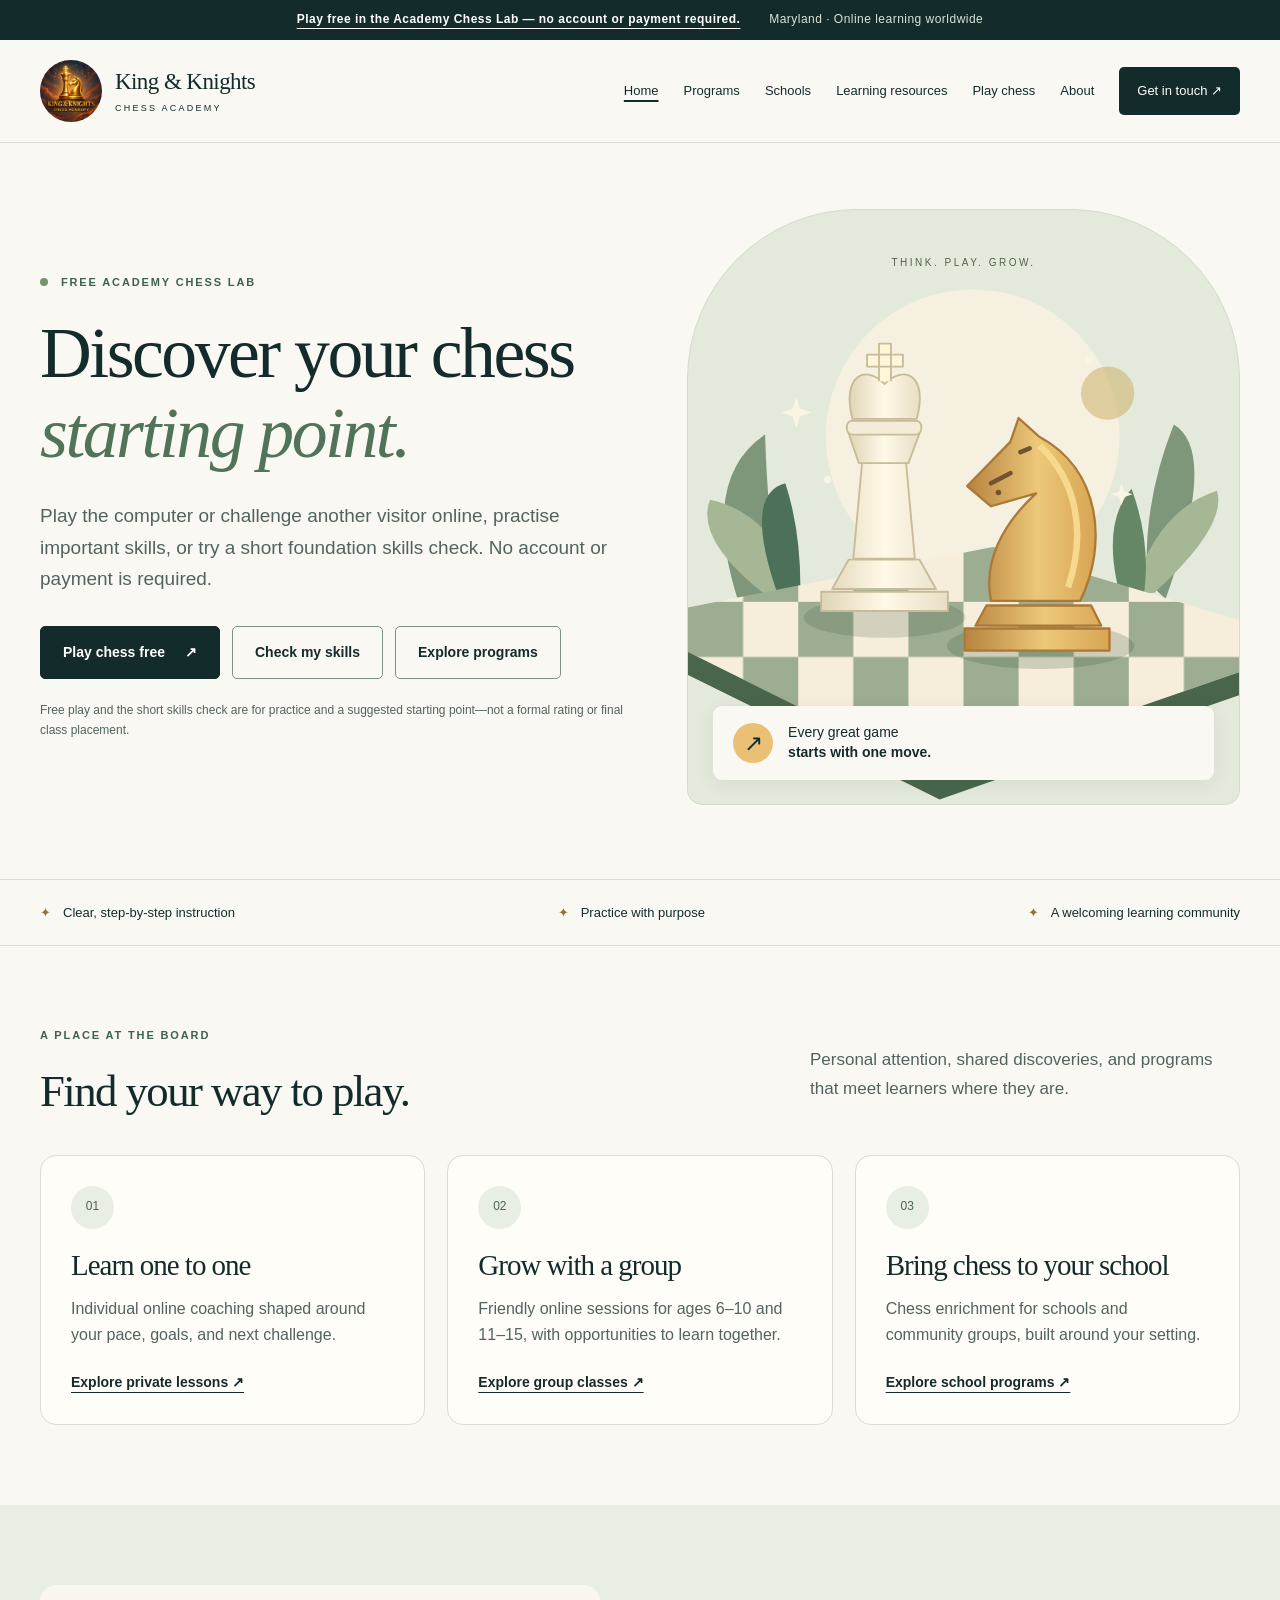
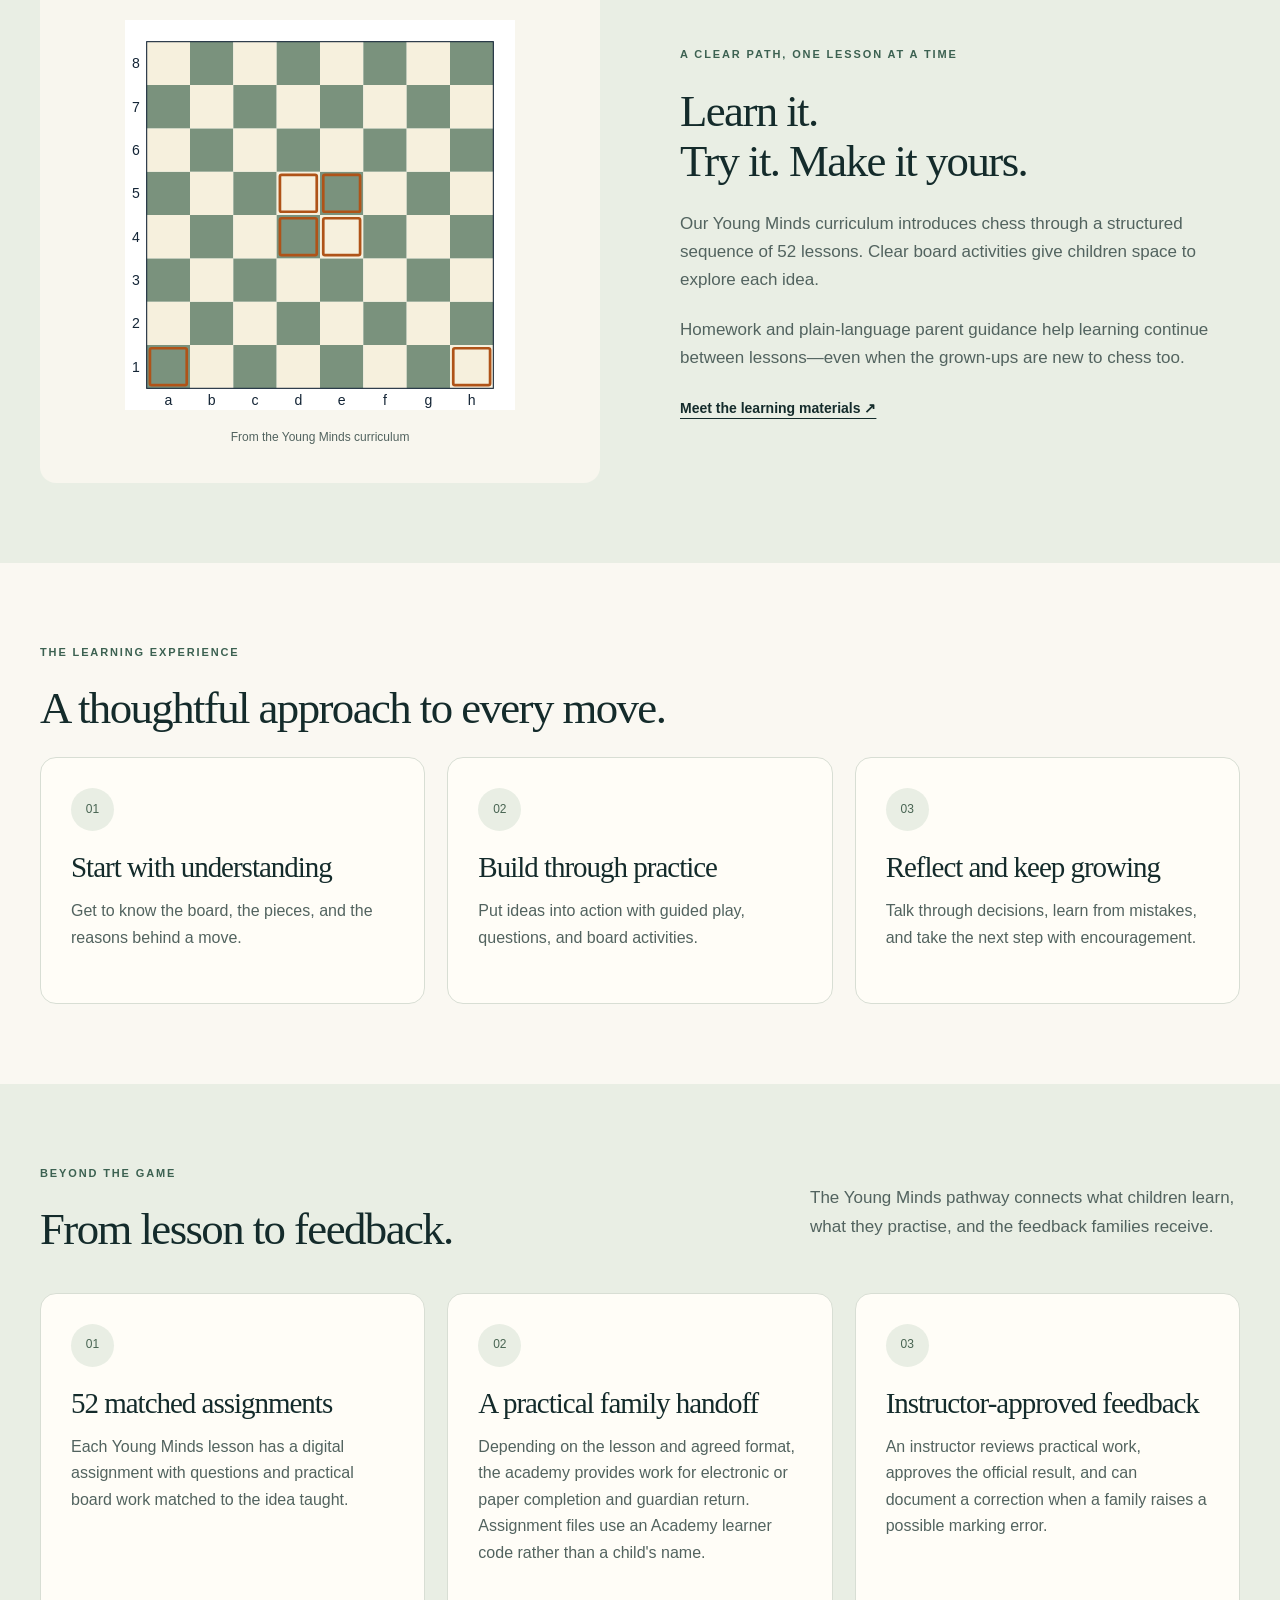
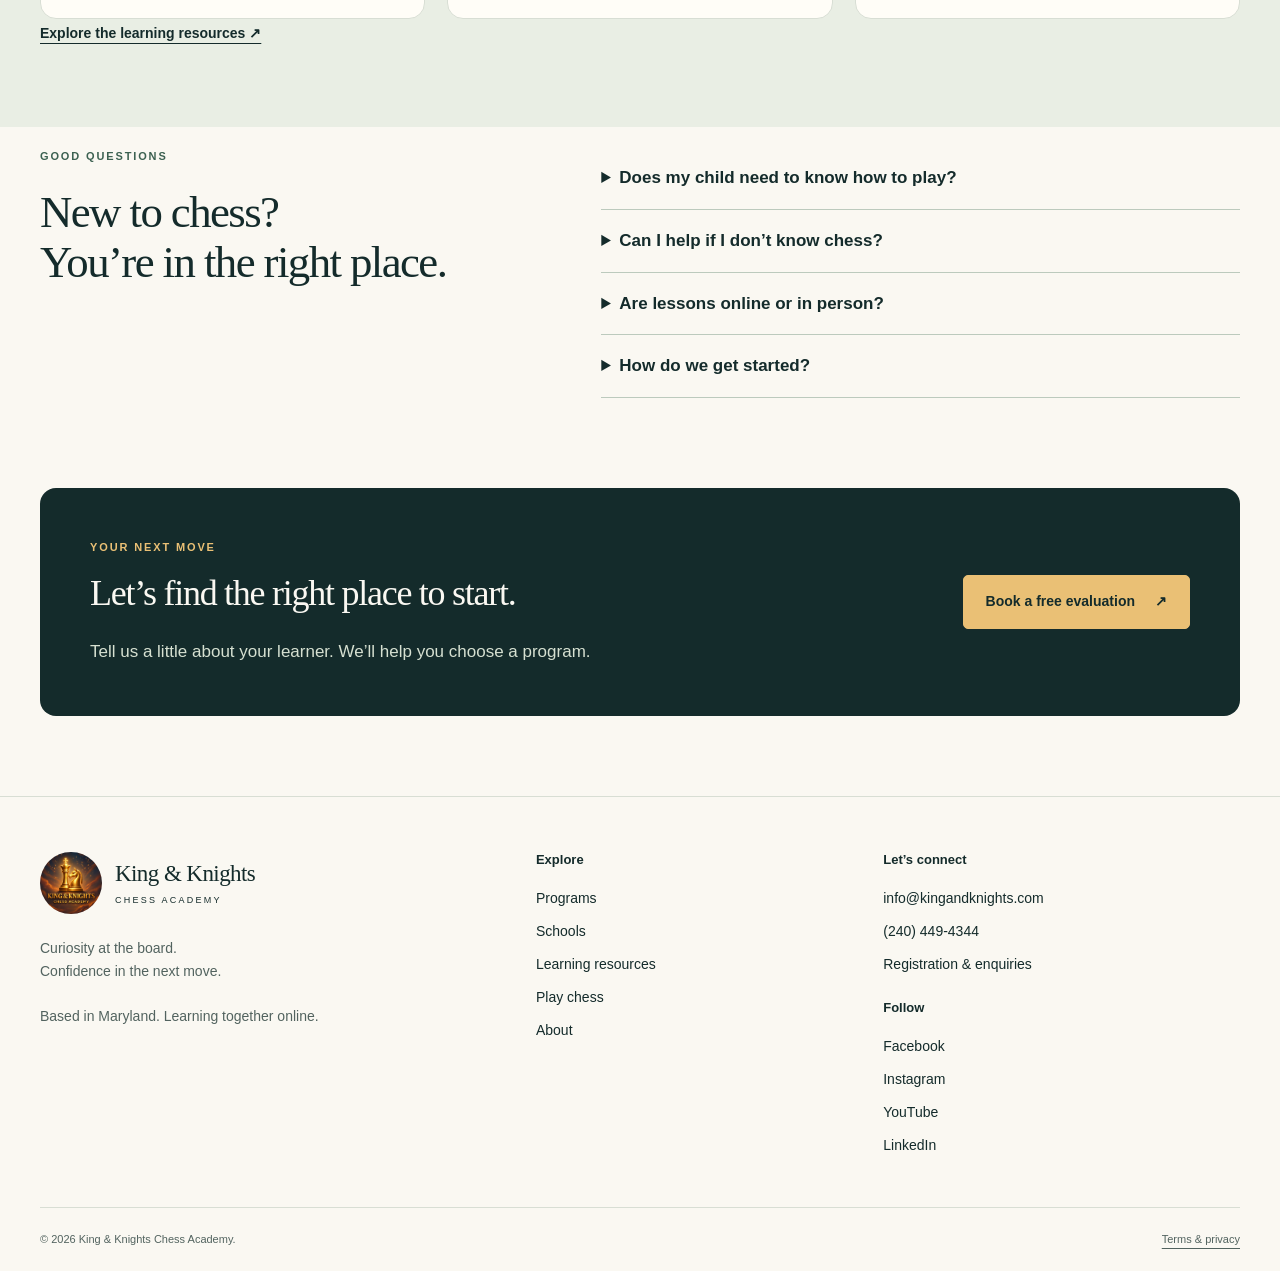
<file: index.html>
<!doctype html>
<html lang="en"><head><meta charset="utf-8"><meta name="viewport" content="width=device-width,initial-scale=1"><title>Chess lessons for curious minds | King &amp; Knights Chess Academy</title><meta name="description" content="Welcoming chess lessons for children and adults. Explore private coaching, online groups, school programs, and the Young Minds curriculum."><link rel="canonical" href="https://kingandknights.com/"><meta name="theme-color" content="#142b2b"><meta property="og:type" content="website"><meta property="og:title" content="Chess lessons for curious minds | King &amp; Knights Chess Academy"><meta property="og:description" content="Welcoming chess lessons for children and adults. Explore private coaching, online groups, school programs, and the Young Minds curriculum."><meta property="og:url" content="https://kingandknights.com/"><meta property="og:image" content="https://kingandknights.com/assets/academy-logo.jpg"><meta name="twitter:card" content="summary"><link rel="icon" href="assets/favicon.svg" type="image/svg+xml"><link rel="stylesheet" href="style.css"><script src="script.js" defer></script><script type="application/ld+json">{"@context": "https://schema.org", "@type": "EducationalOrganization", "name": "King & Knights Chess Academy", "url": "https://kingandknights.com/", "logo": "https://kingandknights.com/assets/academy-logo.jpg", "email": "info@kingandknights.com", "telephone": "+1-240-449-4344"}</script></head>
<body><a class="skip" href="#main">Skip to content</a><div class="announcement"><a href="chess-lab/">Play free in the Academy Chess Lab — no account or payment required.</a> <span>Maryland · Online learning worldwide</span></div><header class="site-header"><div class="wrap header-inner"><a class="brand" href="index.html" aria-label="King and Knights Chess Academy home"><img src="assets/academy-logo.jpg" width="62" height="62" alt=""><span>King &amp; Knights<small>CHESS ACADEMY</small></span></a><button class="menu-toggle" aria-controls="navigation" aria-expanded="false" type="button">Menu <span aria-hidden="true">☰</span></button><nav id="navigation" aria-label="Main navigation"><a href="index.html" aria-current="page">Home</a><a href="services.html">Programs</a><a href="schools.html">Schools</a><a href="resources.html">Learning resources</a><a href="chess-lab/">Play chess</a><a href="about.html">About</a><a class="nav-contact" href="contact.html" >Get in touch <span aria-hidden="true">↗</span></a></nav></div></header>
<main id="main"><section class="wrap hero"><div class="hero-copy"><p class="eyebrow"><span class="dot"></span> Free Academy Chess Lab</p><h1>Discover your chess <em>starting point.</em></h1><p class="lead">Play the computer or challenge another visitor online, practise important skills, or try a short foundation skills check. No account or payment is required.</p><div class="actions"><a class="button" href="chess-lab/">Play chess free <span aria-hidden="true">↗</span></a><a class="button secondary" href="chess-lab/?mode=assess">Check my skills</a><a class="button secondary" href="services.html">Explore programs</a></div><p class="hero-note">Free play and the short skills check are for practice and a suggested starting point—not a formal rating or final class placement.</p></div><div class="hero-art"><div class="art-label">THINK. PLAY. GROW.</div><img src="assets/chess-garden.svg" width="600" height="580" alt="Illustration of a gold knight and ivory king on a chessboard, surrounded by leaves"><div class="art-caption"><span class="mini-symbol" aria-hidden="true">↗</span><span>Every great game<br><strong>starts with one move.</strong></span></div></div></section><div class="principles"><div class="wrap"><span>Clear, step-by-step instruction</span><span>Practice with purpose</span><span>A welcoming learning community</span></div></div><section class="wrap section"><div class="section-heading"><div><p class="eyebrow">A place at the board</p><h2>Find your way to play.</h2></div><p>Personal attention, shared discoveries, and programs that meet learners where they are.</p></div><div class="grid three"><article class="card"><span class="number">01</span><h3>Learn one to one</h3><p>Individual online coaching shaped around your pace, goals, and next challenge.</p><a class="text-link" href="services.html#private">Explore private lessons ↗</a></article><article class="card"><span class="number">02</span><h3>Grow with a group</h3><p>Friendly online sessions for ages 6–10 and 11–15, with opportunities to learn together.</p><a class="text-link" href="services.html#groups">Explore group classes ↗</a></article><article class="card"><span class="number">03</span><h3>Bring chess to your school</h3><p>Chess enrichment for schools and community groups, built around your setting.</p><a class="text-link" href="schools.html">Explore school programs ↗</a></article></div></section><section class="tinted"><div class="wrap split section"><div class="feature-board"><img src="assets/meet-the-board.svg" width="440" height="440" loading="lazy" alt="An empty chessboard with files a to h and ranks 1 to 8"><span>From the Young Minds curriculum</span></div><div><p class="eyebrow">A clear path, one lesson at a time</p><h2>Learn it.<br>Try it. Make it yours.</h2><p>Our Young Minds curriculum introduces chess through a structured sequence of 52 lessons. Clear board activities give children space to explore each idea.</p><p>Homework and plain-language parent guidance help learning continue between lessons—even when the grown-ups are new to chess too.</p><a class="text-link" href="resources.html">Meet the learning materials ↗</a></div></div></section><section class="wrap section"><p class="eyebrow">The learning experience</p><h2>A thoughtful approach to every move.</h2><div class="grid three"><article class="card"><span class="number">01</span><h3>Start with understanding</h3><p>Get to know the board, the pieces, and the reasons behind a move.</p></article><article class="card"><span class="number">02</span><h3>Build through practice</h3><p>Put ideas into action with guided play, questions, and board activities.</p></article><article class="card"><span class="number">03</span><h3>Reflect and keep growing</h3><p>Talk through decisions, learn from mistakes, and take the next step with encouragement.</p></article></div></section><section class="tinted"><div class="wrap section"><div class="section-heading"><div><p class="eyebrow">Beyond the game</p><h2>From lesson to feedback.</h2></div><p>The Young Minds pathway connects what children learn, what they practise, and the feedback families receive.</p></div><div class="grid three"><article class="card"><span class="number">01</span><h3>52 matched assignments</h3><p>Each Young Minds lesson has a digital assignment with questions and practical board work matched to the idea taught.</p></article><article class="card"><span class="number">02</span><h3>A practical family handoff</h3><p>Depending on the lesson and agreed format, the academy provides work for electronic or paper completion and guardian return. Assignment files use an Academy learner code rather than a child's name.</p></article><article class="card"><span class="number">03</span><h3>Instructor-approved feedback</h3><p>An instructor reviews practical work, approves the official result, and can document a correction when a family raises a possible marking error.</p></article></div><a class="text-link" href="resources.html">Explore the learning resources ↗</a></div></section><section class="wrap section faq-section"><div><p class="eyebrow">Good questions</p><h2>New to chess?<br>You’re in the right place.</h2></div><div class="faq"><details><summary>Does my child need to know how to play?</summary><p>No. Beginners can start with the board and pieces. A complimentary evaluation helps us recommend a suitable starting point.</p></details><details><summary>Can I help if I don’t know chess?</summary><p>Yes. The Young Minds parent guide explains the ideas in plain language. Parents can read questions aloud and encourage children to explain their thinking.</p></details><details><summary>Are lessons online or in person?</summary><p>Private and group coaching are available online. Contact us about in-person school and community programs and local availability.</p></details><details><summary>How do we get started?</summary><p>Send an enquiry through our contact page. We’ll discuss your learner’s experience, goals, and available class options before you choose a program.</p></details></div></section><section class="wrap"><div class="cta"><div><p class="eyebrow">Your next move</p><h2>Let’s find the right place to start.</h2><p>Tell us a little about your learner. We’ll help you choose a program.</p></div><a class="button" href="contact.html">Book a free evaluation <span aria-hidden="true">↗</span></a></div></section></main><footer><div class="wrap footer-grid"><div><a class="brand footer-brand" href="index.html"><img src="assets/academy-logo.jpg" width="62" height="62" alt="King and Knights Chess Academy logo"><span>King &amp; Knights<small>CHESS ACADEMY</small></span></a><p>Curiosity at the board.<br>Confidence in the next move.</p><p class="muted">Based in Maryland. Learning together online.</p></div><div><h2>Explore</h2><a href="services.html">Programs</a><a href="schools.html">Schools</a><a href="resources.html">Learning resources</a><a href="chess-lab/">Play chess</a><a href="about.html">About</a></div><div><h2>Let’s connect</h2><a href="mailto:info@kingandknights.com">info@kingandknights.com</a><a href="tel:+12404494344">(240) 449-4344</a><a href="contact.html">Registration &amp; enquiries</a><h2 class="footer-follow">Follow</h2><a href="https://www.facebook.com/profile.php?id=61564719689266" target="_blank" rel="noopener noreferrer">Facebook</a><a href="https://www.instagram.com/kingandknightsca/" target="_blank" rel="noopener noreferrer">Instagram</a><a href="https://www.youtube.com/@KingAndKnightsCA" target="_blank" rel="noopener noreferrer">YouTube</a><a href="https://www.linkedin.com/company/king-and-knights-chess-academy/" target="_blank" rel="noopener noreferrer">LinkedIn</a></div></div><div class="wrap footer-bottom"><span>© <span data-year>2026</span> King &amp; Knights Chess Academy.</span><a href="terms.html">Terms &amp; privacy</a></div></footer></body></html>
</file>
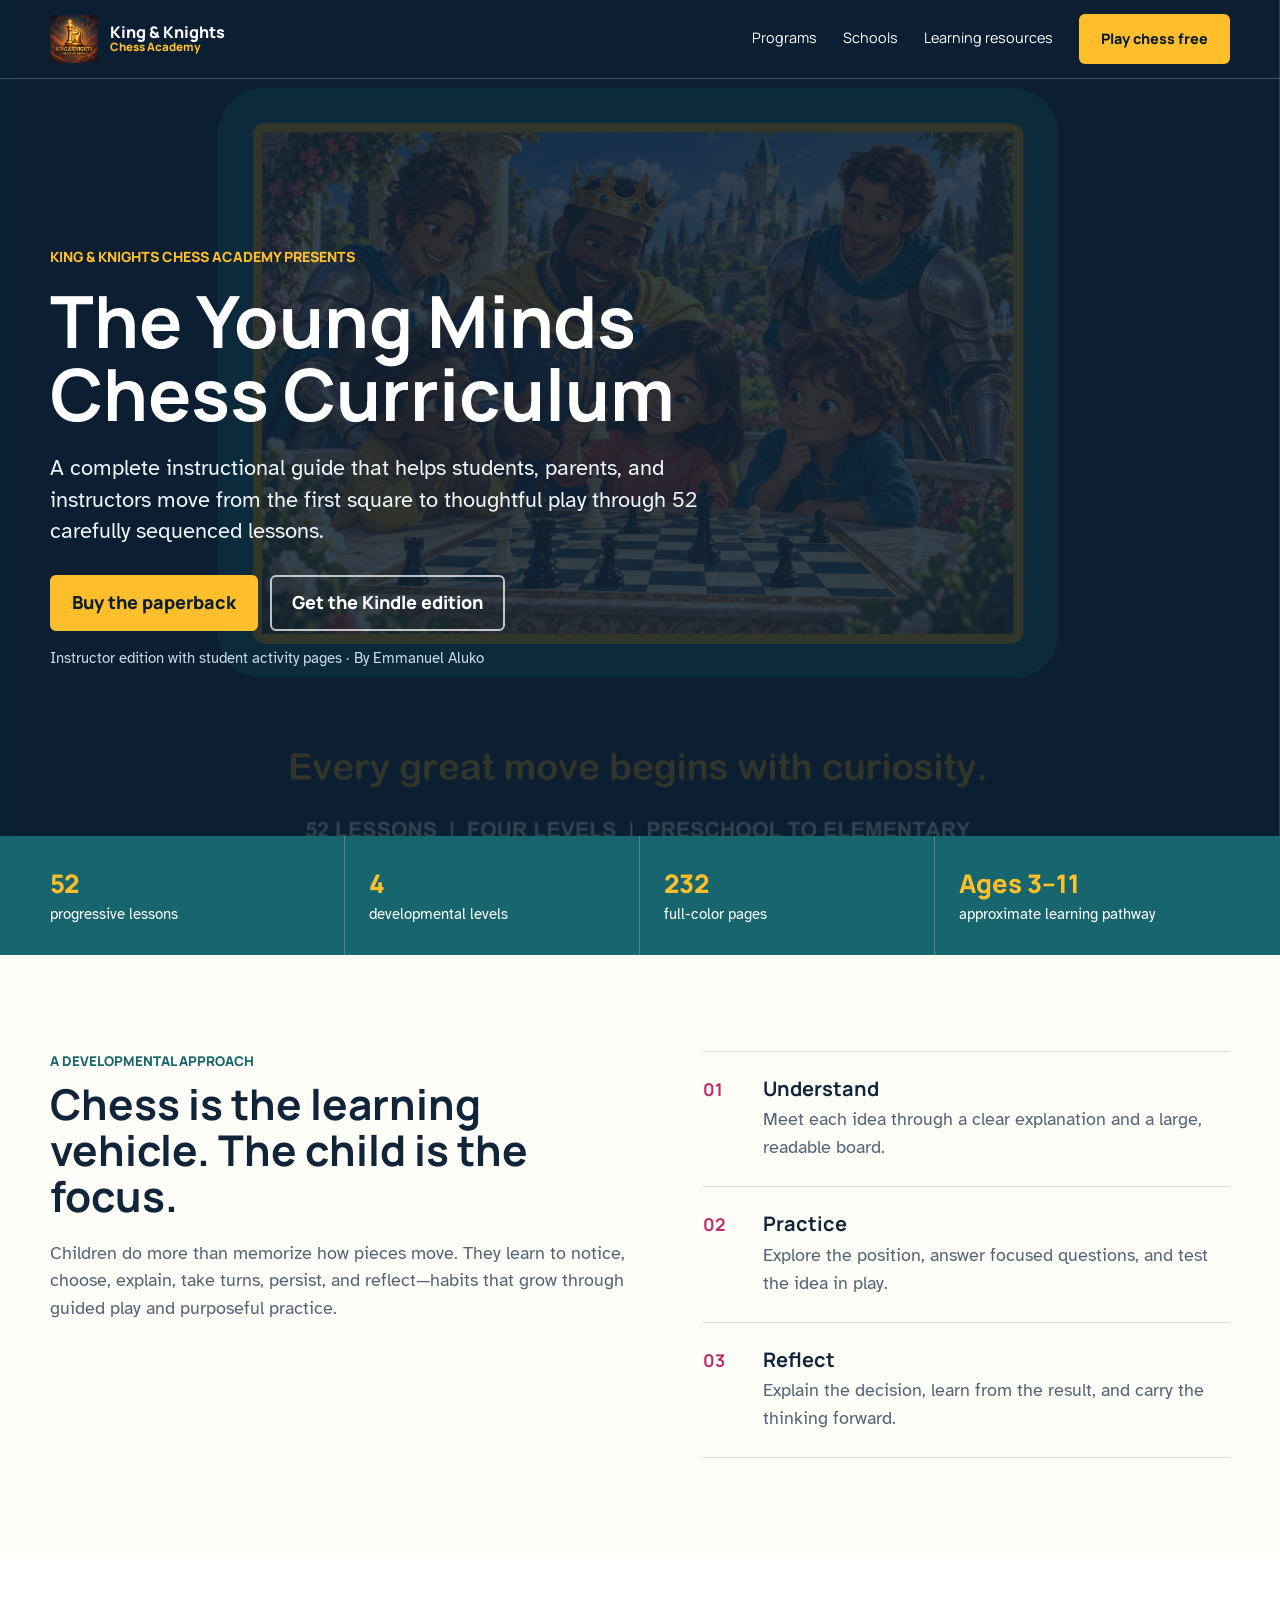
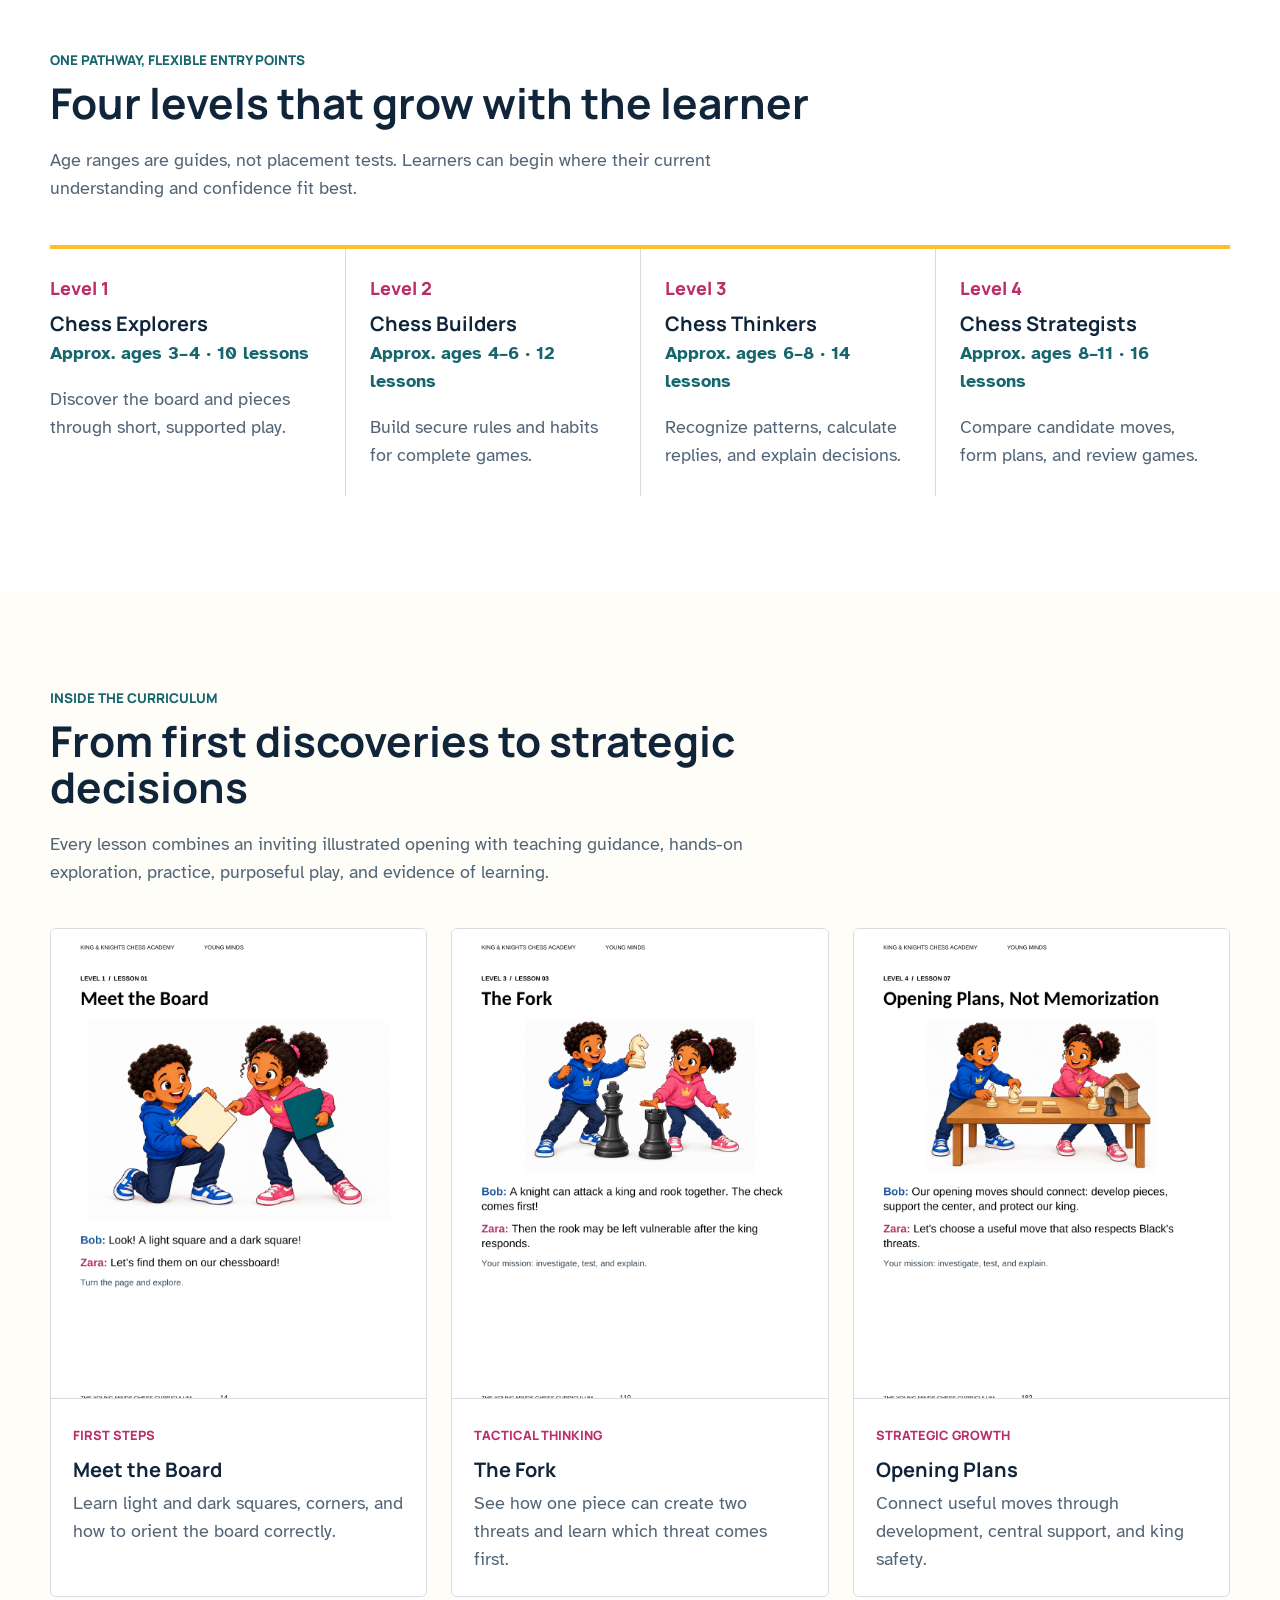
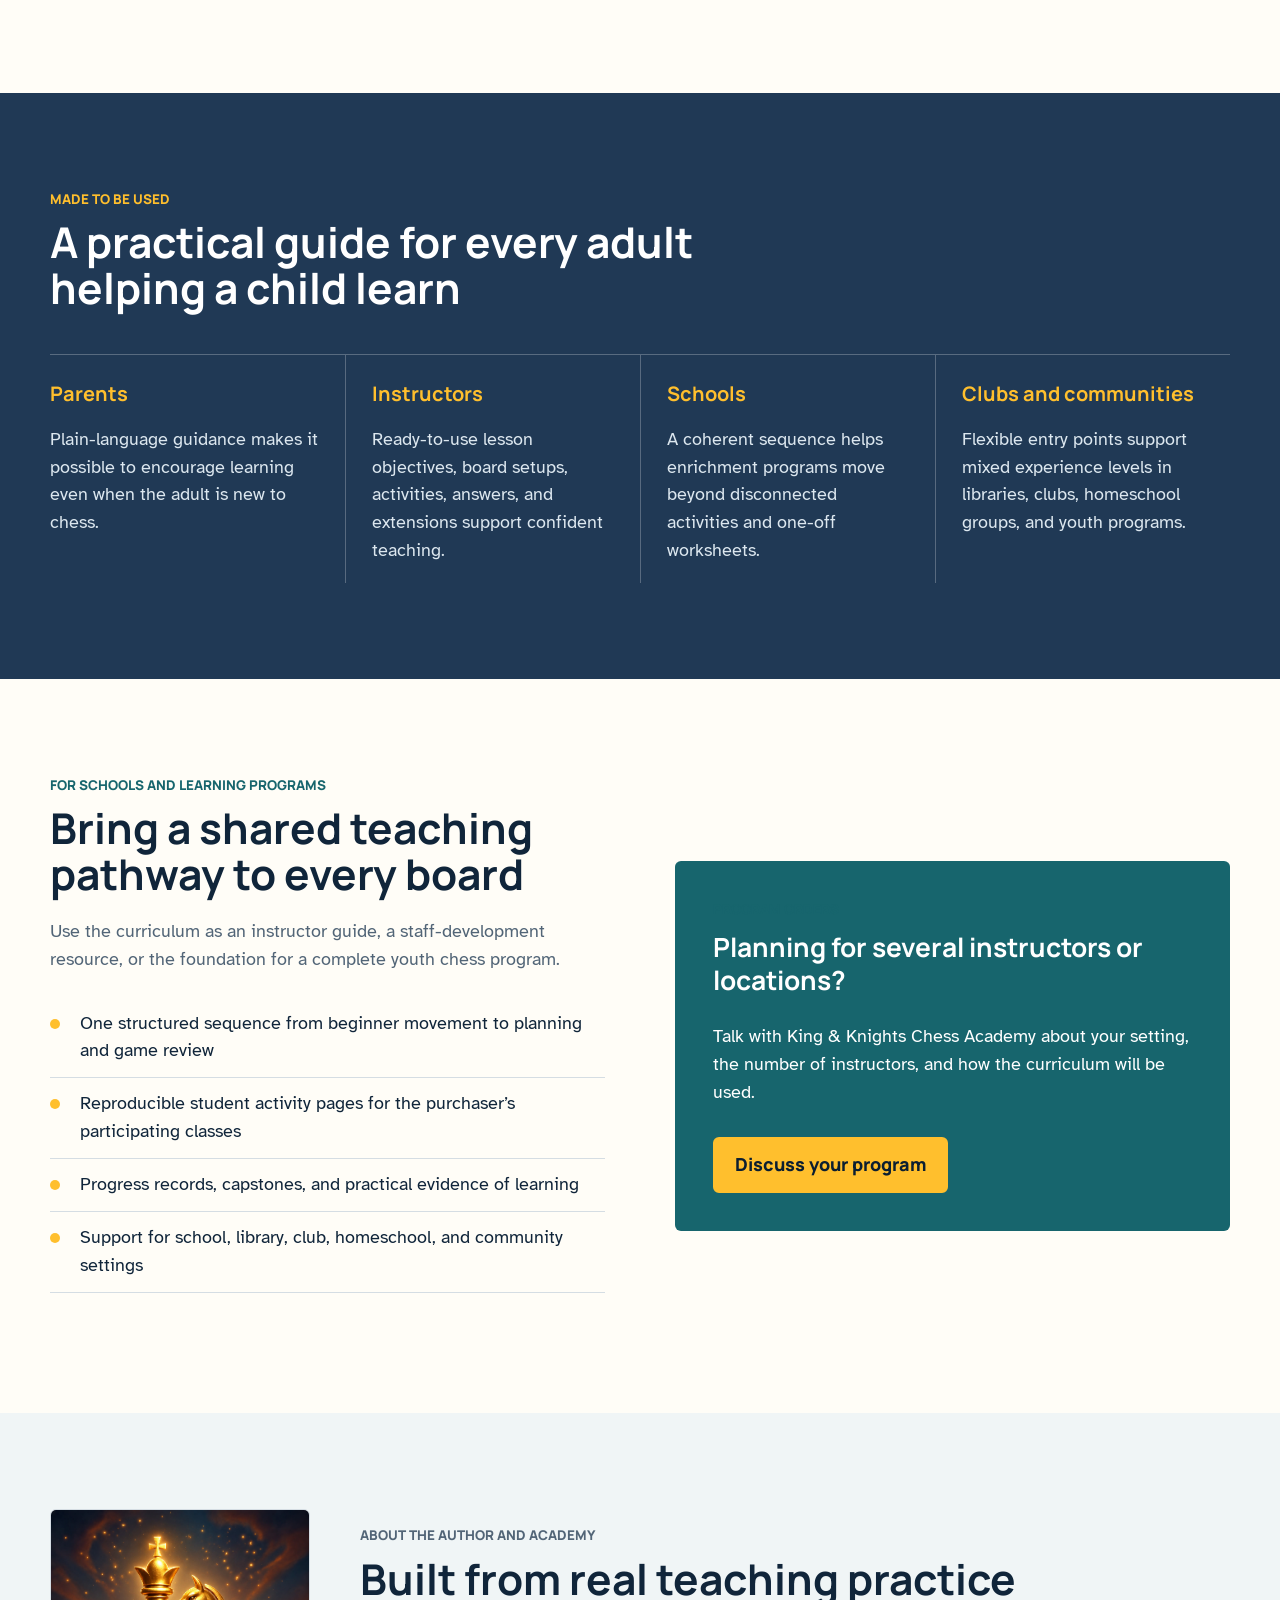
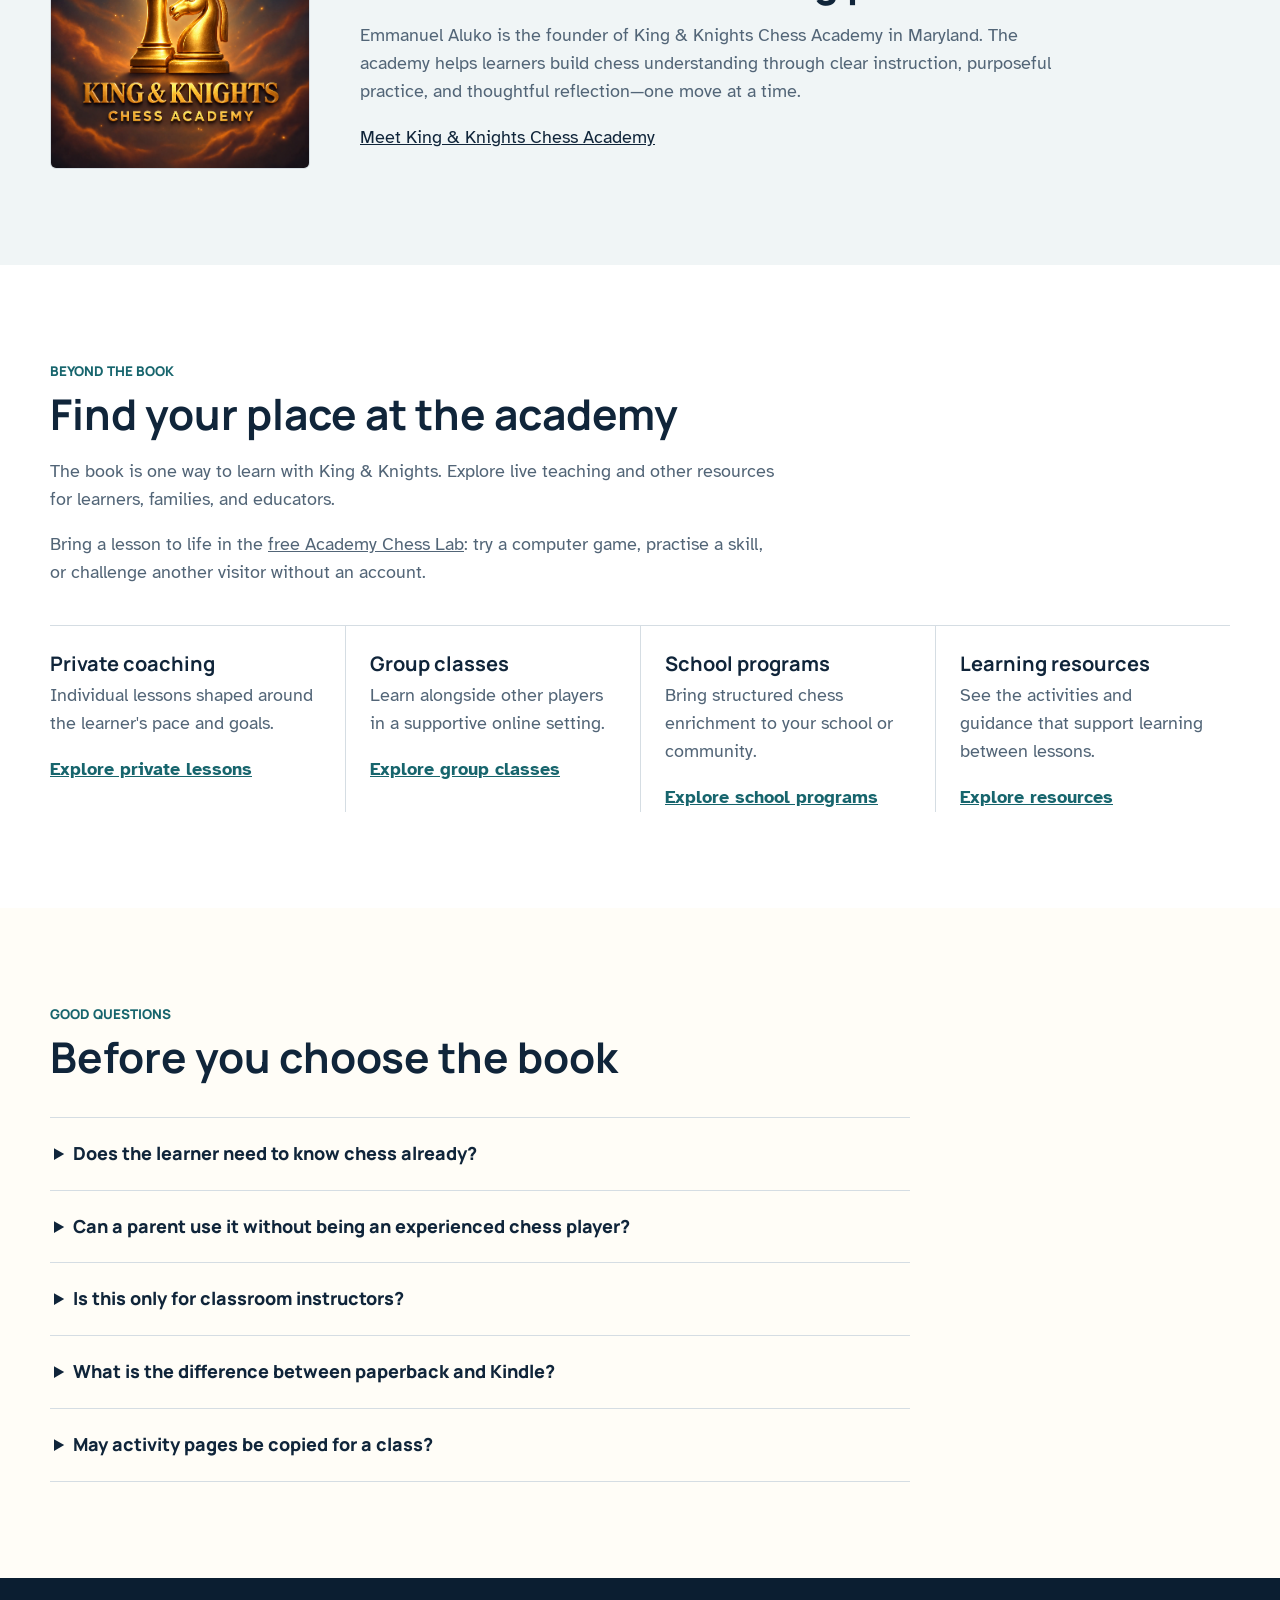
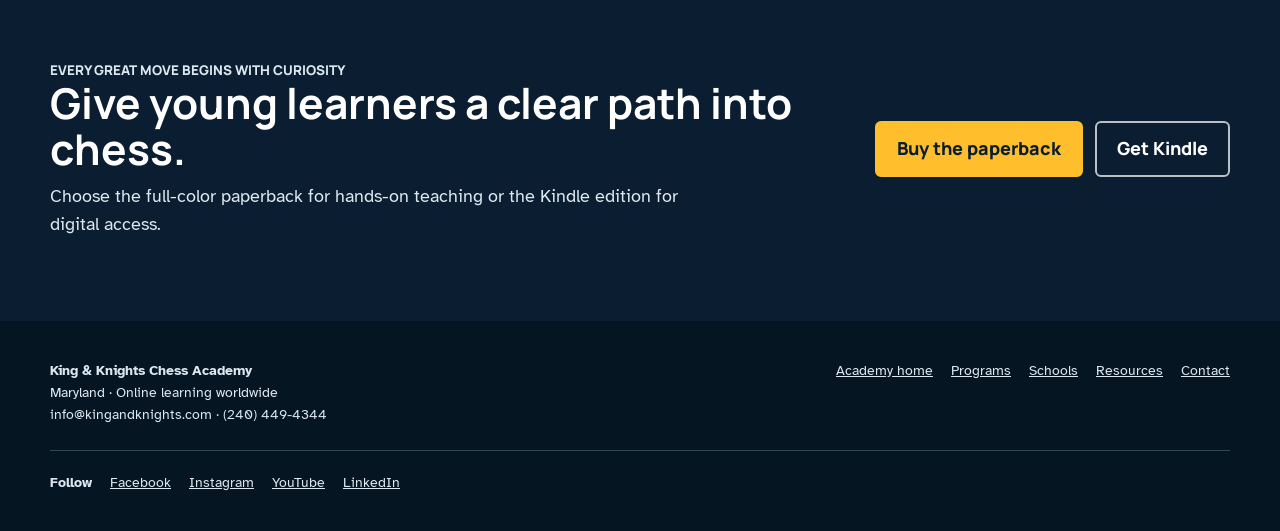
<file: book/index.html>
<!doctype html>
<html lang="en">
<head>
  <meta charset="utf-8">
  <meta name="viewport" content="width=device-width, initial-scale=1">
  <title>The Young Minds Chess Curriculum | King & Knights Chess Academy</title>
  <meta name="description" content="A complete 52-lesson chess curriculum for students, parents, instructors, schools, clubs, and community programs.">
  <link rel="canonical" href="https://kingandknights.com/book/">
  <meta property="og:type" content="book">
  <meta property="og:title" content="The Young Minds Chess Curriculum | King &amp; Knights Chess Academy">
  <meta property="og:description" content="A complete 52-lesson chess curriculum for students, parents, and instructors, from King &amp; Knights Chess Academy.">
  <meta property="og:url" content="https://kingandknights.com/book/">
  <meta property="og:image" content="https://kingandknights.com/book/book-cover.png">
  <meta name="twitter:card" content="summary_large_image">
  <link rel="preconnect" href="https://fonts.googleapis.com">
  <link rel="preconnect" href="https://fonts.gstatic.com" crossorigin>
  <link href="https://fonts.googleapis.com/css2?family=Atkinson+Hyperlegible:wght@400;700&family=Manrope:wght@500;600;700;800&display=swap" rel="stylesheet">
  <link rel="icon" type="image/svg+xml" href="data:image/svg+xml,%3Csvg xmlns='http://www.w3.org/2000/svg' viewBox='0 0 64 64'%3E%3Crect width='64' height='64' rx='10' fill='%23203955'/%3E%3Cpath d='M20 51h29v-7H18l2 7Zm2-10h25l-4-9-10-4 7-10-3-7-14 9 5 7-8 14Z' fill='%23ffbf2d'/%3E%3C/svg%3E">
  <style>
    :root {
      --ink: #10253a;
      --navy: #203955;
      --navy-deep: #0b1e31;
      --teal: #21838c;
      --teal-dark: #17656d;
      --gold: #ffbf2d;
      --gold-deep: #d79200;
      --magenta: #bb2f69;
      --paper: #fffdf7;
      --white: #ffffff;
      --line: #d5dde3;
      --muted: #526577;
      --max: 1180px;
    }

    * { box-sizing: border-box; }
    html { max-width: 100%; overflow-x: hidden; scroll-behavior: smooth; }
    body {
      margin: 0;
      max-width: 100%;
      overflow-x: hidden;
      color: var(--ink);
      background: var(--paper);
      font-family: "Atkinson Hyperlegible", Arial, sans-serif;
      font-size: 18px;
      line-height: 1.55;
    }
    img { max-width: 100%; display: block; }
    a { color: inherit; }
    h1, h2, h3, .brand, .eyebrow, .button, .stat-value {
      font-family: "Manrope", "Segoe UI", sans-serif;
      letter-spacing: 0;
    }
    h1, h2, h3, p { margin-top: 0; }
    h2 {
      max-width: 780px;
      margin-bottom: 1.25rem;
      font-size: 2.65rem;
      line-height: 1.08;
    }
    h3 { font-size: 1.25rem; line-height: 1.25; }
    .shell { width: min(var(--max), calc(100% - 48px)); margin: 0 auto; }
    .skip-link {
      position: fixed;
      left: 16px;
      top: -80px;
      z-index: 100;
      padding: 10px 14px;
      color: var(--navy-deep);
      background: var(--gold);
      border-radius: 4px;
    }
    .skip-link:focus { top: 12px; }

    .site-header {
      position: absolute;
      inset: 0 0 auto;
      z-index: 10;
      color: var(--white);
      border-bottom: 1px solid rgba(255,255,255,.22);
    }
    .nav {
      min-height: 78px;
      display: flex;
      align-items: center;
      justify-content: space-between;
      gap: 24px;
    }
    .brand {
      display: inline-flex;
      align-items: center;
      gap: 12px;
      text-decoration: none;
      font-weight: 800;
      font-size: 1rem;
      line-height: 1.1;
    }
    .brand img { width: 48px; height: 48px; object-fit: cover; border-radius: 4px; }
    .brand span small { display: block; font-size: .72rem; color: var(--gold); }
    .nav-links { display: flex; align-items: center; gap: 26px; font-family: "Manrope", sans-serif; font-size: .9rem; }
    .nav-links a { text-decoration: none; border-bottom: 2px solid transparent; }
    .nav-links a:hover, .nav-links a:focus-visible { border-color: var(--gold); }

    .hero {
      min-height: 90vh;
      display: flex;
      align-items: flex-end;
      position: relative;
      overflow: hidden;
      color: var(--white);
      background: var(--navy-deep) url("book-cover.png") center 78% / cover no-repeat;
    }
    .hero::before {
      content: "";
      position: absolute;
      inset: 0;
      background: rgba(7, 25, 43, .82);
    }
    .hero-content {
      position: relative;
      z-index: 1;
      width: 100%;
      padding: 150px 0 70px;
    }
    .hero-copy { max-width: 790px; }
    .eyebrow {
      margin-bottom: 1rem;
      color: var(--gold);
      font-size: .88rem;
      font-weight: 800;
      text-transform: uppercase;
    }
    h1 {
      margin-bottom: 1.35rem;
      font-size: 4.5rem;
      line-height: 1.02;
      text-wrap: balance;
    }
    .hero-lede {
      max-width: 690px;
      margin-bottom: 1.8rem;
      color: #eef5fa;
      font-size: 1.35rem;
      line-height: 1.45;
    }
    .actions { display: flex; flex-wrap: wrap; gap: 12px; }
    .button {
      display: inline-flex;
      min-height: 50px;
      align-items: center;
      justify-content: center;
      padding: 12px 20px;
      border: 2px solid var(--gold);
      border-radius: 6px;
      background: var(--gold);
      color: var(--navy-deep);
      font-weight: 800;
      text-decoration: none;
    }
    .button:hover, .button:focus-visible { background: #ffd46c; border-color: #ffd46c; }
    .button.secondary { color: var(--white); background: transparent; border-color: rgba(255,255,255,.72); }
    .button.secondary:hover, .button.secondary:focus-visible { color: var(--navy-deep); background: var(--white); border-color: var(--white); }
    .hero-note { margin: 16px 0 0; color: #ccdae5; font-size: .92rem; }

    .stats { color: var(--white); background: var(--teal-dark); }
    .stat-grid { display: grid; grid-template-columns: repeat(4, 1fr); }
    .stat { padding: 28px 24px; border-right: 1px solid rgba(255,255,255,.25); }
    .stat:first-child { padding-left: 0; }
    .stat:last-child { border-right: 0; }
    .stat-value { display: block; color: var(--gold); font-size: 1.6rem; font-weight: 800; }
    .stat-label { display: block; font-size: .95rem; }

    section { padding: 96px 0; }
    .section-intro { max-width: 730px; color: var(--muted); font-size: 1.12rem; }
    .kicker { margin-bottom: .65rem; color: var(--teal-dark); font-family: "Manrope", sans-serif; font-size: .84rem; font-weight: 800; text-transform: uppercase; }

    .approach-grid {
      display: grid;
      grid-template-columns: 1.05fr .95fr;
      gap: 70px;
      align-items: start;
    }
    .principles { border-top: 1px solid var(--line); }
    .principle { display: grid; grid-template-columns: 42px 1fr; gap: 18px; padding: 24px 0; border-bottom: 1px solid var(--line); }
    .principle b { color: var(--magenta); font-family: "Manrope", sans-serif; font-size: 1.1rem; }
    .principle h3 { margin-bottom: .35rem; }
    .principle p { margin-bottom: 0; color: var(--muted); }

    .levels { background: var(--white); }
    .level-grid { display: grid; grid-template-columns: repeat(4, 1fr); margin-top: 42px; border-top: 4px solid var(--gold); }
    .level { padding: 26px 24px 8px 0; }
    .level + .level { padding-left: 24px; border-left: 1px solid var(--line); }
    .level-number { color: var(--magenta); font-family: "Manrope", sans-serif; font-weight: 800; }
    .level h3 { margin: .5rem 0 .25rem; }
    .level-age { color: var(--teal-dark); font-weight: 700; }
    .level p:last-child { color: var(--muted); }

    .preview-grid { display: grid; grid-template-columns: repeat(3, 1fr); gap: 24px; margin-top: 42px; }
    .preview-card, .level, .audience-item, .school-grid > *, .about-grid > * { min-width: 0; }
    .preview-card { overflow: hidden; background: var(--white); border: 1px solid var(--line); border-radius: 6px; }
    .preview-card img { width: 100%; aspect-ratio: 4 / 5; object-fit: cover; object-position: top; border-bottom: 1px solid var(--line); }
    .preview-body { padding: 22px; }
    .preview-body span { color: var(--magenta); font-family: "Manrope", sans-serif; font-size: .8rem; font-weight: 800; text-transform: uppercase; }
    .preview-body h3 { margin: .55rem 0 .5rem; }
    .preview-body p { margin-bottom: 0; color: var(--muted); }

    .audience { color: var(--white); background: var(--navy); }
    .audience h2 { color: var(--white); }
    .audience .kicker { color: var(--gold); }
    .audience-grid { display: grid; grid-template-columns: repeat(4, 1fr); gap: 0; margin-top: 42px; border-top: 1px solid rgba(255,255,255,.25); }
    .audience-item { padding: 26px 26px 0 0; }
    .audience-item + .audience-item { padding-left: 26px; border-left: 1px solid rgba(255,255,255,.25); }
    .audience-item h3 { color: var(--gold); }
    .audience-item p { color: #dce7ef; }

    .school-grid { display: grid; grid-template-columns: 1fr 1fr; gap: 70px; align-items: center; }
    .school-points { padding: 0; margin: 24px 0; list-style: none; }
    .school-points li { position: relative; padding: 12px 0 12px 30px; border-bottom: 1px solid var(--line); }
    .school-points li::before { content: ""; position: absolute; left: 0; top: 21px; width: 10px; height: 10px; background: var(--gold); border-radius: 50%; }
    .school-panel { padding: 38px; color: var(--white); background: var(--teal-dark); border-radius: 6px; }
    .school-panel h3 { font-size: 1.65rem; }
    .school-panel .button { margin-top: 12px; }

    .about { background: #f0f5f6; }
    .about-grid { display: grid; grid-template-columns: 260px 1fr; gap: 50px; align-items: center; }
    .about-mark { width: 100%; border-radius: 6px; border: 1px solid var(--line); }
    .about-copy p { max-width: 720px; color: var(--muted); }

    .academy-pathways { background: var(--white); }
    .pathway-grid { display: grid; grid-template-columns: repeat(4, 1fr); margin-top: 38px; border-top: 1px solid var(--line); }
    .pathway { min-width: 0; padding: 25px 24px 0 0; }
    .pathway + .pathway { padding-left: 24px; border-left: 1px solid var(--line); }
    .pathway h3 { margin-bottom: .4rem; }
    .pathway p { color: var(--muted); }
    .pathway a { color: var(--teal-dark); font-weight: 700; }

    .faq-list { max-width: 860px; margin-top: 36px; border-top: 1px solid var(--line); }
    details { border-bottom: 1px solid var(--line); }
    summary { cursor: pointer; padding: 22px 4px; font-family: "Manrope", sans-serif; font-weight: 800; }
    details p { padding: 0 4px 22px; margin: 0; color: var(--muted); }

    .final-cta { padding: 82px 0; color: var(--white); background: var(--navy-deep); }
    .final-cta-inner { display: flex; align-items: center; justify-content: space-between; gap: 40px; }
    .final-cta h2 { margin-bottom: .65rem; color: var(--white); }
    .final-cta p { max-width: 680px; margin-bottom: 0; color: #dce7ef; }

    footer { padding: 38px 0; color: #dce7ef; background: #061522; font-size: .9rem; }
    .footer-grid { display: flex; align-items: flex-start; justify-content: space-between; gap: 28px; }
    .footer-links { display: flex; flex-wrap: wrap; gap: 18px; }
    .footer-links a:hover, .footer-links a:focus-visible { color: var(--gold); }
    .footer-social { display: flex; flex-wrap: wrap; align-items: center; gap: 12px 18px; margin-top: 24px; padding-top: 20px; border-top: 1px solid #334653; }
    .footer-social a:hover, .footer-social a:focus-visible { color: var(--gold); }

    :focus-visible { outline: 3px solid var(--gold); outline-offset: 3px; }

    @media (max-width: 900px) {
      h1 { font-size: 3.5rem; }
      h2 { font-size: 2.2rem; }
      .nav-links a:not(.button) { display: none; }
      .stat-grid, .level-grid, .audience-grid, .pathway-grid { grid-template-columns: repeat(2, 1fr); }
      .stat:nth-child(2) { border-right: 0; }
      .stat:nth-child(-n+2) { border-bottom: 1px solid rgba(255,255,255,.25); }
      .stat:nth-child(3) { padding-left: 0; }
      .level:nth-child(3), .audience-item:nth-child(3) { border-left: 0; padding-left: 0; }
      .pathway:nth-child(3) { border-left: 0; padding-left: 0; }
      .level:nth-child(n+3), .audience-item:nth-child(n+3), .pathway:nth-child(n+3) { margin-top: 28px; border-top: 1px solid var(--line); }
      .approach-grid, .school-grid { grid-template-columns: 1fr; gap: 44px; }
      .preview-grid { grid-template-columns: 1fr 1fr; }
      .about-grid { grid-template-columns: 190px 1fr; }
      .final-cta-inner { align-items: flex-start; flex-direction: column; }
    }

    @media (max-width: 620px) {
      body { font-size: 17px; }
      .shell { width: min(var(--max), calc(100% - 32px)); }
      .nav { min-height: 68px; }
      .brand img { width: 40px; height: 40px; }
      .brand span { font-size: .82rem; }
      .nav-links .button { min-height: 42px; padding: 9px 12px; font-size: .78rem; }
      .hero { min-height: 86vh; background-position: 56% 76%; }
      .hero-content { padding: 120px 0 54px; }
      h1 { font-size: 2.75rem; }
      h2 { font-size: 1.9rem; }
      .hero-lede { font-size: 1.12rem; }
      .actions { flex-direction: column; align-items: stretch; }
      .button { width: 100%; }
      section { padding: 70px 0; }
      .stat-grid, .level-grid, .preview-grid, .audience-grid, .pathway-grid { grid-template-columns: 1fr; }
      .stat { padding: 20px 0; border-right: 0; border-bottom: 1px solid rgba(255,255,255,.25); }
      .stat:last-child { border-bottom: 0; }
      .level, .level + .level, .level:nth-child(3) { padding: 24px 0; border-left: 0; border-top: 1px solid var(--line); }
      .level:first-child { border-top: 0; }
      .audience-item, .audience-item + .audience-item, .audience-item:nth-child(3) { padding: 24px 0 0; border-left: 0; border-top: 1px solid rgba(255,255,255,.25); }
      .pathway, .pathway + .pathway, .pathway:nth-child(3) { padding: 24px 0 0; margin-top: 0; border-left: 0; border-top: 1px solid var(--line); }
      .about-grid { grid-template-columns: 1fr; }
      .about-mark { max-width: 220px; }
      .footer-grid { flex-direction: column; }
    }
  </style>
</head>
<body>
  <a class="skip-link" href="#main">Skip to main content</a>

  <header class="site-header">
    <div class="shell nav">
      <a class="brand" href="../index.html" aria-label="King and Knights Chess Academy home">
        <img src="academy-mark.jpeg" alt="">
        <span>King &amp; Knights<small>Chess Academy</small></span>
      </a>
      <nav class="nav-links" aria-label="Academy navigation">
        <a href="../services.html">Programs</a>
        <a href="../schools.html">Schools</a>
        <a href="../resources.html">Learning resources</a>
        <a class="button" href="../chess-lab/">Play chess free</a>
      </nav>
    </div>
  </header>

  <main id="main">
    <section class="hero" aria-labelledby="book-title">
      <div class="hero-content">
        <div class="shell">
          <div class="hero-copy">
            <p class="eyebrow">King &amp; Knights Chess Academy presents</p>
            <h1 id="book-title">The Young Minds Chess Curriculum</h1>
            <p class="hero-lede">A complete instructional guide that helps students, parents, and instructors move from the first square to thoughtful play through 52 carefully sequenced lessons.</p>
            <div class="actions">
              <a class="button" href="https://www.amazon.com/dp/B0HLCN6H6H">Buy the paperback</a>
              <a class="button secondary" href="https://www.amazon.com/dp/B0HLCXMXDH">Get the Kindle edition</a>
            </div>
            <p class="hero-note">Instructor edition with student activity pages · By Emmanuel Aluko</p>
          </div>
        </div>
      </div>
    </section>

    <div class="stats" aria-label="Book highlights">
      <div class="shell stat-grid">
        <div class="stat"><span class="stat-value">52</span><span class="stat-label">progressive lessons</span></div>
        <div class="stat"><span class="stat-value">4</span><span class="stat-label">developmental levels</span></div>
        <div class="stat"><span class="stat-value">232</span><span class="stat-label">full-color pages</span></div>
        <div class="stat"><span class="stat-value">Ages 3–11</span><span class="stat-label">approximate learning pathway</span></div>
      </div>
    </div>

    <section aria-labelledby="approach-title">
      <div class="shell approach-grid">
        <div>
          <p class="kicker">A developmental approach</p>
          <h2 id="approach-title">Chess is the learning vehicle. The child is the focus.</h2>
          <p class="section-intro">Children do more than memorize how pieces move. They learn to notice, choose, explain, take turns, persist, and reflect—habits that grow through guided play and purposeful practice.</p>
        </div>
        <div class="principles">
          <div class="principle"><b>01</b><div><h3>Understand</h3><p>Meet each idea through a clear explanation and a large, readable board.</p></div></div>
          <div class="principle"><b>02</b><div><h3>Practice</h3><p>Explore the position, answer focused questions, and test the idea in play.</p></div></div>
          <div class="principle"><b>03</b><div><h3>Reflect</h3><p>Explain the decision, learn from the result, and carry the thinking forward.</p></div></div>
        </div>
      </div>
    </section>

    <section class="levels" aria-labelledby="levels-title">
      <div class="shell">
        <p class="kicker">One pathway, flexible entry points</p>
        <h2 id="levels-title">Four levels that grow with the learner</h2>
        <p class="section-intro">Age ranges are guides, not placement tests. Learners can begin where their current understanding and confidence fit best.</p>
        <div class="level-grid">
          <article class="level"><span class="level-number">Level 1</span><h3>Chess Explorers</h3><p class="level-age">Approx. ages 3–4 · 10 lessons</p><p>Discover the board and pieces through short, supported play.</p></article>
          <article class="level"><span class="level-number">Level 2</span><h3>Chess Builders</h3><p class="level-age">Approx. ages 4–6 · 12 lessons</p><p>Build secure rules and habits for complete games.</p></article>
          <article class="level"><span class="level-number">Level 3</span><h3>Chess Thinkers</h3><p class="level-age">Approx. ages 6–8 · 14 lessons</p><p>Recognize patterns, calculate replies, and explain decisions.</p></article>
          <article class="level"><span class="level-number">Level 4</span><h3>Chess Strategists</h3><p class="level-age">Approx. ages 8–11 · 16 lessons</p><p>Compare candidate moves, form plans, and review games.</p></article>
        </div>
      </div>
    </section>

    <section id="inside" aria-labelledby="inside-title">
      <div class="shell">
        <p class="kicker">Inside the curriculum</p>
        <h2 id="inside-title">From first discoveries to strategic decisions</h2>
        <p class="section-intro">Every lesson combines an inviting illustrated opening with teaching guidance, hands-on exploration, practice, purposeful play, and evidence of learning.</p>
        <div class="preview-grid">
          <article class="preview-card"><img src="lesson-meet-the-board.png" alt="Illustrated opening for the Meet the Board lesson"><div class="preview-body"><span>First steps</span><h3>Meet the Board</h3><p>Learn light and dark squares, corners, and how to orient the board correctly.</p></div></article>
          <article class="preview-card"><img src="lesson-the-fork.png" alt="Illustrated opening for the chess fork lesson"><div class="preview-body"><span>Tactical thinking</span><h3>The Fork</h3><p>See how one piece can create two threats and learn which threat comes first.</p></div></article>
          <article class="preview-card"><img src="lesson-opening-plans.png" alt="Illustrated opening for the Opening Plans lesson"><div class="preview-body"><span>Strategic growth</span><h3>Opening Plans</h3><p>Connect useful moves through development, central support, and king safety.</p></div></article>
        </div>
      </div>
    </section>

    <section class="audience" aria-labelledby="audience-title">
      <div class="shell">
        <p class="kicker">Made to be used</p>
        <h2 id="audience-title">A practical guide for every adult helping a child learn</h2>
        <div class="audience-grid">
          <article class="audience-item"><h3>Parents</h3><p>Plain-language guidance makes it possible to encourage learning even when the adult is new to chess.</p></article>
          <article class="audience-item"><h3>Instructors</h3><p>Ready-to-use lesson objectives, board setups, activities, answers, and extensions support confident teaching.</p></article>
          <article class="audience-item"><h3>Schools</h3><p>A coherent sequence helps enrichment programs move beyond disconnected activities and one-off worksheets.</p></article>
          <article class="audience-item"><h3>Clubs and communities</h3><p>Flexible entry points support mixed experience levels in libraries, clubs, homeschool groups, and youth programs.</p></article>
        </div>
      </div>
    </section>

    <section id="schools" aria-labelledby="schools-title">
      <div class="shell school-grid">
        <div>
          <p class="kicker">For schools and learning programs</p>
          <h2 id="schools-title">Bring a shared teaching pathway to every board</h2>
          <p class="section-intro">Use the curriculum as an instructor guide, a staff-development resource, or the foundation for a complete youth chess program.</p>
          <ul class="school-points">
            <li>One structured sequence from beginner movement to planning and game review</li>
            <li>Reproducible student activity pages for the purchaser’s participating classes</li>
            <li>Progress records, capstones, and practical evidence of learning</li>
            <li>Support for school, library, club, homeschool, and community settings</li>
          </ul>
        </div>
        <aside class="school-panel" aria-label="School and group orders">
          <p class="kicker">Program orders</p>
          <h3>Planning for several instructors or locations?</h3>
          <p>Talk with King &amp; Knights Chess Academy about your setting, the number of instructors, and how the curriculum will be used.</p>
          <a class="button" href="../contact.html#other-enquiries">Discuss your program</a>
        </aside>
      </div>
    </section>

    <section class="about" aria-labelledby="about-title">
      <div class="shell about-grid">
        <img class="about-mark" src="academy-mark.jpeg" alt="King and Knights Chess Academy gold king and knight mark">
        <div class="about-copy">
          <p class="kicker">About the author and academy</p>
          <h2 id="about-title">Built from real teaching practice</h2>
          <p>Emmanuel Aluko is the founder of King &amp; Knights Chess Academy in Maryland. The academy helps learners build chess understanding through clear instruction, purposeful practice, and thoughtful reflection—one move at a time.</p>
          <a href="../about.html">Meet King &amp; Knights Chess Academy</a>
        </div>
      </div>
    </section>

    <section class="academy-pathways" aria-labelledby="pathways-title">
      <div class="shell">
        <p class="kicker">Beyond the book</p>
        <h2 id="pathways-title">Find your place at the academy</h2>
        <p class="section-intro">The book is one way to learn with King &amp; Knights. Explore live teaching and other resources for learners, families, and educators.</p>
        <p class="section-intro">Bring a lesson to life in the <a href="../chess-lab/">free Academy Chess Lab</a>: try a computer game, practise a skill, or challenge another visitor without an account.</p>
        <div class="pathway-grid">
          <div class="pathway"><h3>Private coaching</h3><p>Individual lessons shaped around the learner's pace and goals.</p><a href="../services.html#private">Explore private lessons</a></div>
          <div class="pathway"><h3>Group classes</h3><p>Learn alongside other players in a supportive online setting.</p><a href="../services.html#groups">Explore group classes</a></div>
          <div class="pathway"><h3>School programs</h3><p>Bring structured chess enrichment to your school or community.</p><a href="../schools.html">Explore school programs</a></div>
          <div class="pathway"><h3>Learning resources</h3><p>See the activities and guidance that support learning between lessons.</p><a href="../resources.html">Explore resources</a></div>
        </div>
      </div>
    </section>

    <section aria-labelledby="faq-title">
      <div class="shell">
        <p class="kicker">Good questions</p>
        <h2 id="faq-title">Before you choose the book</h2>
        <div class="faq-list">
          <details><summary>Does the learner need to know chess already?</summary><p>No. The curriculum begins with the board and pieces, then develops rules, tactics, planning, and reflection step by step.</p></details>
          <details><summary>Can a parent use it without being an experienced chess player?</summary><p>Yes. Explanations, answers, setups, and teaching notes are written to help adults guide learning clearly. A real board and pieces are recommended for practice.</p></details>
          <details><summary>Is this only for classroom instructors?</summary><p>No. It is designed for instructors, parents, schools, chess clubs, homeschool groups, libraries, and community programs.</p></details>
          <details><summary>What is the difference between paperback and Kindle?</summary><p>The paperback is the full-color instructor edition with physical activity pages. The Kindle edition offers the same curriculum in a reflowable digital format for compatible devices and apps.</p></details>
          <details><summary>May activity pages be copied for a class?</summary><p>The original purchaser may reproduce the specifically designated activity pages for students directly participating in that purchaser’s classes at one physical location. The full license appears inside the book.</p></details>
        </div>
      </div>
    </section>

    <section class="final-cta" aria-labelledby="final-title">
      <div class="shell final-cta-inner">
        <div>
          <p class="kicker">Every great move begins with curiosity</p>
          <h2 id="final-title">Give young learners a clear path into chess.</h2>
          <p>Choose the full-color paperback for hands-on teaching or the Kindle edition for digital access.</p>
        </div>
        <div class="actions">
          <a class="button" href="https://www.amazon.com/dp/B0HLCN6H6H">Buy the paperback</a>
          <a class="button secondary" href="https://www.amazon.com/dp/B0HLCXMXDH">Get Kindle</a>
        </div>
      </div>
    </section>
  </main>

  <footer>
    <div class="shell footer-grid">
      <div><strong>King &amp; Knights Chess Academy</strong><br>Maryland · Online learning worldwide<br>info@kingandknights.com · (240) 449-4344</div>
      <div class="footer-links"><a href="../index.html">Academy home</a><a href="../services.html">Programs</a><a href="../schools.html">Schools</a><a href="../resources.html">Resources</a><a href="../contact.html">Contact</a></div>
    </div>
    <div class="shell footer-social" aria-label="Follow the academy"><strong>Follow</strong><a href="https://www.facebook.com/profile.php?id=61564719689266" target="_blank" rel="noopener noreferrer">Facebook</a><a href="https://www.instagram.com/kingandknightsca/" target="_blank" rel="noopener noreferrer">Instagram</a><a href="https://www.youtube.com/@KingAndKnightsCA" target="_blank" rel="noopener noreferrer">YouTube</a><a href="https://www.linkedin.com/company/king-and-knights-chess-academy/" target="_blank" rel="noopener noreferrer">LinkedIn</a></div>
  </footer>
</body>
</html>
</file>
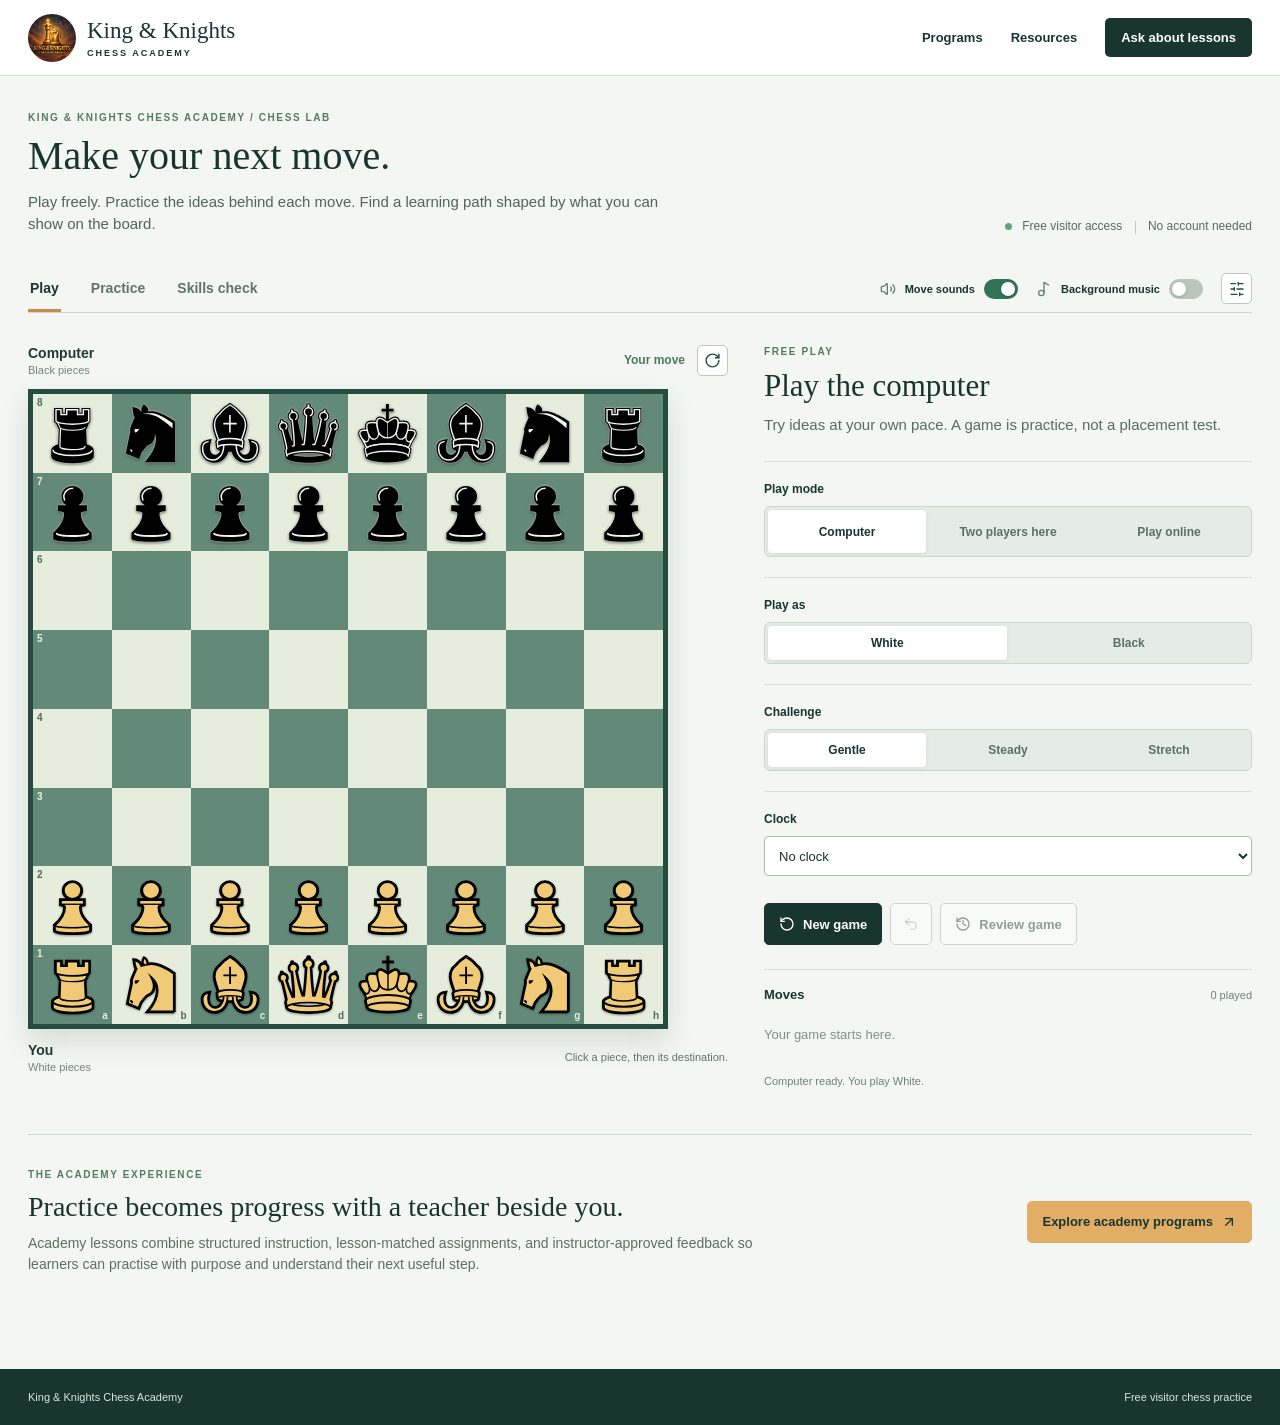
<file: chess-lab/index.html>
<!doctype html>
<html lang="en">
  <head>
    <meta charset="UTF-8" />
    <meta name="viewport" content="width=device-width, initial-scale=1.0" />
    <meta name="theme-color" content="#18352f" />
    <meta name="description" content="Play chess and explore curriculum-connected practice with King & Knights Chess Academy." />
    <title>Chess Lab | King & Knights Chess Academy</title>
    <link rel="icon" href="./academy-logo.jpg" />
    <script type="module" crossorigin src="./assets/main-D9uasNMG.js"></script>
    <link rel="modulepreload" crossorigin href="./assets/game-clock-_1GLfdT8.js">
    <link rel="stylesheet" crossorigin href="./assets/game-clock-DZO6A3uF.css">
    <style>
      .mode-selector{grid-template-columns:repeat(3,minmax(0,1fr))}
      .mode-selector .online-play-link{display:flex;align-items:center;justify-content:center;min-height:43px;margin:0;padding:10px 5px;border-radius:4px;color:#5b7064;font-size:12px;text-align:center;text-decoration:none}
      .mode-selector .online-play-link:hover,.mode-selector .online-play-link:focus-visible{background:#fff;color:#18352f}
    </style>
  </head>
  <body>
    <a class="skip" href="#main">Skip to chess lab</a>
    <header class="topbar">
      <a class="brand" href="https://kingandknights.com/" aria-label="King and Knights Chess Academy home">
        <img src="./academy-logo.jpg" alt="" width="48" height="48" />
        <span>King & Knights <small>CHESS ACADEMY</small></span>
      </a>
      <nav aria-label="Academy navigation">
        <a href="https://kingandknights.com/services.html">Programs</a>
        <a href="https://kingandknights.com/resources.html">Resources</a>
        <a class="header-cta" href="https://kingandknights.com/contact.html">Ask about lessons</a>
      </nav>
    </header>
    <main id="main">
      <div class="intro">
        <div>
          <p class="kicker">King & Knights Chess Academy / Chess Lab</p>
          <h1>Make your next move.</h1>
          <p>Play freely. Practice the ideas behind each move. Find a learning path shaped by what you can show on the board.</p>
        </div>
        <div class="intro-meta"><span class="live-dot"></span> Free visitor access <span class="meta-divider"></span> No account needed</div>
      </div>
      <div class="tabs-bar">
        <div class="tabs" role="tablist" aria-label="Chess lab views">
          <button type="button" role="tab" id="tab-play" aria-controls="panel-play" aria-selected="true" data-tab="play">Play</button>
          <button type="button" role="tab" id="tab-practice" aria-controls="panel-practice" aria-selected="false" data-tab="practice">Practice</button>
          <button type="button" role="tab" id="tab-assess" aria-controls="panel-assess" aria-selected="false" data-tab="assess">Skills check</button>
        </div>
        <div class="sound-controls" aria-label="Sound settings"><label class="sound-row" for="effects-toggle"><span><i data-lucide="volume-2"></i> Move sounds</span><input id="effects-toggle" type="checkbox" checked /><span class="switch-track" aria-hidden="true"></span></label><label class="sound-row" for="music-toggle"><span><i data-lucide="music-2"></i> Background music</span><input id="music-toggle" type="checkbox" /><span class="switch-track" aria-hidden="true"></span></label><div class="sound-levels-wrap"><button type="button" id="sound-levels-button" class="sound-settings-button" title="Adjust sound levels" aria-label="Adjust sound levels" aria-expanded="false" aria-controls="sound-levels-panel"><i data-lucide="sliders-horizontal"></i></button><div id="sound-levels-panel" class="sound-levels-panel" hidden><label for="effects-volume">Move sounds <output id="effects-volume-value" for="effects-volume">85%</output></label><input id="effects-volume" type="range" min="0" max="100" value="85" /><label for="music-volume">Background music <output id="music-volume-value" for="music-volume">70%</output></label><input id="music-volume" type="range" min="0" max="100" value="70" /></div></div></div>
      </div>
      <section class="workspace" id="panel-play" role="tabpanel" aria-labelledby="tab-play">
        <div class="board-column">
          <div class="board-heading"><span id="opponent-label">Computer <small>Black pieces</small></span><span class="board-heading-actions"><span id="game-state">Your move</span><button type="button" class="board-flip" data-flip-board title="Flip board" aria-label="Flip board"><i data-lucide="rotate-cw"></i></button></span></div>
          <div class="clock-row" id="top-clock-row" hidden><span id="top-clock-side">Black</span><output id="top-clock" aria-label="Top player remaining time">5:00</output></div>
          <div class="board-shell"><div id="play-board" class="chess-board" aria-label="Chess board"></div></div>
          <div class="clock-row" id="bottom-clock-row" hidden><span id="bottom-clock-side">White</span><output id="bottom-clock" aria-label="Bottom player remaining time">5:00</output></div>
          <div class="board-footer"><span id="player-label">You <small>White pieces</small></span><span id="play-board-instruction">Click a piece, then its destination.</span></div>
        </div>
        <aside class="side-panel">
          <div class="panel-top"><p class="kicker">Free play</p><h2 id="play-heading">Play the computer</h2><p id="play-description">Try ideas at your own pace. A game is practice, not a placement test.</p></div>
          <div class="control-group"><span class="control-label">Play mode</span><div class="segmented mode-selector" role="group" aria-label="Play mode"><button type="button" class="active" data-mode="computer" aria-pressed="true">Computer</button><button type="button" data-mode="local" aria-pressed="false">Two players here</button><a class="online-play-link" href="./online-play.html" aria-label="Play online with anyone or invite a friend">Play online</a></div></div>
          <div class="control-group" id="side-control"><span class="control-label">Play as</span><div class="segmented side-selector" role="group" aria-label="Your chess pieces"><button type="button" class="active" data-side="w" aria-pressed="true">White</button><button type="button" data-side="b" aria-pressed="false">Black</button></div></div>
          <div class="control-group" id="challenge-control"><span class="control-label">Challenge</span><div class="segmented" role="group" aria-label="Computer challenge"><button type="button" class="active" data-level="easy" aria-pressed="true">Gentle</button><button type="button" data-level="medium" aria-pressed="false">Steady</button><button type="button" data-level="hard" aria-pressed="false">Stretch</button></div></div>
          <div class="control-group"><label class="control-label" for="time-control">Clock</label><select id="time-control" aria-label="Chess clock"><option value="none">No clock</option><option value="rapid5">5 minutes</option><option value="rapid10">10 minutes</option><option value="rapid15">15 minutes + 10 seconds</option></select></div>
          <div class="toolbar play-toolbar"><button type="button" id="new-game" class="command primary"><i data-lucide="rotate-ccw"></i> New game</button><button type="button" id="undo-move" class="icon-command" aria-label="Undo last turn" title="Undo last turn"><i data-lucide="undo-2"></i></button><button type="button" id="review-toggle" class="command secondary" aria-pressed="false" disabled><i data-lucide="history"></i><span id="review-toggle-label">Review game</span></button></div>
          <div id="review-controls" class="review-controls" hidden><span id="review-position">Start position</span><div class="review-buttons" role="group" aria-label="Review moves"><button type="button" id="review-first" class="icon-command" aria-label="First position" title="First position"><i data-lucide="skip-back"></i></button><button type="button" id="review-prev" class="icon-command" aria-label="Previous move" title="Previous move"><i data-lucide="chevron-left"></i></button><button type="button" id="review-next" class="icon-command" aria-label="Next move" title="Next move"><i data-lucide="chevron-right"></i></button><button type="button" id="review-last" class="icon-command" aria-label="Last move" title="Last move"><i data-lucide="skip-forward"></i></button></div></div>
          <div class="move-section"><div class="section-line"><h3>Moves</h3><span id="move-count">0 played</span></div><div id="moves" class="moves" aria-live="polite"><p class="empty">Your game starts here.</p></div></div>
          <p id="engine-note" class="engine-note" role="status">Preparing the computer...</p>
          <section id="builder-match" class="builder-match" aria-label="Builder's Match" hidden><h3>Builder's Match</h3><p id="builder-status" role="status"></p><div id="builder-actions" class="toolbar"><button type="button" id="builder-resign" class="command secondary">Resign</button><button type="button" id="builder-draw" class="command secondary">Agree draw</button></div><div id="builder-reflection" hidden><label for="builder-reflection-text">One move you chose and why</label><textarea id="builder-reflection-text" rows="3" maxlength="500" placeholder="For example: I castled to make my king safer."></textarea><button type="button" id="builder-record" class="command primary">Finish activity</button><p id="builder-reflection-note" class="source-note">This note stays only on this open page; it is not saved or sent to an instructor.</p></div><button type="button" id="builder-return" class="command secondary">Return to lesson</button></section>
        </aside>
      </section>
      <section class="workspace" id="panel-practice" role="tabpanel" aria-labelledby="tab-practice" hidden>
        <div class="board-column"><div class="board-heading"><span>Practice position <small>White to move</small></span><span class="board-heading-actions"><span id="practice-number">01 / 52</span><button type="button" class="board-flip" data-flip-board title="Flip board" aria-label="Flip board"><i data-lucide="rotate-cw"></i></button></span></div><div class="board-shell"><div id="practice-board" class="chess-board" aria-label="Practice chess board"></div></div><div class="board-footer"><span>From The Young Minds Chess Curriculum</span><span>Try again as often as you like.</span></div></div>
        <aside class="side-panel"><div class="panel-top"><p class="kicker">Curriculum practice</p><h2 id="practice-title"></h2><p id="practice-prompt"></p></div><div class="practice-voice-row"><label class="sound-row" for="practice-voice-toggle"><span><i data-lucide="audio-lines"></i> Spoken guidance</span><input id="practice-voice-toggle" type="checkbox" checked /><span class="switch-track" aria-hidden="true"></span></label><button type="button" id="practice-replay" class="icon-command" aria-label="Replay spoken guidance" title="Replay spoken guidance"><i data-lucide="volume-2"></i></button></div><div id="practice-voice-choice-row" class="voice-choice-row"><label for="practice-voice-choice">Voice</label><select id="practice-voice-choice" title="Voices available on this device"><option value="">Device default</option></select><button type="button" id="practice-voice-preview" class="icon-command" aria-label="Preview selected voice" title="Preview selected voice"><i data-lucide="play"></i></button></div><p id="practice-voice-status" class="practice-voice-status" hidden>Spoken guidance is unavailable in this browser.</p><div id="practice-feedback" class="feedback" aria-live="polite"></div><div class="toolbar practice-toolbar"><button type="button" id="practice-reset" class="command secondary"><i data-lucide="rotate-ccw"></i> Reset position</button><button type="button" id="practice-hint" class="icon-command" aria-label="Show hint" aria-pressed="false" title="Show hint"><i data-lucide="lightbulb"></i></button><button type="button" id="practice-next" class="command primary">Next lesson <i data-lucide="arrow-right"></i></button></div><div class="lesson-nav" id="lesson-nav" aria-label="Practice lessons"></div><div class="practice-progress-row"><p id="practice-progress" class="practice-progress" aria-live="polite"></p><button type="button" id="clear-practice-progress" class="icon-command" aria-label="Clear practice progress" title="Clear practice progress"><i data-lucide="trash-2"></i></button></div><div id="homework-pilot-link" class="homework-pilot-link" hidden><p class="kicker">Lesson 1.01 homework</p><p>Try the assignment and see a sample marking breakdown. This local pilot does not save student work.</p><a class="command secondary" href="/homework.html" target="_blank" rel="noopener">Open homework <i data-lucide="arrow-up-right"></i></a></div><p class="source-note">Adapted from the approved instructor edition. Practice boards focus on individual decisions.</p></aside>
      </section>
      <section class="workspace" id="panel-assess" role="tabpanel" aria-labelledby="tab-assess" hidden>
        <div class="board-column"><div class="board-heading"><span>Skills check <small>White to move</small></span><span class="board-heading-actions"><span id="assess-number">01 / 03</span><button type="button" class="board-flip" data-flip-board title="Flip board" aria-label="Flip board"><i data-lucide="rotate-cw"></i></button></span></div><div class="board-shell"><div id="assess-board" class="chess-board" aria-label="Skills check chess board"></div></div><div class="board-footer"><span>Three foundation decisions</span><span>No clock. No pressure.</span></div></div>
        <aside class="side-panel"><div class="practice-voice-row"><label class="sound-row" for="assess-voice-toggle"><span><i data-lucide="audio-lines"></i> Spoken guidance</span><input id="assess-voice-toggle" type="checkbox" checked /><span class="switch-track" aria-hidden="true"></span></label><button type="button" id="assess-replay" class="icon-command" aria-label="Replay spoken guidance" title="Replay spoken guidance"><i data-lucide="volume-2"></i></button></div><div id="assess-voice-choice-row" class="voice-choice-row"><label for="assess-voice-choice">Voice</label><select id="assess-voice-choice" title="Voices available on this device"><option value="">Device default</option></select><button type="button" id="assess-voice-preview" class="icon-command" aria-label="Preview selected voice" title="Preview selected voice"><i data-lucide="play"></i></button></div><p id="assess-voice-status" class="practice-voice-status" hidden>Spoken guidance is unavailable in this browser.</p><div id="assess-active"><div class="panel-top"><p class="kicker">Find your starting point</p><h2 id="assess-title"></h2><p id="assess-prompt"></p></div><div id="assess-feedback" class="feedback" aria-live="polite"></div><div class="toolbar"><button type="button" id="assess-next" class="command primary" disabled>Next question <i data-lucide="arrow-right"></i></button></div><div class="assessment-progress" id="assessment-progress" aria-label="Assessment progress"></div><p class="source-note">This short check samples foundation skills only. It is not a chess rating or final class placement.</p></div><div id="assess-report" hidden></div></aside>
      </section>
      <section class="next-step"><div><p class="kicker">The academy experience</p><h2>Practice becomes progress with a teacher beside you.</h2><p>Academy lessons combine structured instruction, lesson-matched assignments, and instructor-approved feedback so learners can practise with purpose and understand their next useful step.</p></div><a href="https://kingandknights.com/services.html" class="command gold">Explore academy programs <i data-lucide="arrow-up-right"></i></a></section>
    </main>
    <dialog id="promotion-dialog" class="promotion-dialog" aria-labelledby="promotion-title"><h2 id="promotion-title">Promote your pawn</h2><p>Choose a piece.</p><div class="promotion-options"><button type="button" data-promotion="q"><img class="promotion-piece white-piece" src="./pieces/clear-staunton/wQ.svg" alt="">Queen</button><button type="button" data-promotion="r"><img class="promotion-piece white-piece" src="./pieces/clear-staunton/wR.svg" alt="">Rook</button><button type="button" data-promotion="b"><img class="promotion-piece white-piece" src="./pieces/clear-staunton/wB.svg" alt="">Bishop</button><button type="button" data-promotion="n"><img class="promotion-piece white-piece" src="./pieces/clear-staunton/wN.svg" alt="">Knight</button></div><button type="button" id="promotion-cancel" class="command secondary">Cancel</button></dialog>
    <footer><span>King & Knights Chess Academy</span><span>Free visitor chess practice</span></footer>
  </body>
</html>
</file>
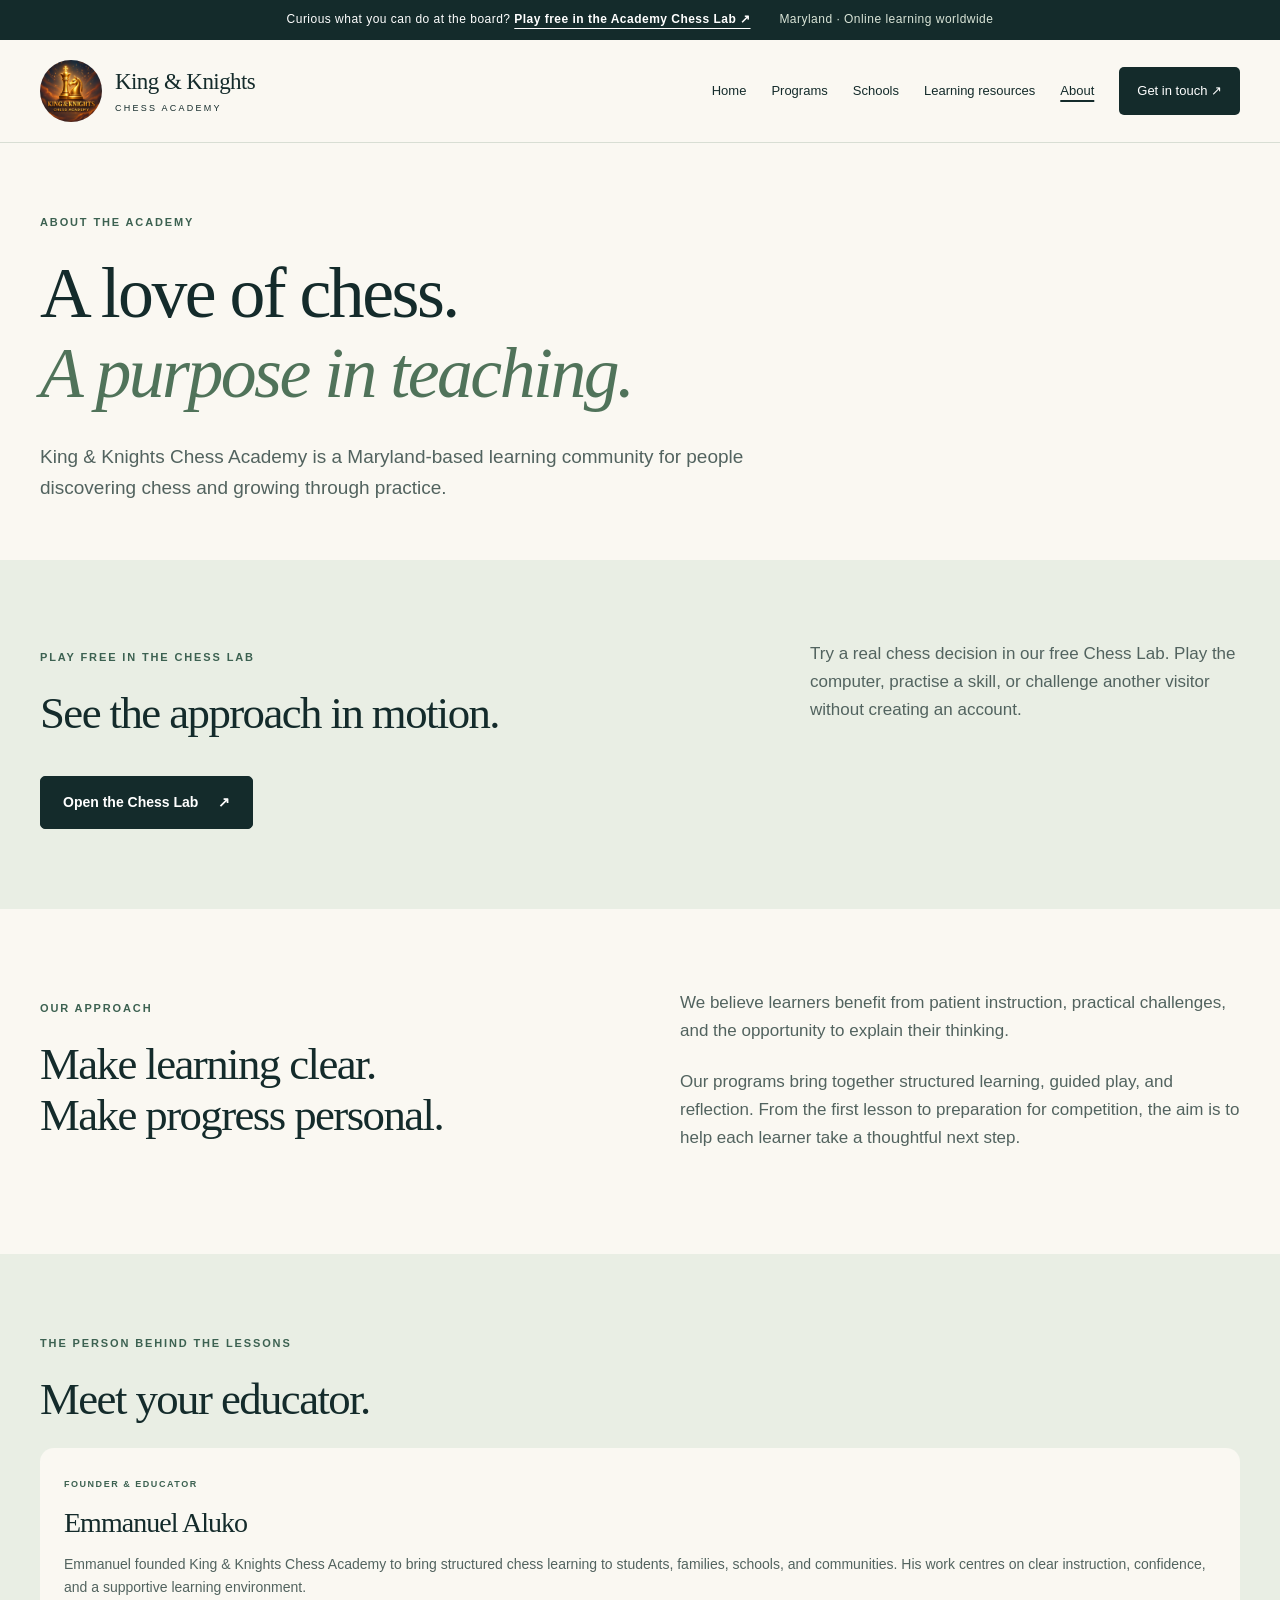
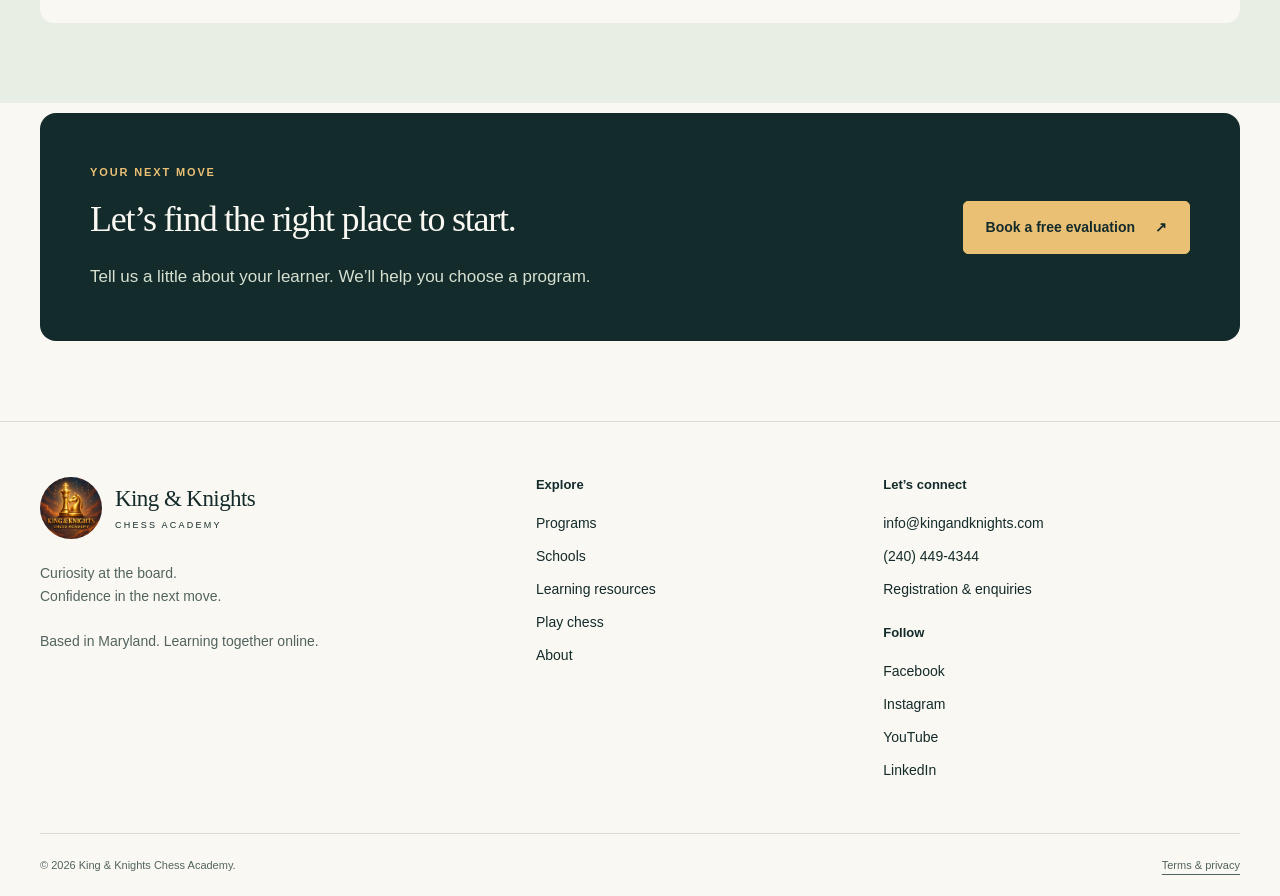
<file: about.html>
<!doctype html>
<html lang="en"><head><meta charset="utf-8"><meta name="viewport" content="width=device-width,initial-scale=1"><title>About our academy | King &amp; Knights Chess Academy</title><meta name="description" content="Meet Emmanuel Aluko and learn about King &amp; Knights Chess Academy’s approach to welcoming, structured chess education."><link rel="canonical" href="https://kingandknights.com/about.html"><meta name="theme-color" content="#142b2b"><meta property="og:type" content="website"><meta property="og:title" content="About our academy | King &amp; Knights Chess Academy"><meta property="og:description" content="Meet Emmanuel Aluko and learn about King &amp; Knights Chess Academy’s approach to welcoming, structured chess education."><meta property="og:url" content="https://kingandknights.com/about.html"><meta property="og:image" content="https://kingandknights.com/assets/academy-logo.jpg"><meta name="twitter:card" content="summary"><link rel="icon" href="assets/favicon.svg" type="image/svg+xml"><link rel="stylesheet" href="style.css"><script src="script.js" defer></script></head>
<body><a class="skip" href="#main">Skip to content</a><div class="announcement">Curious what you can do at the board? <a href="chess-lab/">Play free in the Academy Chess Lab ↗</a> <span>Maryland · Online learning worldwide</span></div><header class="site-header"><div class="wrap header-inner"><a class="brand" href="index.html" aria-label="King and Knights Chess Academy home"><img src="assets/academy-logo.jpg" width="62" height="62" alt=""><span>King &amp; Knights<small>CHESS ACADEMY</small></span></a><button class="menu-toggle" aria-controls="navigation" aria-expanded="false" type="button">Menu <span aria-hidden="true">☰</span></button><nav id="navigation" aria-label="Main navigation"><a href="index.html">Home</a><a href="services.html">Programs</a><a href="schools.html">Schools</a><a href="resources.html">Learning resources</a><a href="about.html" aria-current="page">About</a><a class="nav-contact" href="contact.html" >Get in touch <span aria-hidden="true">↗</span></a></nav></div></header>
<main id="main"><section class="page-intro wrap"><p class="eyebrow">About the academy</p><h1>A love of chess.<br><em>A purpose in teaching.</em></h1><p class="lead">King & Knights Chess Academy is a Maryland-based learning community for people discovering chess and growing through practice.</p></section><section class="tinted"><div class="wrap section"><div class="section-heading"><div><p class="eyebrow">Play free in the Chess Lab</p><h2>See the approach in motion.</h2></div><p>Try a real chess decision in our free Chess Lab. Play the computer, practise a skill, or challenge another visitor without creating an account.</p></div><a class="button" href="chess-lab/">Open the Chess Lab <span aria-hidden="true">↗</span></a></div></section><section class="wrap section split"><div><p class="eyebrow">Our approach</p><h2>Make learning clear.<br>Make progress personal.</h2></div><div><p>We believe learners benefit from patient instruction, practical challenges, and the opportunity to explain their thinking.</p><p>Our programs bring together structured learning, guided play, and reflection. From the first lesson to preparation for competition, the aim is to help each learner take a thoughtful next step.</p></div></section><section class="tinted"><div class="wrap section"><p class="eyebrow">The person behind the lessons</p><h2>Meet your educator.</h2><div class="team" style="grid-template-columns:1fr"><article><div><p class="eyebrow">Founder & educator</p><h3>Emmanuel Aluko</h3><p>Emmanuel founded King & Knights Chess Academy to bring structured chess learning to students, families, schools, and communities. His work centres on clear instruction, confidence, and a supportive learning environment.</p></div></article></div></div></section><section class="wrap"><div class="cta"><div><p class="eyebrow">Your next move</p><h2>Let’s find the right place to start.</h2><p>Tell us a little about your learner. We’ll help you choose a program.</p></div><a class="button" href="contact.html">Book a free evaluation <span aria-hidden="true">↗</span></a></div></section></main><footer><div class="wrap footer-grid"><div><a class="brand footer-brand" href="index.html"><img src="assets/academy-logo.jpg" width="62" height="62" alt="King and Knights Chess Academy logo"><span>King &amp; Knights<small>CHESS ACADEMY</small></span></a><p>Curiosity at the board.<br>Confidence in the next move.</p><p class="muted">Based in Maryland. Learning together online.</p></div><div><h2>Explore</h2><a href="services.html">Programs</a><a href="schools.html">Schools</a><a href="resources.html">Learning resources</a><a href="chess-lab/">Play chess</a><a href="about.html">About</a></div><div><h2>Let’s connect</h2><a href="mailto:info@kingandknights.com">info@kingandknights.com</a><a href="tel:+12404494344">(240) 449-4344</a><a href="contact.html">Registration &amp; enquiries</a><h2 class="footer-follow">Follow</h2><a href="https://www.facebook.com/profile.php?id=61564719689266" target="_blank" rel="noopener noreferrer">Facebook</a><a href="https://www.instagram.com/kingandknightsca/" target="_blank" rel="noopener noreferrer">Instagram</a><a href="https://www.youtube.com/@KingAndKnightsCA" target="_blank" rel="noopener noreferrer">YouTube</a><a href="https://www.linkedin.com/company/king-and-knights-chess-academy/" target="_blank" rel="noopener noreferrer">LinkedIn</a></div></div><div class="wrap footer-bottom"><span>© <span data-year>2026</span> King &amp; Knights Chess Academy.</span><a href="terms.html">Terms &amp; privacy</a></div></footer></body></html>
</file>
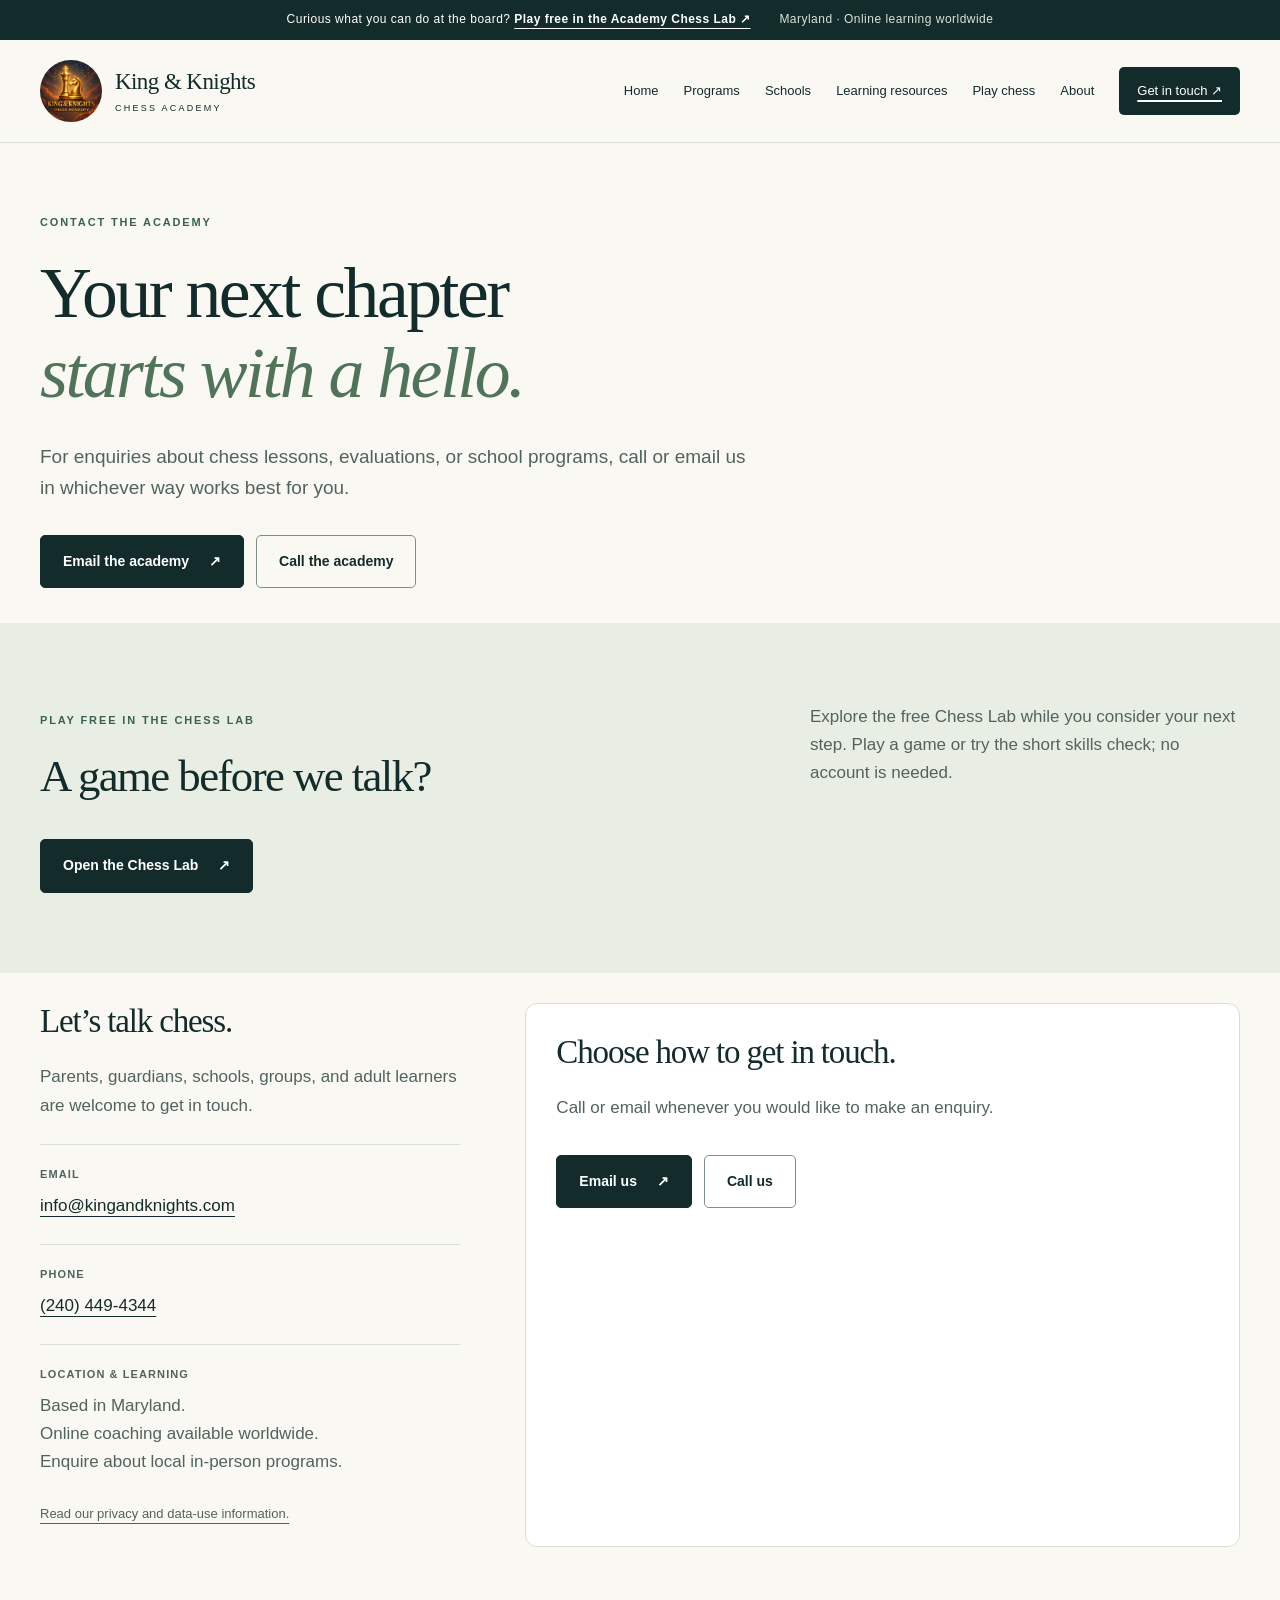
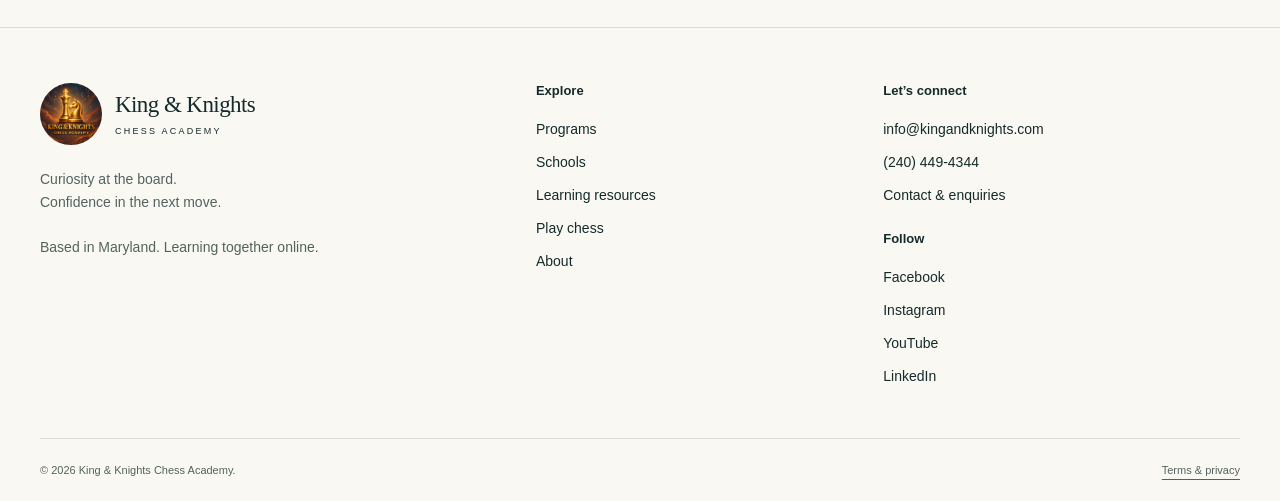
<file: contact.html>
<!doctype html>
<html lang="en"><head><meta charset="utf-8"><meta name="viewport" content="width=device-width,initial-scale=1"><title>Contact | King &amp; Knights Chess Academy</title><meta name="description" content="Contact King &amp; Knights Chess Academy for a free evaluation, class registration, or a school program. Email info@kingandknights.com or call (240) 449-4344."><link rel="canonical" href="https://kingandknights.com/contact.html"><meta name="theme-color" content="#142b2b"><meta property="og:type" content="website"><meta property="og:title" content="Contact | King &amp; Knights Chess Academy"><meta property="og:description" content="Contact King &amp; Knights Chess Academy for a free evaluation, class registration, or a school program. Email info@kingandknights.com or call (240) 449-4344."><meta property="og:url" content="https://kingandknights.com/contact.html"><meta property="og:image" content="https://kingandknights.com/assets/academy-logo.jpg"><meta name="twitter:card" content="summary"><link rel="icon" href="assets/favicon.svg" type="image/svg+xml"><link rel="stylesheet" href="style.css"><script src="script.js" defer></script></head>
<body><a class="skip" href="#main">Skip to content</a><div class="announcement">Curious what you can do at the board? <a href="chess-lab/">Play free in the Academy Chess Lab ↗</a> <span>Maryland · Online learning worldwide</span></div><header class="site-header"><div class="wrap header-inner"><a class="brand" href="index.html" aria-label="King and Knights Chess Academy home"><img src="assets/academy-logo.jpg" width="62" height="62" alt=""><span>King &amp; Knights<small>CHESS ACADEMY</small></span></a><button class="menu-toggle" aria-controls="navigation" aria-expanded="false" type="button">Menu <span aria-hidden="true">☰</span></button><nav id="navigation" aria-label="Main navigation"><a href="index.html">Home</a><a href="services.html">Programs</a><a href="schools.html">Schools</a><a href="resources.html">Learning resources</a><a href="chess-lab/">Play chess</a><a href="about.html">About</a><a class="nav-contact" href="contact.html" aria-current="page">Get in touch <span aria-hidden="true">↗</span></a></nav></div></header>
<main id="main"><section class="page-intro wrap"><p class="eyebrow">Contact the academy</p><h1>Your next chapter<br><em>starts with a hello.</em></h1><p class="lead">For enquiries about chess lessons, evaluations, or school programs, call or email us in whichever way works best for you.</p><div class="actions"><a class="button" href="mailto:info@kingandknights.com">Email the academy <span aria-hidden="true">↗</span></a><a class="button secondary" href="tel:+12404494344">Call the academy</a></div></section><section class="tinted"><div class="wrap section"><div class="section-heading"><div><p class="eyebrow">Play free in the Chess Lab</p><h2>A game before we talk?</h2></div><p>Explore the free Chess Lab while you consider your next step. Play a game or try the short skills check; no account is needed.</p></div><a class="button" href="chess-lab/">Open the Chess Lab <span aria-hidden="true">↗</span></a></div></section><section class="wrap section contact-grid" id="other-enquiries"><aside><h2>Let’s talk chess.</h2><p>Parents, guardians, schools, groups, and adult learners are welcome to get in touch.</p><div class="contact-item"><span>Email</span><a href="mailto:info@kingandknights.com">info@kingandknights.com</a></div><div class="contact-item"><span>Phone</span><a href="tel:+12404494344">(240) 449-4344</a></div><div class="contact-item"><span>Location &amp; learning</span><p>Based in Maryland.<br>Online coaching available worldwide.<br>Enquire about local in-person programs.</p></div><p class="small"><a href="terms.html#privacy">Read our privacy and data-use information.</a></p></aside><div class="form-panel" id="parent-enquiry"><h2>Choose how to get in touch.</h2><p>Call or email whenever you would like to make an enquiry.</p><div class="actions"><a class="button" href="mailto:info@kingandknights.com">Email us <span aria-hidden="true">↗</span></a><a class="button secondary" href="tel:+12404494344">Call us</a></div></div></section></main><footer><div class="wrap footer-grid"><div><a class="brand footer-brand" href="index.html"><img src="assets/academy-logo.jpg" width="62" height="62" alt="King and Knights Chess Academy logo"><span>King &amp; Knights<small>CHESS ACADEMY</small></span></a><p>Curiosity at the board.<br>Confidence in the next move.</p><p class="muted">Based in Maryland. Learning together online.</p></div><div><h2>Explore</h2><a href="services.html">Programs</a><a href="schools.html">Schools</a><a href="resources.html">Learning resources</a><a href="chess-lab/">Play chess</a><a href="about.html">About</a></div><div><h2>Let’s connect</h2><a href="mailto:info@kingandknights.com">info@kingandknights.com</a><a href="tel:+12404494344">(240) 449-4344</a><a href="contact.html">Contact &amp; enquiries</a><h2 class="footer-follow">Follow</h2><a href="https://www.facebook.com/profile.php?id=61564719689266" target="_blank" rel="noopener noreferrer">Facebook</a><a href="https://www.instagram.com/kingandknightsca/" target="_blank" rel="noopener noreferrer">Instagram</a><a href="https://www.youtube.com/@KingAndKnightsCA" target="_blank" rel="noopener noreferrer">YouTube</a><a href="https://www.linkedin.com/company/king-and-knights-chess-academy/" target="_blank" rel="noopener noreferrer">LinkedIn</a></div></div><div class="wrap footer-bottom"><span>© <span data-year>2026</span> King &amp; Knights Chess Academy.</span><a href="terms.html">Terms &amp; privacy</a></div></footer></body></html>
</file>
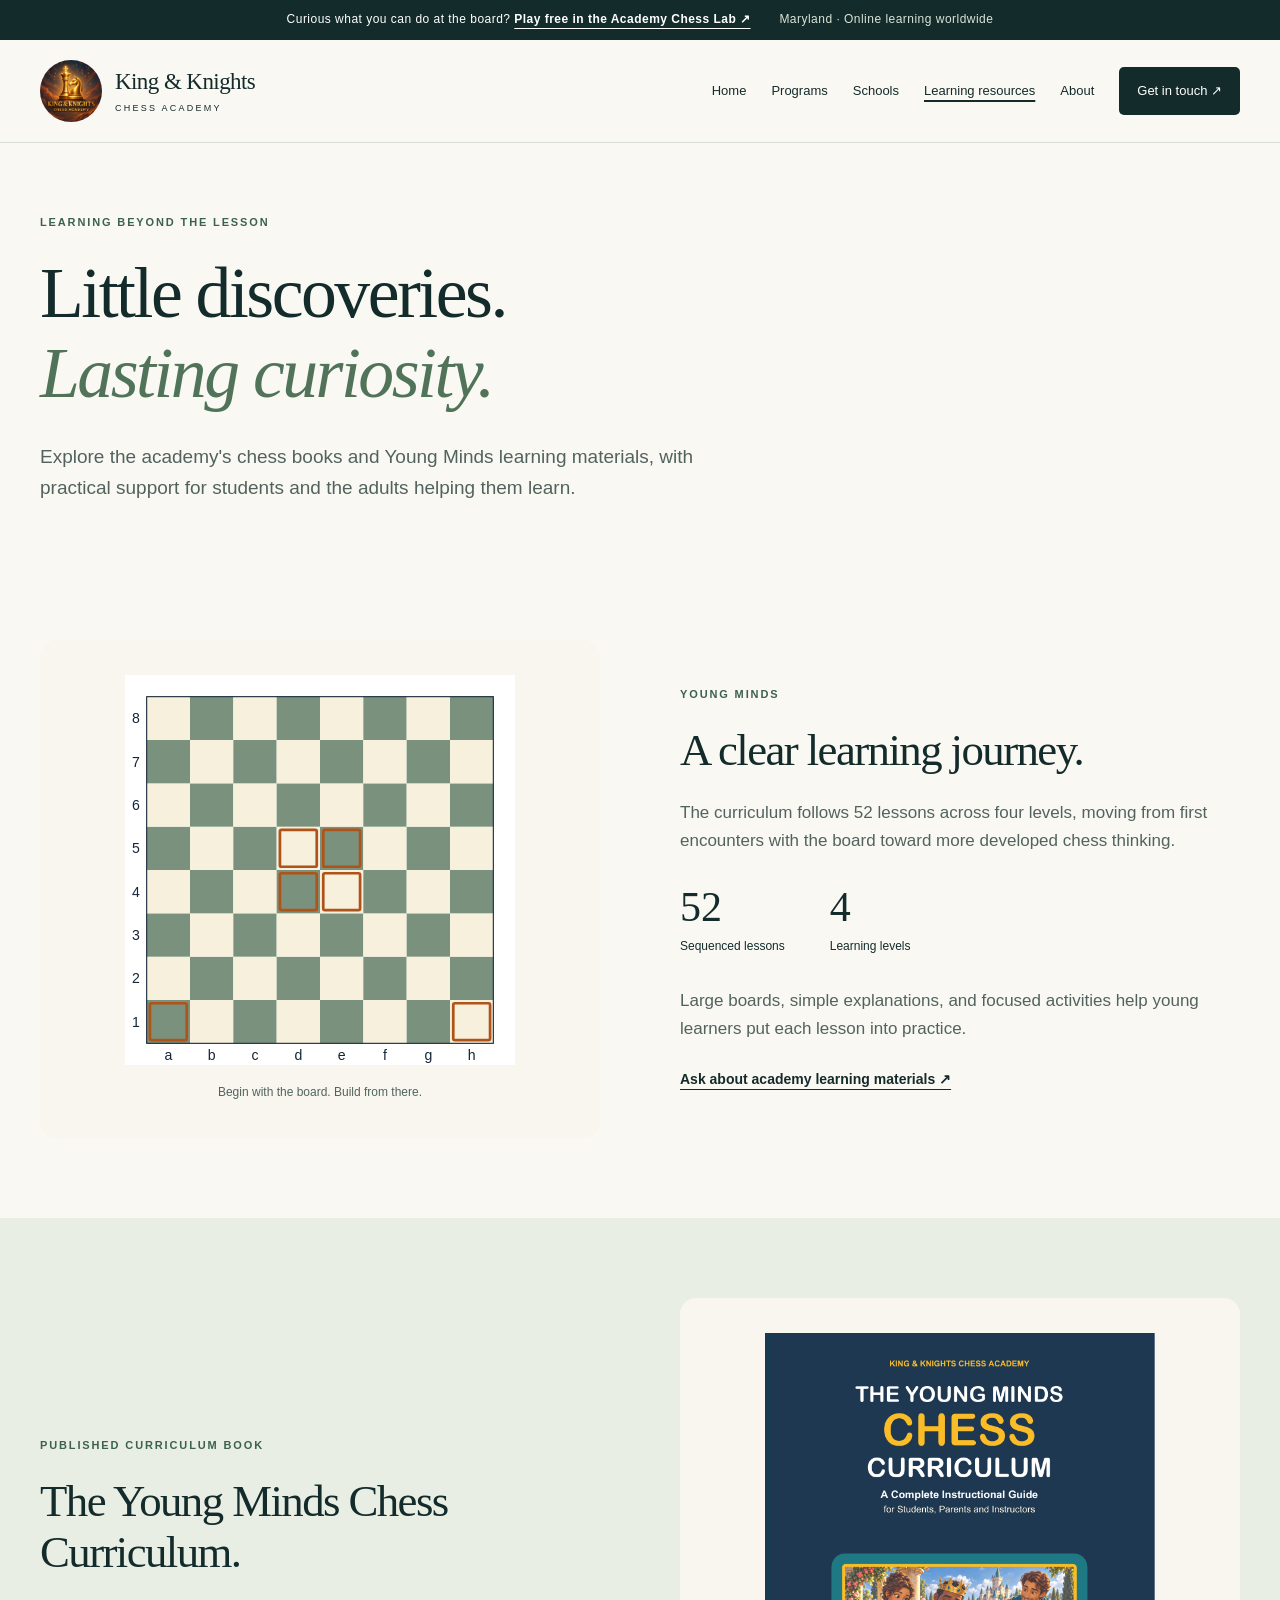
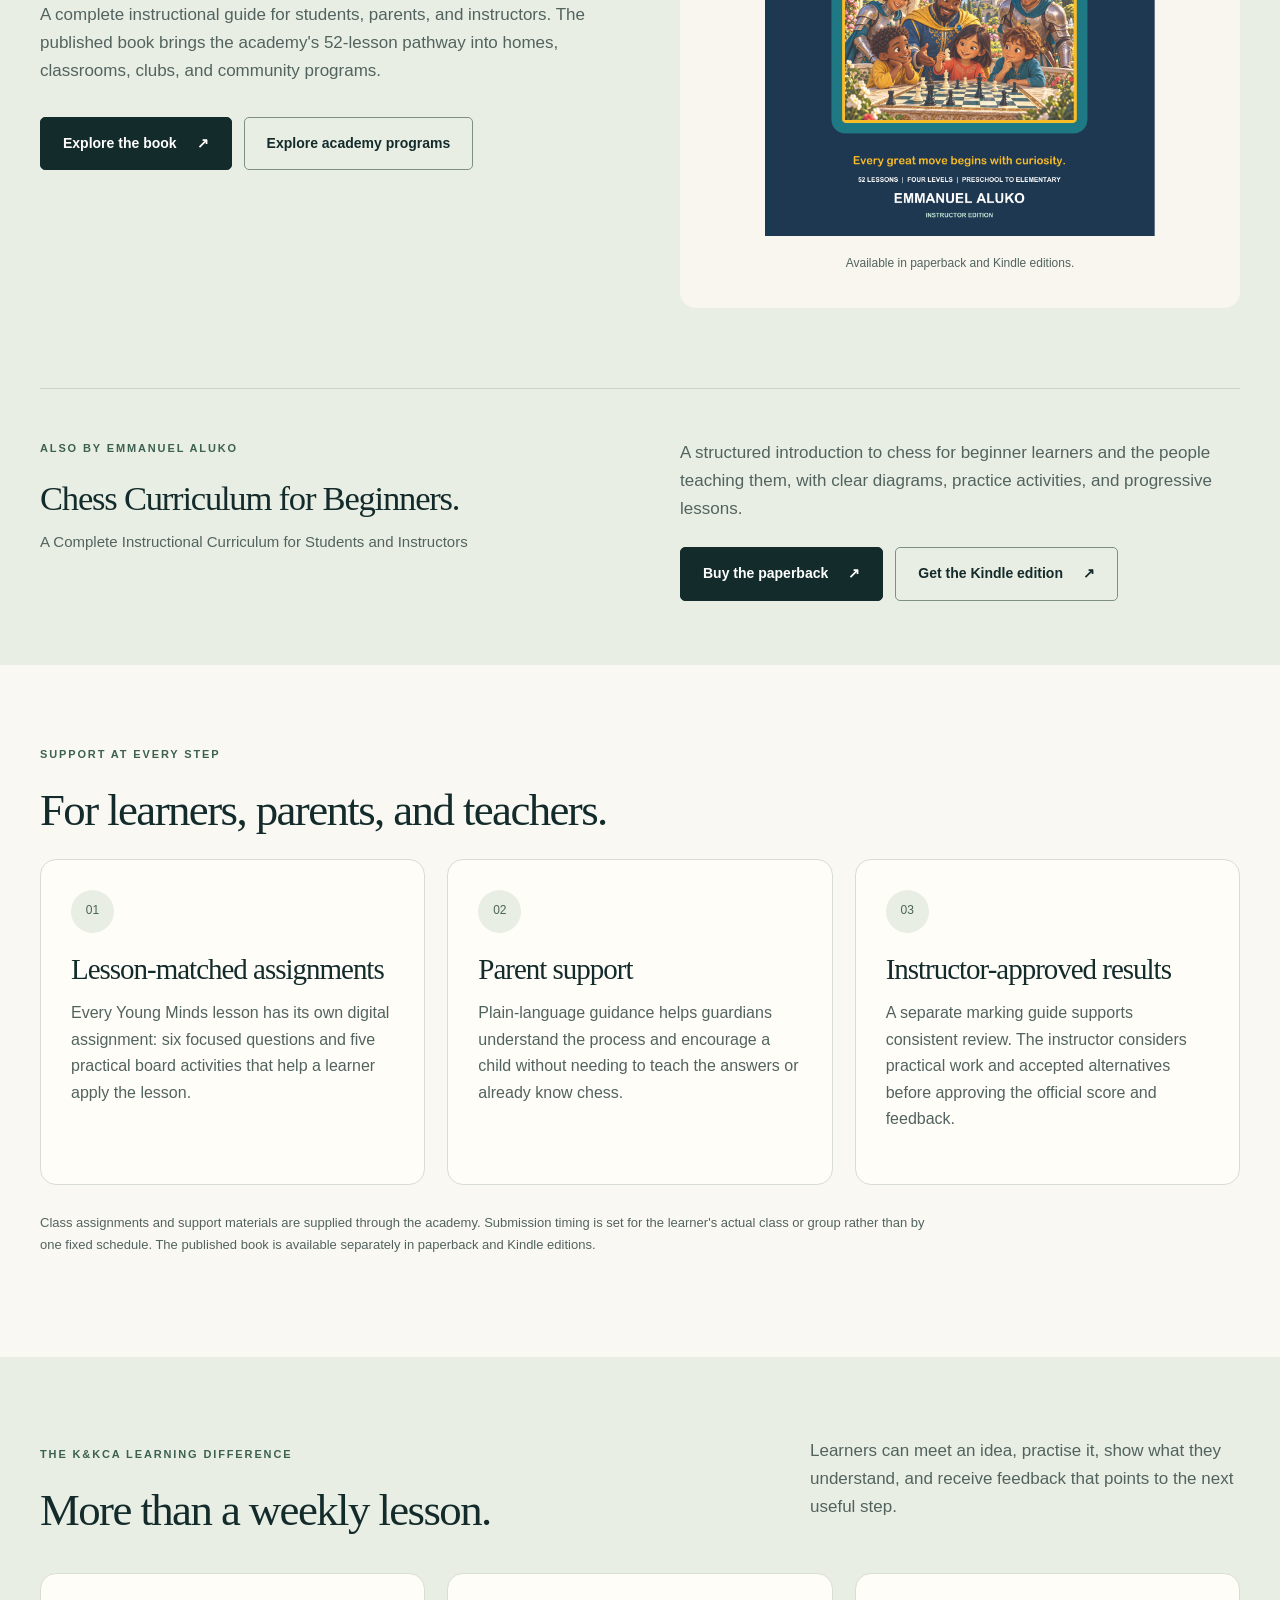
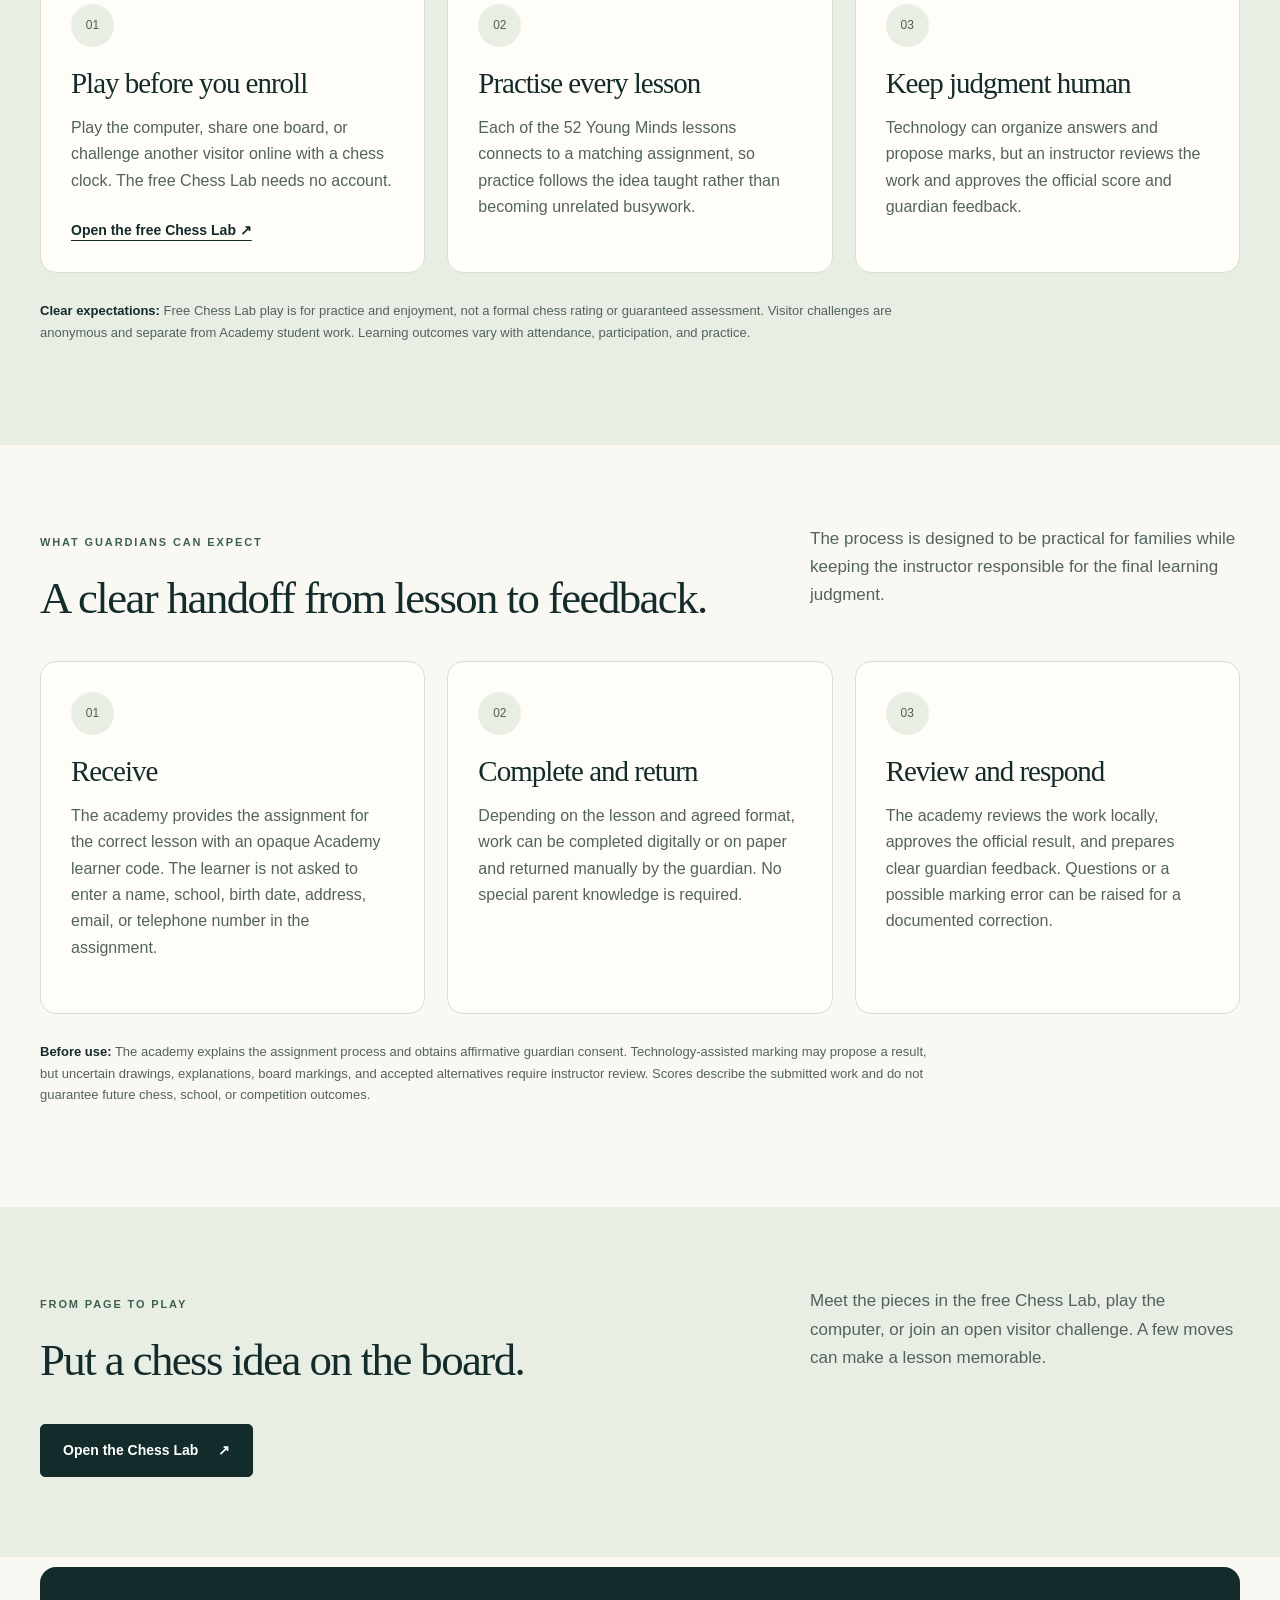
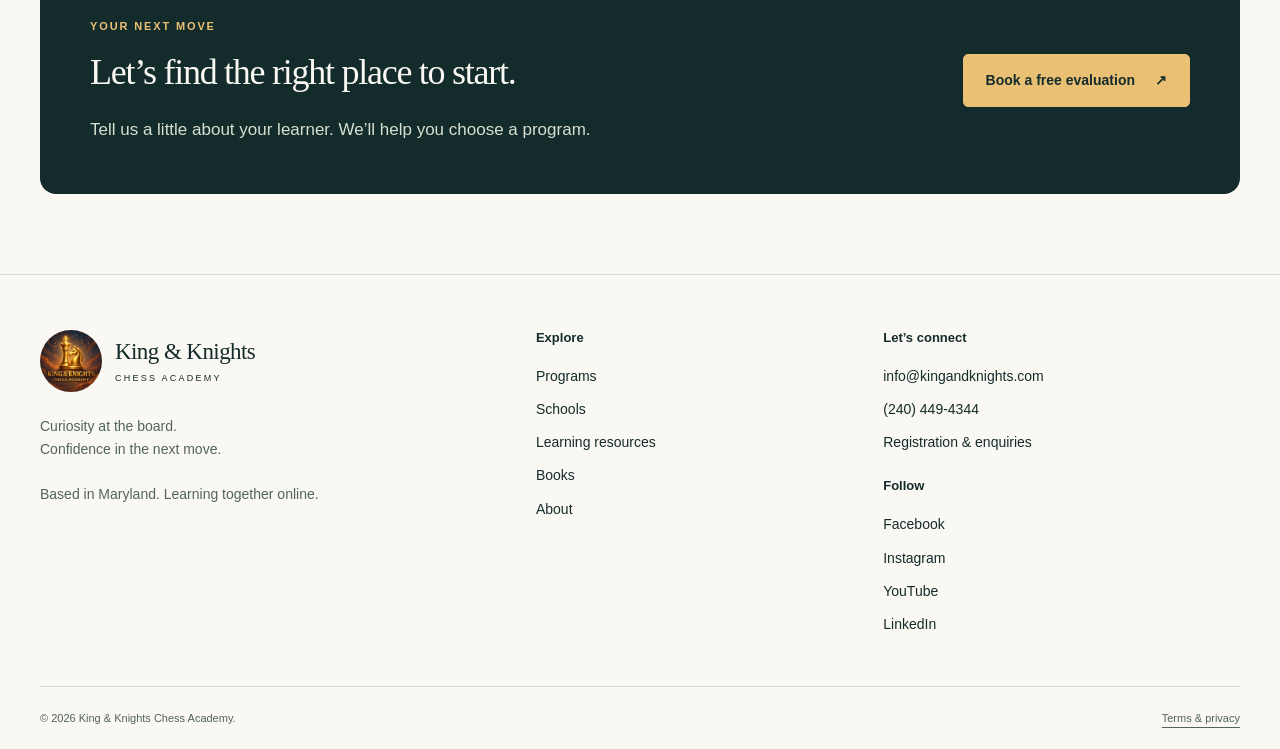
<file: resources.html>
<!doctype html>
<html lang="en">
<head>
  <meta charset="utf-8">
  <meta name="viewport" content="width=device-width,initial-scale=1">
  <title>Chess learning resources and books | King &amp; Knights Chess Academy</title>
  <meta name="description" content="Explore two published chess curricula by Emmanuel Aluko, plus Young Minds activities, parent support, and instructor guidance from King &amp; Knights Chess Academy.">
  <link rel="canonical" href="https://kingandknights.com/resources.html">
  <meta name="theme-color" content="#142b2b">
  <meta property="og:type" content="website">
  <meta property="og:title" content="Chess learning resources and books | King &amp; Knights Chess Academy">
  <meta property="og:description" content="Explore two published chess curricula and practical learning support from King &amp; Knights Chess Academy.">
  <meta property="og:url" content="https://kingandknights.com/resources.html">
  <meta property="og:image" content="https://kingandknights.com/assets/academy-logo.jpg">
  <meta name="twitter:card" content="summary">
  <link rel="icon" href="assets/favicon.svg" type="image/svg+xml">
  <link rel="stylesheet" href="style.css?v=20261007-books">
  <script src="script.js" defer></script>
</head>
<body>
  <a class="skip" href="#main">Skip to content</a>
  <div class="announcement">Curious what you can do at the board? <a href="chess-lab/">Play free in the Academy Chess Lab ↗</a> <span>Maryland · Online learning worldwide</span></div>
  <header class="site-header">
    <div class="wrap header-inner">
      <a class="brand" href="index.html" aria-label="King and Knights Chess Academy home"><img src="assets/academy-logo.jpg" width="62" height="62" alt=""><span>King &amp; Knights<small>CHESS ACADEMY</small></span></a>
      <button class="menu-toggle" aria-controls="navigation" aria-expanded="false" type="button">Menu <span aria-hidden="true">☰</span></button>
      <nav id="navigation" aria-label="Main navigation"><a href="index.html">Home</a><a href="services.html">Programs</a><a href="schools.html">Schools</a><a href="resources.html" aria-current="page">Learning resources</a><a href="about.html">About</a><a class="nav-contact" href="contact.html">Get in touch <span aria-hidden="true">↗</span></a></nav>
    </div>
  </header>
  <main id="main">
    <section class="page-intro wrap">
      <p class="eyebrow">Learning beyond the lesson</p>
      <h1>Little discoveries.<br><em>Lasting curiosity.</em></h1>
      <p class="lead">Explore the academy's chess books and Young Minds learning materials, with practical support for students and the adults helping them learn.</p>
    </section>
    <section class="wrap section split">
      <div class="feature-board"><img src="assets/meet-the-board.svg" width="440" height="440" alt="Young Minds lesson example: a clearly labelled chessboard"><span>Begin with the board. Build from there.</span></div>
      <div>
        <p class="eyebrow">Young Minds</p>
        <h2>A clear learning journey.</h2>
        <p>The curriculum follows 52 lessons across four levels, moving from first encounters with the board toward more developed chess thinking.</p>
        <div class="stats"><div><strong>52</strong><span>Sequenced lessons</span></div><div><strong>4</strong><span>Learning levels</span></div></div>
        <p>Large boards, simple explanations, and focused activities help young learners put each lesson into practice.</p>
        <a class="text-link" href="contact.html">Ask about academy learning materials ↗</a>
      </div>
    </section>
    <section class="tinted" id="books">
      <div class="wrap section split">
        <div>
          <p class="eyebrow">Published curriculum book</p>
          <h2>The Young Minds Chess Curriculum.</h2>
          <p>A complete instructional guide for students, parents, and instructors. The published book brings the academy's 52-lesson pathway into homes, classrooms, clubs, and community programs.</p>
          <div class="actions"><a class="button" href="book/">Explore the book <span aria-hidden="true">↗</span></a><a class="button secondary" href="services.html">Explore academy programs</a></div>
        </div>
        <div class="feature-board"><img src="book/book-cover.png" width="390" height="503" loading="lazy" alt="Cover of The Young Minds Chess Curriculum by Emmanuel Aluko"><span>Available in paperback and Kindle editions.</span></div>
      </div>
      <div class="wrap more-book">
        <div>
          <p class="eyebrow">Also by Emmanuel Aluko</p>
          <h2>Chess Curriculum for Beginners.</h2>
          <p class="small">A Complete Instructional Curriculum for Students and Instructors</p>
        </div>
        <div>
          <p>A structured introduction to chess for beginner learners and the people teaching them, with clear diagrams, practice activities, and progressive lessons.</p>
          <div class="actions"><a class="button" href="https://www.amazon.com/dp/B0H6TG8Z4V">Buy the paperback <span aria-hidden="true">↗</span></a><a class="button secondary" href="https://www.amazon.com/dp/B0H6T4NQ7M">Get the Kindle edition <span aria-hidden="true">↗</span></a></div>
        </div>
      </div>
    </section>
    <section class="wrap section">
      <p class="eyebrow">Support at every step</p>
      <h2>For learners, parents, and teachers.</h2>
      <div class="grid three">
        <article class="card"><span class="number">01</span><h3>Lesson-matched assignments</h3><p>Every Young Minds lesson has its own digital assignment: six focused questions and five practical board activities that help a learner apply the lesson.</p></article>
        <article class="card"><span class="number">02</span><h3>Parent support</h3><p>Plain-language guidance helps guardians understand the process and encourage a child without needing to teach the answers or already know chess.</p></article>
        <article class="card"><span class="number">03</span><h3>Instructor-approved results</h3><p>A separate marking guide supports consistent review. The instructor considers practical work and accepted alternatives before approving the official score and feedback.</p></article>
      </div>
      <p class="small">Class assignments and support materials are supplied through the academy. Submission timing is set for the learner's actual class or group rather than by one fixed schedule. The published book is available separately in paperback and Kindle editions.</p>
    </section>
    <section class="tinted">
      <div class="wrap section">
        <div class="section-heading">
          <div><p class="eyebrow">The K&amp;KCA learning difference</p><h2>More than a weekly lesson.</h2></div>
          <p>Learners can meet an idea, practise it, show what they understand, and receive feedback that points to the next useful step.</p>
        </div>
        <div class="grid three">
          <article class="card"><span class="number">01</span><h3>Play before you enroll</h3><p>Play the computer, share one board, or challenge another visitor online with a chess clock. The free Chess Lab needs no account.</p><a class="text-link" href="chess-lab/">Open the free Chess Lab ↗</a></article>
          <article class="card"><span class="number">02</span><h3>Practise every lesson</h3><p>Each of the 52 Young Minds lessons connects to a matching assignment, so practice follows the idea taught rather than becoming unrelated busywork.</p></article>
          <article class="card"><span class="number">03</span><h3>Keep judgment human</h3><p>Technology can organize answers and propose marks, but an instructor reviews the work and approves the official score and guardian feedback.</p></article>
        </div>
      <p class="small"><strong>Clear expectations:</strong> Free Chess Lab play is for practice and enjoyment, not a formal chess rating or guaranteed assessment. Visitor challenges are anonymous and separate from Academy student work. Learning outcomes vary with attendance, participation, and practice.</p>
      </div>
    </section>
    <section class="wrap section">
      <div class="section-heading">
        <div><p class="eyebrow">What guardians can expect</p><h2>A clear handoff from lesson to feedback.</h2></div>
        <p>The process is designed to be practical for families while keeping the instructor responsible for the final learning judgment.</p>
      </div>
      <div class="grid three">
        <article class="card"><span class="number">01</span><h3>Receive</h3><p>The academy provides the assignment for the correct lesson with an opaque Academy learner code. The learner is not asked to enter a name, school, birth date, address, email, or telephone number in the assignment.</p></article>
        <article class="card"><span class="number">02</span><h3>Complete and return</h3><p>Depending on the lesson and agreed format, work can be completed digitally or on paper and returned manually by the guardian. No special parent knowledge is required.</p></article>
        <article class="card"><span class="number">03</span><h3>Review and respond</h3><p>The academy reviews the work locally, approves the official result, and prepares clear guardian feedback. Questions or a possible marking error can be raised for a documented correction.</p></article>
      </div>
      <p class="small"><strong>Before use:</strong> The academy explains the assignment process and obtains affirmative guardian consent. Technology-assisted marking may propose a result, but uncertain drawings, explanations, board markings, and accepted alternatives require instructor review. Scores describe the submitted work and do not guarantee future chess, school, or competition outcomes.</p>
    </section>
    <section class="tinted">
      <div class="wrap section">
        <div class="section-heading"><div><p class="eyebrow">From page to play</p><h2>Put a chess idea on the board.</h2></div><p>Meet the pieces in the free Chess Lab, play the computer, or join an open visitor challenge. A few moves can make a lesson memorable.</p></div>
        <a class="button" href="chess-lab/">Open the Chess Lab <span aria-hidden="true">↗</span></a>
      </div>
    </section>
    <section class="wrap"><div class="cta"><div><p class="eyebrow">Your next move</p><h2>Let’s find the right place to start.</h2><p>Tell us a little about your learner. We’ll help you choose a program.</p></div><a class="button" href="contact.html">Book a free evaluation <span aria-hidden="true">↗</span></a></div></section>
  </main>
  <footer>
    <div class="wrap footer-grid">
      <div><a class="brand footer-brand" href="index.html"><img src="assets/academy-logo.jpg" width="62" height="62" alt="King and Knights Chess Academy logo"><span>King &amp; Knights<small>CHESS ACADEMY</small></span></a><p>Curiosity at the board.<br>Confidence in the next move.</p><p class="muted">Based in Maryland. Learning together online.</p></div>
      <div><h2>Explore</h2><a href="services.html">Programs</a><a href="schools.html">Schools</a><a href="resources.html">Learning resources</a><a href="resources.html#books">Books</a><a href="about.html">About</a></div>
      <div><h2>Let’s connect</h2><a href="mailto:info@kingandknights.com">info@kingandknights.com</a><a href="tel:+12404494344">(240) 449-4344</a><a href="contact.html">Registration &amp; enquiries</a><h2 class="footer-follow">Follow</h2><a href="https://www.facebook.com/profile.php?id=61564719689266" target="_blank" rel="noopener noreferrer">Facebook</a><a href="https://www.instagram.com/kingandknightsca/" target="_blank" rel="noopener noreferrer">Instagram</a><a href="https://www.youtube.com/@KingAndKnightsCA" target="_blank" rel="noopener noreferrer">YouTube</a><a href="https://www.linkedin.com/company/king-and-knights-chess-academy/" target="_blank" rel="noopener noreferrer">LinkedIn</a></div>
    </div>
    <div class="wrap footer-bottom"><span>© <span data-year>2026</span> King &amp; Knights Chess Academy.</span><a href="terms.html">Terms &amp; privacy</a></div>
  </footer>
</body>
</html>
</file>
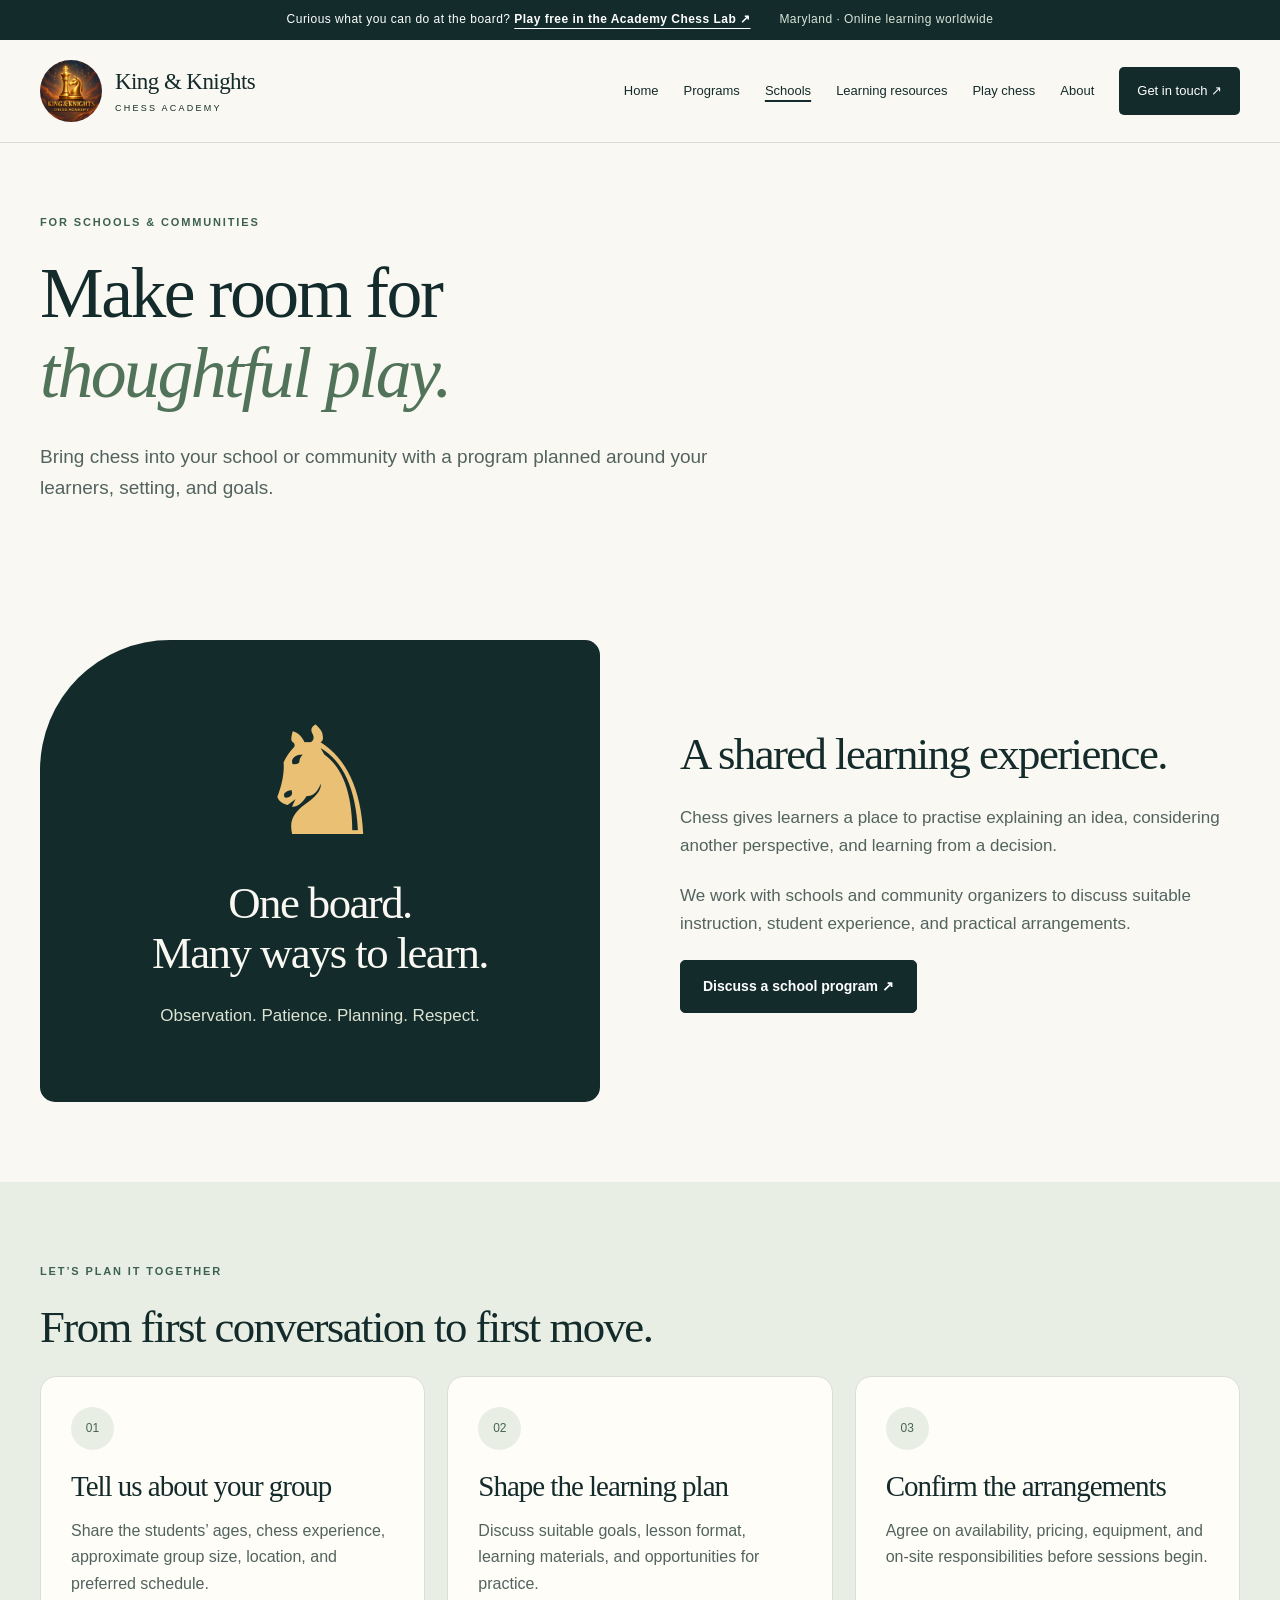
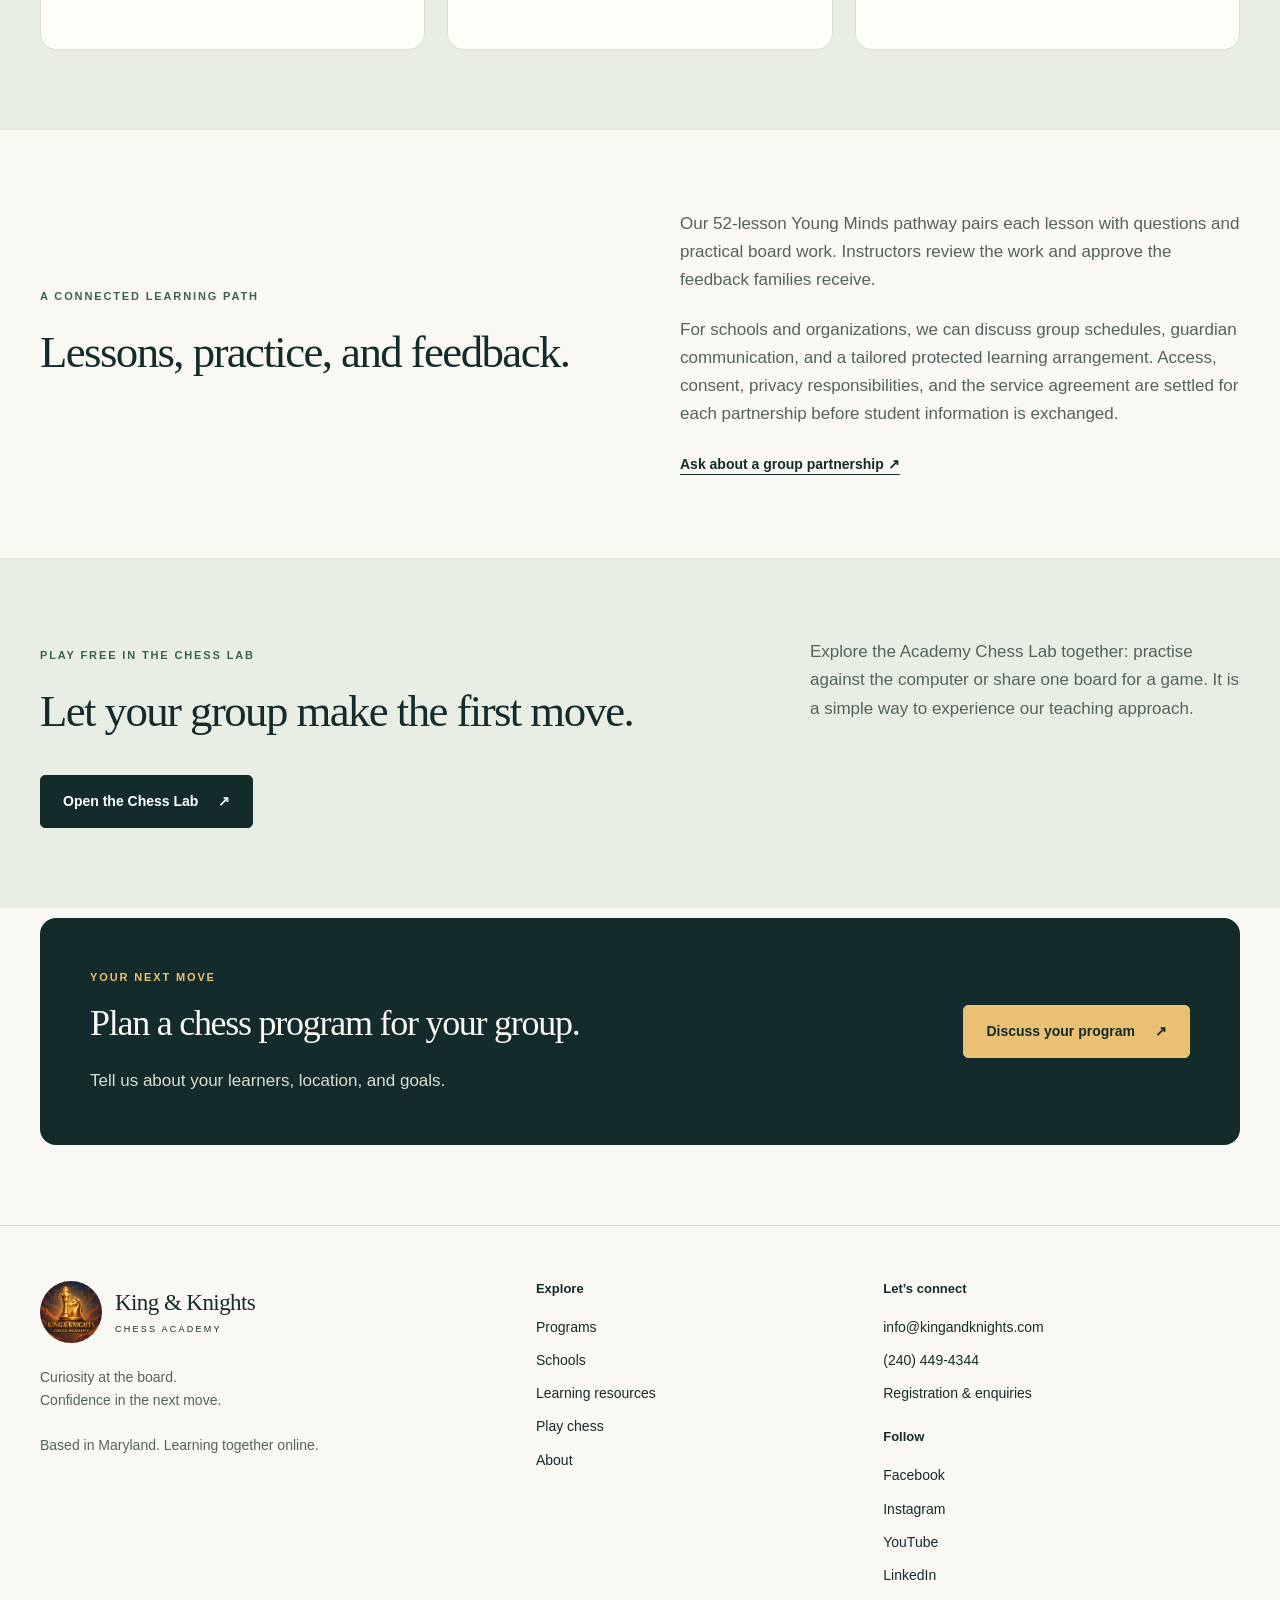
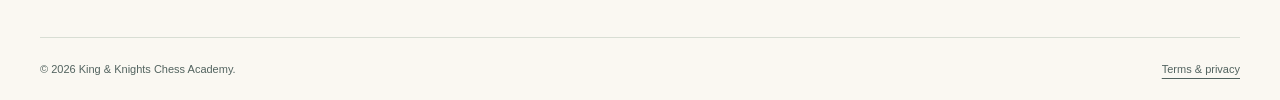
<file: schools.html>
<!doctype html>
<html lang="en"><head><meta charset="utf-8"><meta name="viewport" content="width=device-width,initial-scale=1"><title>School &amp; community chess programs | King &amp; Knights Chess Academy</title><meta name="description" content="Explore chess enrichment for schools and communities. Discuss student ages, group size, scheduling, and local program availability."><link rel="canonical" href="https://kingandknights.com/schools.html"><meta name="theme-color" content="#142b2b"><meta property="og:type" content="website"><meta property="og:title" content="School &amp; community chess programs | King &amp; Knights Chess Academy"><meta property="og:description" content="Explore chess enrichment for schools and communities. Discuss student ages, group size, scheduling, and local program availability."><meta property="og:url" content="https://kingandknights.com/schools.html"><meta property="og:image" content="https://kingandknights.com/assets/academy-logo.jpg"><meta name="twitter:card" content="summary"><link rel="icon" href="assets/favicon.svg" type="image/svg+xml"><link rel="stylesheet" href="style.css"><script src="script.js" defer></script></head>
<body><a class="skip" href="#main">Skip to content</a><div class="announcement">Curious what you can do at the board? <a href="chess-lab/">Play free in the Academy Chess Lab ↗</a> <span>Maryland · Online learning worldwide</span></div><header class="site-header"><div class="wrap header-inner"><a class="brand" href="index.html" aria-label="King and Knights Chess Academy home"><img src="assets/academy-logo.jpg" width="62" height="62" alt=""><span>King &amp; Knights<small>CHESS ACADEMY</small></span></a><button class="menu-toggle" aria-controls="navigation" aria-expanded="false" type="button">Menu <span aria-hidden="true">☰</span></button><nav id="navigation" aria-label="Main navigation"><a href="index.html">Home</a><a href="services.html">Programs</a><a href="schools.html" aria-current="page">Schools</a><a href="resources.html">Learning resources</a><a href="chess-lab/">Play chess</a><a href="about.html">About</a><a class="nav-contact" href="contact.html" >Get in touch <span aria-hidden="true">↗</span></a></nav></div></header>
<main id="main"><section class="page-intro wrap"><p class="eyebrow">For schools & communities</p><h1>Make room for<br><em>thoughtful play.</em></h1><p class="lead">Bring chess into your school or community with a program planned around your learners, setting, and goals.</p></section><section class="wrap section split"><div class="statement"><span aria-hidden="true">♞</span><h2>One board.<br>Many ways to learn.</h2><p>Observation. Patience. Planning. Respect.</p></div><div><h2>A shared learning experience.</h2><p>Chess gives learners a place to practise explaining an idea, considering another perspective, and learning from a decision.</p><p>We work with schools and community organizers to discuss suitable instruction, student experience, and practical arrangements.</p><a class="button" href="contact.html#other-enquiries">Discuss a school program ↗</a></div></section><section class="tinted"><div class="wrap section"><p class="eyebrow">Let’s plan it together</p><h2>From first conversation to first move.</h2><div class="grid three"><article class="card"><span class="number">01</span><h3>Tell us about your group</h3><p>Share the students’ ages, chess experience, approximate group size, location, and preferred schedule.</p></article><article class="card"><span class="number">02</span><h3>Shape the learning plan</h3><p>Discuss suitable goals, lesson format, learning materials, and opportunities for practice.</p></article><article class="card"><span class="number">03</span><h3>Confirm the arrangements</h3><p>Agree on availability, pricing, equipment, and on-site responsibilities before sessions begin.</p></article></div></div></section><section class="wrap section split"><div><p class="eyebrow">A connected learning path</p><h2>Lessons, practice, and feedback.</h2></div><div><p>Our 52-lesson Young Minds pathway pairs each lesson with questions and practical board work. Instructors review the work and approve the feedback families receive.</p><p>For schools and organizations, we can discuss group schedules, guardian communication, and a tailored protected learning arrangement. Access, consent, privacy responsibilities, and the service agreement are settled for each partnership before student information is exchanged.</p><a class="text-link" href="contact.html#other-enquiries">Ask about a group partnership ↗</a></div></section><section class="tinted"><div class="wrap section"><div class="section-heading"><div><p class="eyebrow">Play free in the Chess Lab</p><h2>Let your group make the first move.</h2></div><p>Explore the Academy Chess Lab together: practise against the computer or share one board for a game. It is a simple way to experience our teaching approach.</p></div><a class="button" href="chess-lab/">Open the Chess Lab <span aria-hidden="true">↗</span></a></div></section><section class="wrap"><div class="cta"><div><p class="eyebrow">Your next move</p><h2>Plan a chess program for your group.</h2><p>Tell us about your learners, location, and goals.</p></div><a class="button" href="contact.html#other-enquiries">Discuss your program <span aria-hidden="true">↗</span></a></div></section></main><footer><div class="wrap footer-grid"><div><a class="brand footer-brand" href="index.html"><img src="assets/academy-logo.jpg" width="62" height="62" alt="King and Knights Chess Academy logo"><span>King &amp; Knights<small>CHESS ACADEMY</small></span></a><p>Curiosity at the board.<br>Confidence in the next move.</p><p class="muted">Based in Maryland. Learning together online.</p></div><div><h2>Explore</h2><a href="services.html">Programs</a><a href="schools.html">Schools</a><a href="resources.html">Learning resources</a><a href="chess-lab/">Play chess</a><a href="about.html">About</a></div><div><h2>Let’s connect</h2><a href="mailto:info@kingandknights.com">info@kingandknights.com</a><a href="tel:+12404494344">(240) 449-4344</a><a href="contact.html">Registration &amp; enquiries</a><h2 class="footer-follow">Follow</h2><a href="https://www.facebook.com/profile.php?id=61564719689266" target="_blank" rel="noopener noreferrer">Facebook</a><a href="https://www.instagram.com/kingandknightsca/" target="_blank" rel="noopener noreferrer">Instagram</a><a href="https://www.youtube.com/@KingAndKnightsCA" target="_blank" rel="noopener noreferrer">YouTube</a><a href="https://www.linkedin.com/company/king-and-knights-chess-academy/" target="_blank" rel="noopener noreferrer">LinkedIn</a></div></div><div class="wrap footer-bottom"><span>© <span data-year>2026</span> King &amp; Knights Chess Academy.</span><a href="terms.html">Terms &amp; privacy</a></div></footer></body></html>
</file>
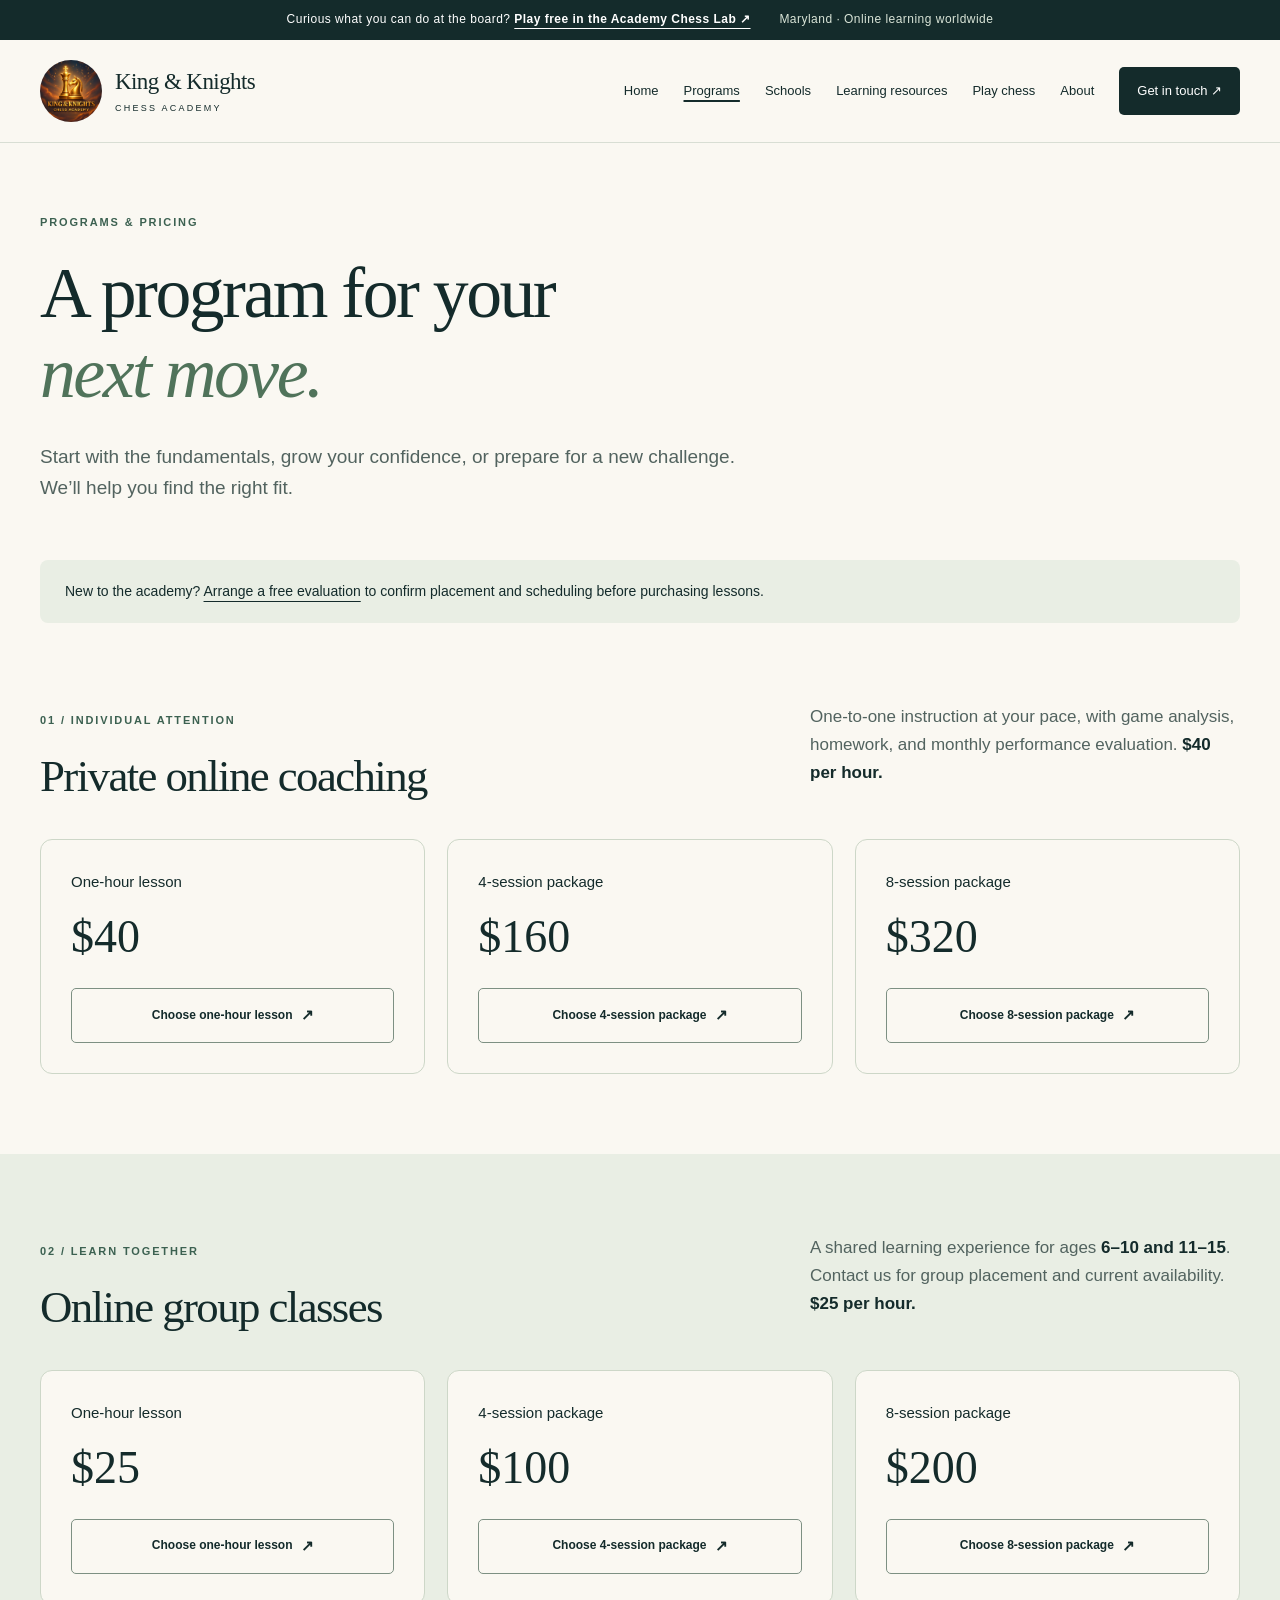
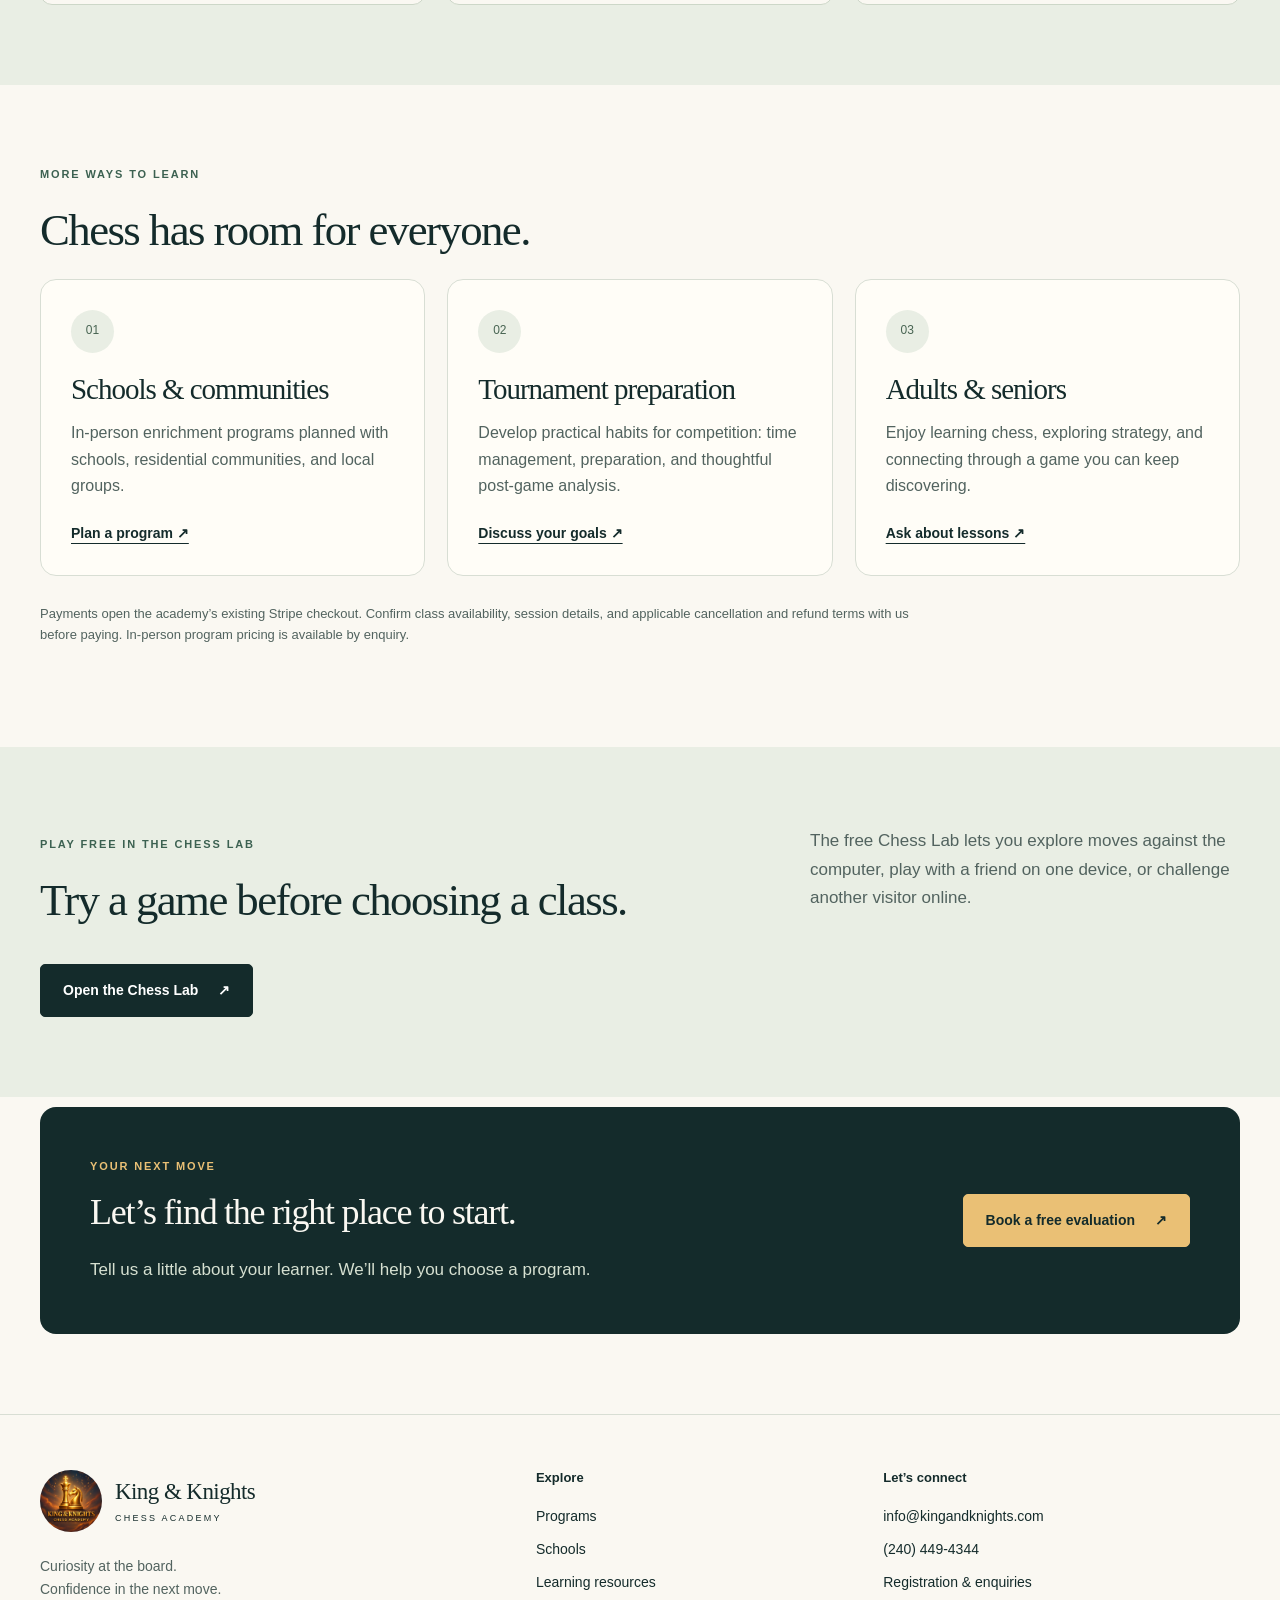
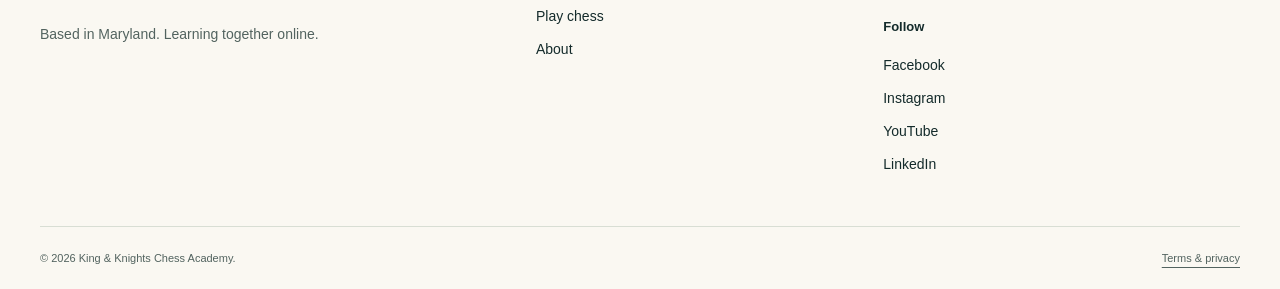
<file: services.html>
<!doctype html>
<html lang="en"><head><meta charset="utf-8"><meta name="viewport" content="width=device-width,initial-scale=1"><title>Programs &amp; pricing | King &amp; Knights Chess Academy</title><meta name="description" content="Compare private chess coaching at $40 per hour and online group classes at $25 per hour. School programs, tournament preparation, and adult learning."><link rel="canonical" href="https://kingandknights.com/services.html"><meta name="theme-color" content="#142b2b"><meta property="og:type" content="website"><meta property="og:title" content="Programs &amp; pricing | King &amp; Knights Chess Academy"><meta property="og:description" content="Compare private chess coaching at $40 per hour and online group classes at $25 per hour. School programs, tournament preparation, and adult learning."><meta property="og:url" content="https://kingandknights.com/services.html"><meta property="og:image" content="https://kingandknights.com/assets/academy-logo.jpg"><meta name="twitter:card" content="summary"><link rel="icon" href="assets/favicon.svg" type="image/svg+xml"><link rel="stylesheet" href="style.css"><script src="script.js" defer></script></head>
<body><a class="skip" href="#main">Skip to content</a><div class="announcement">Curious what you can do at the board? <a href="chess-lab/">Play free in the Academy Chess Lab ↗</a> <span>Maryland · Online learning worldwide</span></div><header class="site-header"><div class="wrap header-inner"><a class="brand" href="index.html" aria-label="King and Knights Chess Academy home"><img src="assets/academy-logo.jpg" width="62" height="62" alt=""><span>King &amp; Knights<small>CHESS ACADEMY</small></span></a><button class="menu-toggle" aria-controls="navigation" aria-expanded="false" type="button">Menu <span aria-hidden="true">☰</span></button><nav id="navigation" aria-label="Main navigation"><a href="index.html">Home</a><a href="services.html" aria-current="page">Programs</a><a href="schools.html">Schools</a><a href="resources.html">Learning resources</a><a href="chess-lab/">Play chess</a><a href="about.html">About</a><a class="nav-contact" href="contact.html" >Get in touch <span aria-hidden="true">↗</span></a></nav></div></header>
<main id="main"><section class="page-intro wrap"><p class="eyebrow">Programs & pricing</p><h1>A program for your<br><em>next move.</em></h1><p class="lead">Start with the fundamentals, grow your confidence, or prepare for a new challenge. We’ll help you find the right fit.</p></section><div class="wrap notice">New to the academy? <a href="contact.html">Arrange a free evaluation</a> to confirm placement and scheduling before purchasing lessons.</div><section class="wrap section" id="private"><div class="section-heading"><div><p class="eyebrow">01 / Individual attention</p><h2>Private online coaching</h2></div><p>One-to-one instruction at your pace, with game analysis, homework, and monthly performance evaluation. <strong>$40 per hour.</strong></p></div><div class="pricing"><div><span>One-hour lesson</span><strong>$40</strong><a href="https://buy.stripe.com/28EeVe1edeEv7sZbVY2oE07" class="button secondary">Choose one-hour lesson <span aria-hidden="true">↗</span></a></div><div><span>4-session package</span><strong>$160</strong><a href="https://buy.stripe.com/14A28s9KJ3ZR9B7f8a2oE06" class="button secondary">Choose 4-session package <span aria-hidden="true">↗</span></a></div><div><span>8-session package</span><strong>$320</strong><a href="https://buy.stripe.com/6oU00k1ed9kb28FaRU2oE05" class="button secondary">Choose 8-session package <span aria-hidden="true">↗</span></a></div></div></section><section class="tinted" id="groups"><div class="wrap section"><div class="section-heading"><div><p class="eyebrow">02 / Learn together</p><h2>Online group classes</h2></div><p>A shared learning experience for ages <strong>6–10 and 11–15</strong>. Contact us for group placement and current availability. <strong>$25 per hour.</strong></p></div><div class="pricing"><div><span>One-hour lesson</span><strong>$25</strong><a href="https://buy.stripe.com/00w7sM3mleEv4gN3ps2oE08" class="button secondary">Choose one-hour lesson <span aria-hidden="true">↗</span></a></div><div><span>4-session package</span><strong>$100</strong><a href="https://buy.stripe.com/cNicN60a9bsjcNj1hk2oE0a" class="button secondary">Choose 4-session package <span aria-hidden="true">↗</span></a></div><div><span>8-session package</span><strong>$200</strong><a href="https://buy.stripe.com/8x27sMe0ZfIz4gN7FI2oE09" class="button secondary">Choose 8-session package <span aria-hidden="true">↗</span></a></div></div></div></section><section class="wrap section"><p class="eyebrow">More ways to learn</p><h2>Chess has room for everyone.</h2><div class="grid three"><article class="card"><span class="number">01</span><h3>Schools & communities</h3><p>In-person enrichment programs planned with schools, residential communities, and local groups.</p><a class="text-link" href="schools.html">Plan a program ↗</a></article><article class="card"><span class="number">02</span><h3>Tournament preparation</h3><p>Develop practical habits for competition: time management, preparation, and thoughtful post-game analysis.</p><a class="text-link" href="contact.html">Discuss your goals ↗</a></article><article class="card"><span class="number">03</span><h3>Adults & seniors</h3><p>Enjoy learning chess, exploring strategy, and connecting through a game you can keep discovering.</p><a class="text-link" href="contact.html#other-enquiries">Ask about lessons ↗</a></article></div><p class="small">Payments open the academy’s existing Stripe checkout. Confirm class availability, session details, and applicable cancellation and refund terms with us before paying. In-person program pricing is available by enquiry.</p></section><section class="tinted"><div class="wrap section"><div class="section-heading"><div><p class="eyebrow">Play free in the Chess Lab</p><h2>Try a game before choosing a class.</h2></div><p>The free Chess Lab lets you explore moves against the computer, play with a friend on one device, or challenge another visitor online.</p></div><a class="button" href="chess-lab/">Open the Chess Lab <span aria-hidden="true">↗</span></a></div></section><section class="wrap"><div class="cta"><div><p class="eyebrow">Your next move</p><h2>Let’s find the right place to start.</h2><p>Tell us a little about your learner. We’ll help you choose a program.</p></div><a class="button" href="contact.html">Book a free evaluation <span aria-hidden="true">↗</span></a></div></section></main><footer><div class="wrap footer-grid"><div><a class="brand footer-brand" href="index.html"><img src="assets/academy-logo.jpg" width="62" height="62" alt="King and Knights Chess Academy logo"><span>King &amp; Knights<small>CHESS ACADEMY</small></span></a><p>Curiosity at the board.<br>Confidence in the next move.</p><p class="muted">Based in Maryland. Learning together online.</p></div><div><h2>Explore</h2><a href="services.html">Programs</a><a href="schools.html">Schools</a><a href="resources.html">Learning resources</a><a href="chess-lab/">Play chess</a><a href="about.html">About</a></div><div><h2>Let’s connect</h2><a href="mailto:info@kingandknights.com">info@kingandknights.com</a><a href="tel:+12404494344">(240) 449-4344</a><a href="contact.html">Registration &amp; enquiries</a><h2 class="footer-follow">Follow</h2><a href="https://www.facebook.com/profile.php?id=61564719689266" target="_blank" rel="noopener noreferrer">Facebook</a><a href="https://www.instagram.com/kingandknightsca/" target="_blank" rel="noopener noreferrer">Instagram</a><a href="https://www.youtube.com/@KingAndKnightsCA" target="_blank" rel="noopener noreferrer">YouTube</a><a href="https://www.linkedin.com/company/king-and-knights-chess-academy/" target="_blank" rel="noopener noreferrer">LinkedIn</a></div></div><div class="wrap footer-bottom"><span>© <span data-year>2026</span> King &amp; Knights Chess Academy.</span><a href="terms.html">Terms &amp; privacy</a></div></footer></body></html>
</file>
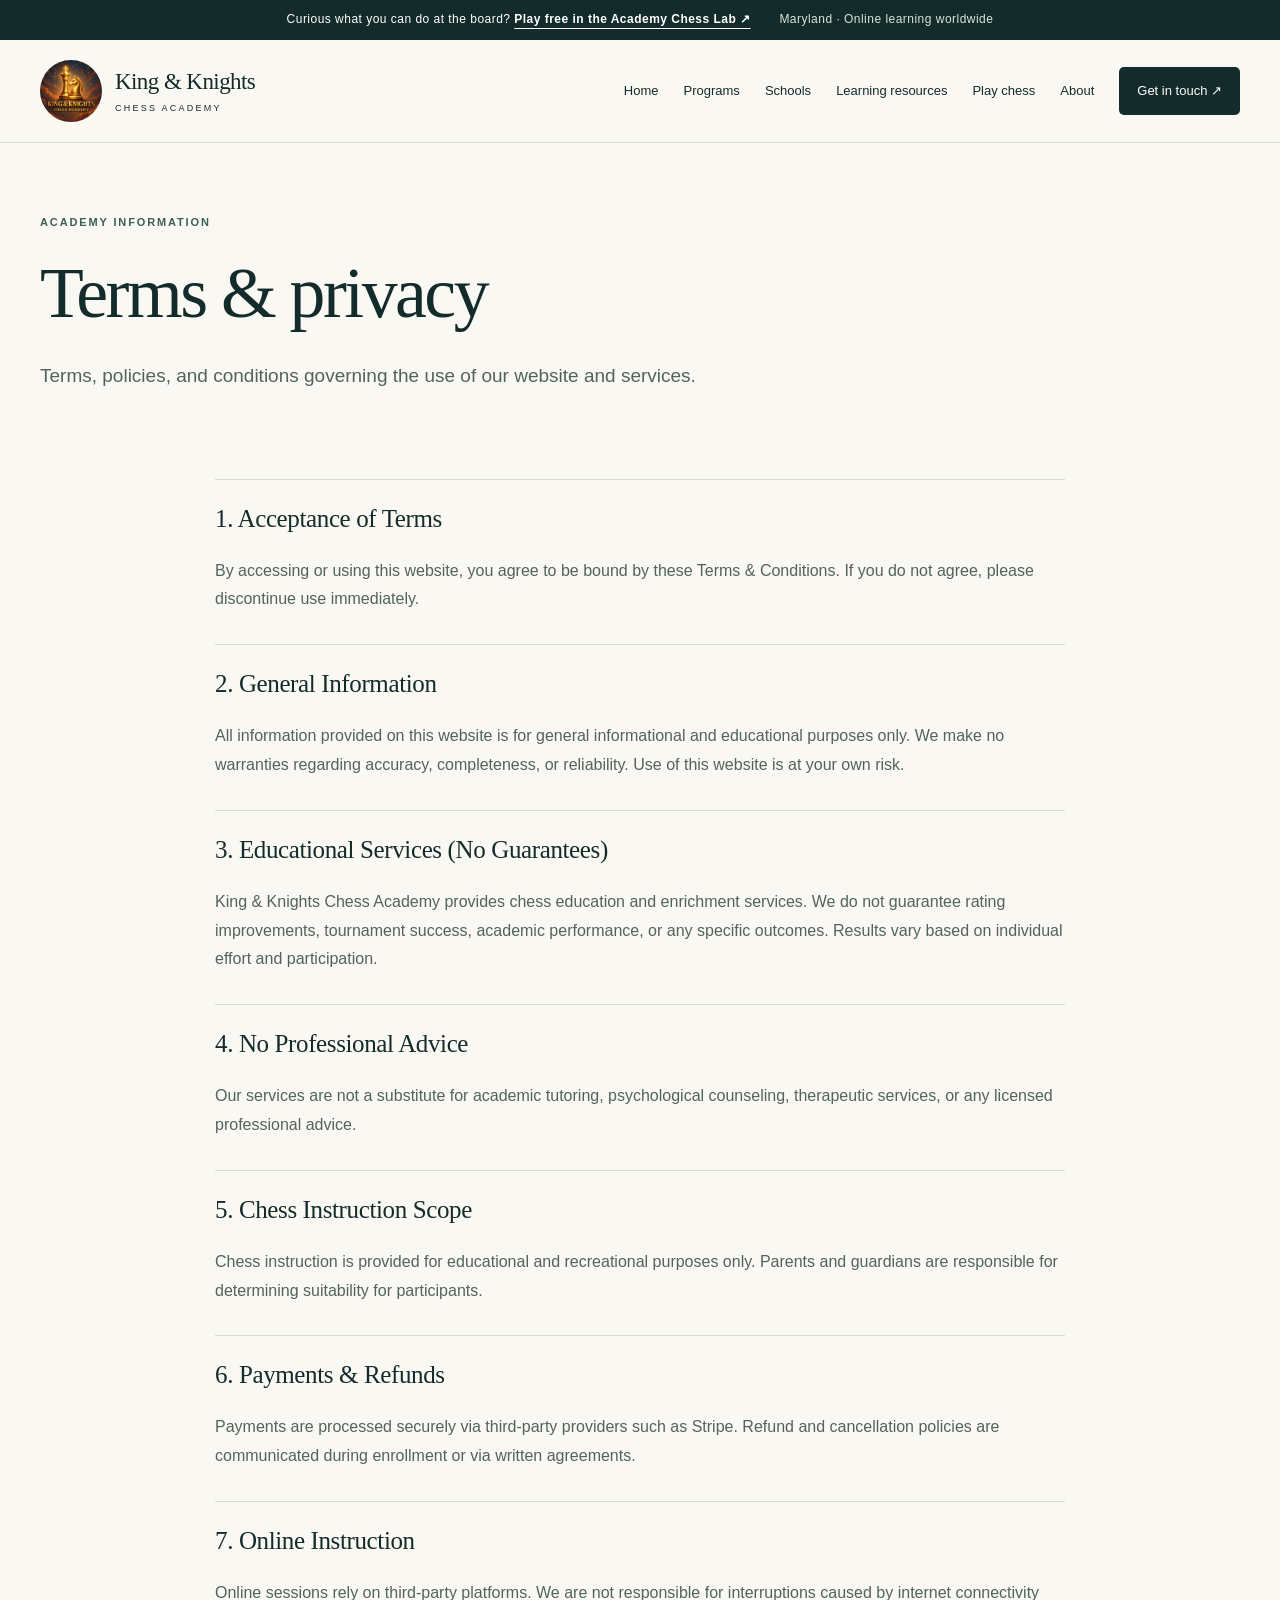
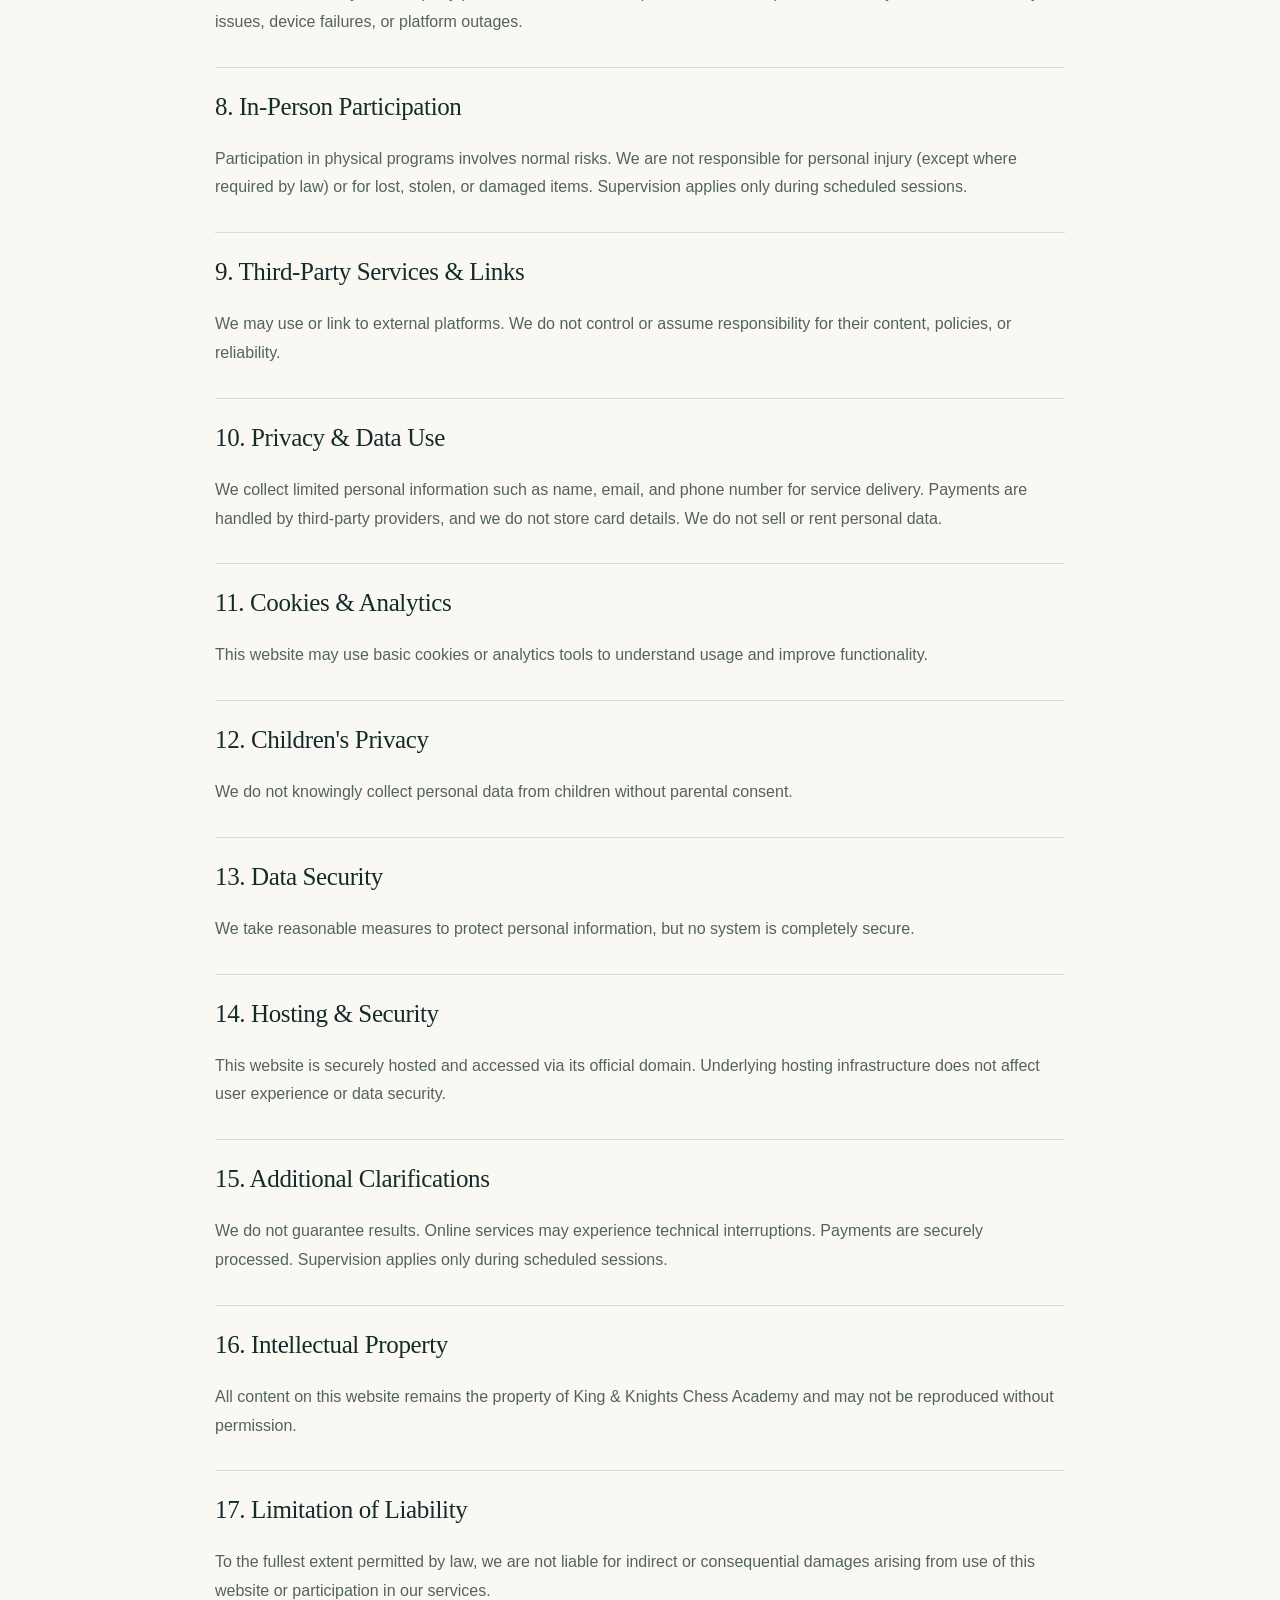
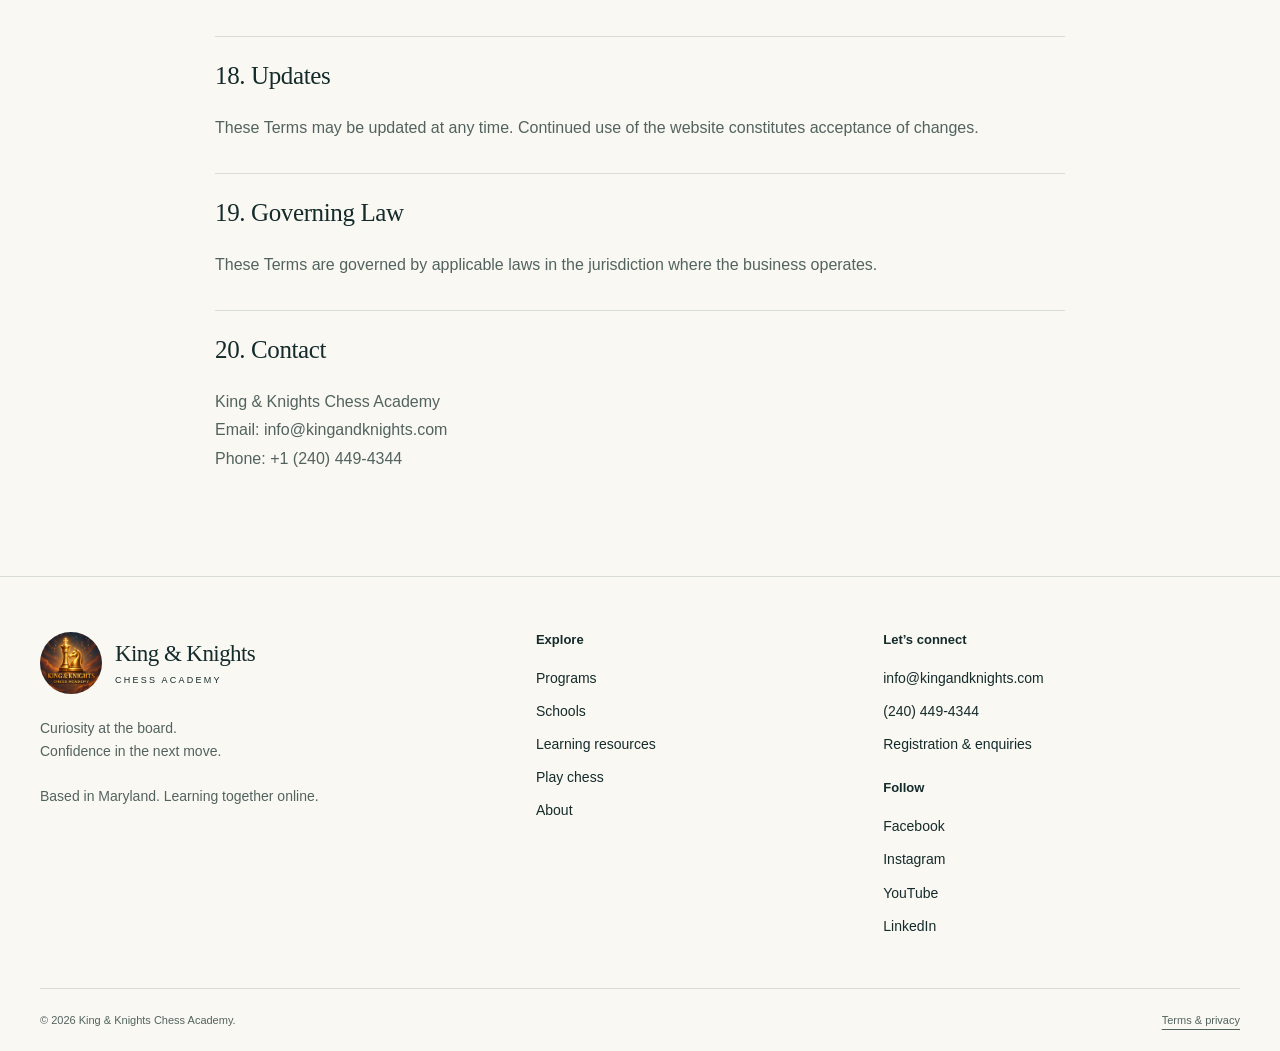
<file: terms.html>
<!doctype html>
<html lang="en"><head><meta charset="utf-8"><meta name="viewport" content="width=device-width,initial-scale=1"><title>Terms &amp; privacy | King &amp; Knights Chess Academy</title><meta name="description" content="Read the academy’s existing terms, privacy and data-use information, payment conditions, and educational service policies."><link rel="canonical" href="https://kingandknights.com/terms.html"><meta name="theme-color" content="#142b2b"><meta property="og:type" content="website"><meta property="og:title" content="Terms &amp; privacy | King &amp; Knights Chess Academy"><meta property="og:description" content="Read the academy’s existing terms, privacy and data-use information, payment conditions, and educational service policies."><meta property="og:url" content="https://kingandknights.com/terms.html"><meta property="og:image" content="https://kingandknights.com/assets/academy-logo.jpg"><meta name="twitter:card" content="summary"><link rel="icon" href="assets/favicon.svg" type="image/svg+xml"><link rel="stylesheet" href="style.css"><script src="script.js" defer></script></head>
<body><a class="skip" href="#main">Skip to content</a><div class="announcement">Curious what you can do at the board? <a href="chess-lab/">Play free in the Academy Chess Lab ↗</a> <span>Maryland · Online learning worldwide</span></div><header class="site-header"><div class="wrap header-inner"><a class="brand" href="index.html" aria-label="King and Knights Chess Academy home"><img src="assets/academy-logo.jpg" width="62" height="62" alt=""><span>King &amp; Knights<small>CHESS ACADEMY</small></span></a><button class="menu-toggle" aria-controls="navigation" aria-expanded="false" type="button">Menu <span aria-hidden="true">☰</span></button><nav id="navigation" aria-label="Main navigation"><a href="index.html">Home</a><a href="services.html">Programs</a><a href="schools.html">Schools</a><a href="resources.html">Learning resources</a><a href="chess-lab/">Play chess</a><a href="about.html">About</a><a class="nav-contact" href="contact.html" >Get in touch <span aria-hidden="true">↗</span></a></nav></div></header>
<main id="main"><section class="page-intro wrap"><p class="eyebrow">Academy information</p><h1>Terms &amp; privacy</h1><p class="lead">Terms, policies, and conditions governing the use of our website and services.</p></section><div class="wrap legal"><section id="policy-1"><h2>1. Acceptance of Terms</h2><p>By accessing or using this website, you agree to be bound by these Terms & Conditions. If you do not agree, please discontinue use immediately.</p></section><section id="policy-2"><h2>2. General Information</h2><p>All information provided on this website is for general informational and educational purposes only. We make no warranties regarding accuracy, completeness, or reliability. Use of this website is at your own risk.</p></section><section id="policy-3"><h2>3. Educational Services (No Guarantees)</h2><p>King & Knights Chess Academy provides chess education and enrichment services. We do not guarantee rating improvements, tournament success, academic performance, or any specific outcomes. Results vary based on individual effort and participation.</p></section><section id="policy-4"><h2>4. No Professional Advice</h2><p>Our services are not a substitute for academic tutoring, psychological counseling, therapeutic services, or any licensed professional advice.</p></section><section id="policy-5"><h2>5. Chess Instruction Scope</h2><p>Chess instruction is provided for educational and recreational purposes only. Parents and guardians are responsible for determining suitability for participants.</p></section><section id="policy-6"><h2>6. Payments & Refunds</h2><p>Payments are processed securely via third-party providers such as Stripe. Refund and cancellation policies are communicated during enrollment or via written agreements.</p></section><section id="policy-7"><h2>7. Online Instruction</h2><p>Online sessions rely on third-party platforms. We are not responsible for interruptions caused by internet connectivity issues, device failures, or platform outages.</p></section><section id="policy-8"><h2>8. In-Person Participation</h2><p>Participation in physical programs involves normal risks. We are not responsible for personal injury (except where required by law) or for lost, stolen, or damaged items. Supervision applies only during scheduled sessions.</p></section><section id="policy-9"><h2>9. Third-Party Services & Links</h2><p>We may use or link to external platforms. We do not control or assume responsibility for their content, policies, or reliability.</p></section><section id="privacy"><h2>10. Privacy & Data Use</h2><p>We collect limited personal information such as name, email, and phone number for service delivery. Payments are handled by third-party providers, and we do not store card details. We do not sell or rent personal data.</p></section><section id="policy-11"><h2>11. Cookies & Analytics</h2><p>This website may use basic cookies or analytics tools to understand usage and improve functionality.</p></section><section id="policy-12"><h2>12. Children's Privacy</h2><p>We do not knowingly collect personal data from children without parental consent.</p></section><section id="policy-13"><h2>13. Data Security</h2><p>We take reasonable measures to protect personal information, but no system is completely secure.</p></section><section id="policy-14"><h2>14. Hosting & Security</h2><p>This website is securely hosted and accessed via its official domain. Underlying hosting infrastructure does not affect user experience or data security.</p></section><section id="policy-15"><h2>15. Additional Clarifications</h2><p>We do not guarantee results. Online services may experience technical interruptions. Payments are securely processed. Supervision applies only during scheduled sessions.</p></section><section id="policy-16"><h2>16. Intellectual Property</h2><p>All content on this website remains the property of King & Knights Chess Academy and may not be reproduced without permission.</p></section><section id="policy-17"><h2>17. Limitation of Liability</h2><p>To the fullest extent permitted by law, we are not liable for indirect or consequential damages arising from use of this website or participation in our services.</p></section><section id="policy-18"><h2>18. Updates</h2><p>These Terms may be updated at any time. Continued use of the website constitutes acceptance of changes.</p></section><section id="policy-19"><h2>19. Governing Law</h2><p>These Terms are governed by applicable laws in the jurisdiction where the business operates.</p></section><section id="policy-20"><h2>20. Contact</h2><p>King & Knights Chess Academy<br /> Email: info@kingandknights.com<br /> Phone: +1 (240) 449-4344</p></section></div></main><footer><div class="wrap footer-grid"><div><a class="brand footer-brand" href="index.html"><img src="assets/academy-logo.jpg" width="62" height="62" alt="King and Knights Chess Academy logo"><span>King &amp; Knights<small>CHESS ACADEMY</small></span></a><p>Curiosity at the board.<br>Confidence in the next move.</p><p class="muted">Based in Maryland. Learning together online.</p></div><div><h2>Explore</h2><a href="services.html">Programs</a><a href="schools.html">Schools</a><a href="resources.html">Learning resources</a><a href="chess-lab/">Play chess</a><a href="about.html">About</a></div><div><h2>Let’s connect</h2><a href="mailto:info@kingandknights.com">info@kingandknights.com</a><a href="tel:+12404494344">(240) 449-4344</a><a href="contact.html">Registration &amp; enquiries</a><h2 class="footer-follow">Follow</h2><a href="https://www.facebook.com/profile.php?id=61564719689266" target="_blank" rel="noopener noreferrer">Facebook</a><a href="https://www.instagram.com/kingandknightsca/" target="_blank" rel="noopener noreferrer">Instagram</a><a href="https://www.youtube.com/@KingAndKnightsCA" target="_blank" rel="noopener noreferrer">YouTube</a><a href="https://www.linkedin.com/company/king-and-knights-chess-academy/" target="_blank" rel="noopener noreferrer">LinkedIn</a></div></div><div class="wrap footer-bottom"><span>© <span data-year>2026</span> King &amp; Knights Chess Academy.</span><a href="terms.html">Terms &amp; privacy</a></div></footer></body></html>
</file>
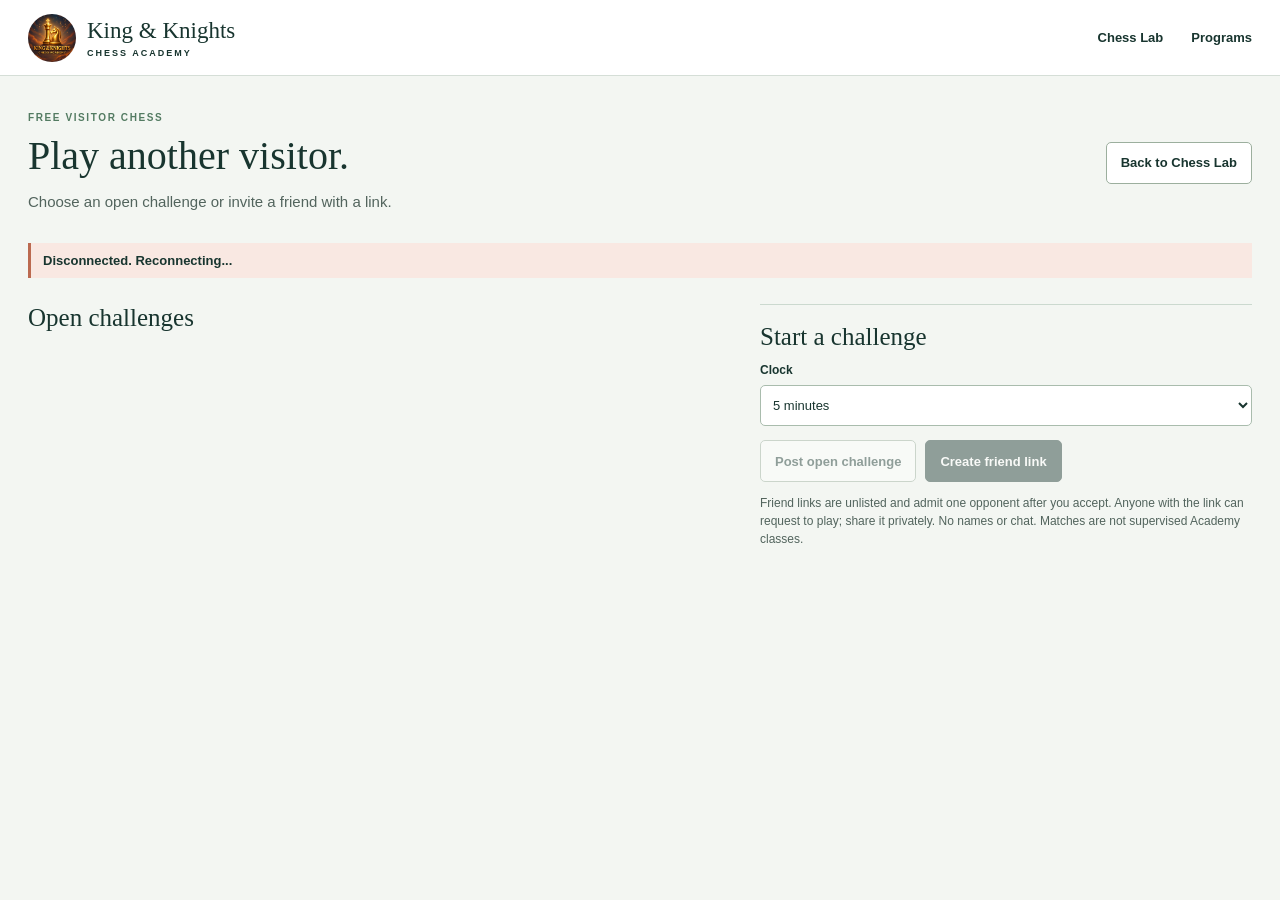
<file: chess-lab/online-play.html>
<!doctype html>
<html lang="en">
  <head>
    <meta charset="UTF-8" />
    <meta name="viewport" content="width=device-width, initial-scale=1.0" />
    <meta name="theme-color" content="#18352f" />
    <title>Play Another Visitor | King & Knights Chess Academy</title>
    <link rel="icon" href="./academy-logo.jpg" />
    <script type="module" crossorigin src="/chess-lab/assets/online-DxZMgdCb.js"></script>
    <link rel="modulepreload" crossorigin href="/chess-lab/assets/game-clock-_1GLfdT8.js">
    <link rel="stylesheet" crossorigin href="/chess-lab/assets/game-clock-DZO6A3uF.css">
    <link rel="stylesheet" crossorigin href="/chess-lab/assets/online-D5cJjYpY.css">
  </head>
  <body>
    <a class="skip" href="#main">Skip to online play</a>
    <header class="topbar"><a class="brand" href="https://kingandknights.com/"><img src="./academy-logo.jpg" alt="" width="48" height="48" /><span>King & Knights <small>CHESS ACADEMY</small></span></a><nav><a href="./">Chess Lab</a><a href="https://kingandknights.com/services.html">Programs</a></nav></header>
    <main id="main">
      <div class="intro online-intro"><div><p class="kicker">Free visitor chess</p><h1>Play another visitor.</h1><p>Choose an open challenge or invite a friend with a link.</p></div><a href="./" class="command secondary">Back to Chess Lab</a></div>
      <p id="connection-status" class="connection-status" role="status">Connecting to the lobby...</p>
      <section id="lobby" class="online-layout" aria-label="Open challenges">
        <div><div id="friend-invite" class="friend-invite" hidden><h2>Friend invitation</h2><p>A friend has invited you to a private game. The creator must accept your request before play begins.</p><button type="button" id="join-friend" class="command primary">Request to play this friend</button></div><div class="section-line"><h2>Open challenges</h2><span id="lobby-count"></span></div><div id="challenge-list" class="challenge-list" aria-live="polite"></div></div>
        <aside class="online-create"><h2>Start a challenge</h2><p id="online-admission" class="online-boundary" role="status" hidden></p><label for="online-control">Clock</label><select id="online-control"><option value="5+0">5 minutes</option><option value="10+0">10 minutes</option><option value="15+10">15 minutes + 10 seconds</option></select><div class="create-actions"><button type="button" id="create-challenge" class="command secondary">Post open challenge</button><button type="button" id="create-friend" class="command primary">Create friend link</button></div><p class="online-boundary">Friend links are unlisted and admit one opponent after you accept. Anyone with the link can request to play; share it privately. No names or chat. Matches are not supervised Academy classes.</p></aside>
      </section>
      <section id="match" class="online-layout" aria-label="Visitor match" hidden>
        <div class="board-column"><div class="board-heading"><span id="online-opponent">Opponent</span><span class="board-heading-actions"><span id="online-game-state">Waiting</span><button type="button" id="online-flip" class="board-flip" title="Flip board" aria-label="Flip board">&#8635;</button></span></div><div class="clock-row" id="online-top-row"><span id="online-top-side">Black</span><output id="online-top-clock">5:00</output></div><div class="board-shell"><div id="online-board" class="chess-board" aria-label="Online chess board"></div></div><div class="clock-row" id="online-bottom-row"><span id="online-bottom-side">White</span><output id="online-bottom-clock">5:00</output></div><div class="board-footer"><span id="online-you">You</span><span>Choose a piece, then a square.</span></div></div>
        <aside class="online-match-side"><h2 id="match-title">Your challenge</h2><p id="match-detail" role="status"></p><div id="share-friend" class="share-friend" hidden><label for="friend-link">Send this link to your friend</label><input id="friend-link" type="text" readonly /><button type="button" id="copy-friend" class="command secondary">Copy link</button><p>The link expires if you cancel, leave, or wait too long.</p></div><div id="pending-actions" class="toolbar" hidden><button type="button" id="accept-request" class="command primary">Accept request</button><button type="button" id="decline-request" class="command secondary">Decline</button></div><div id="waiting-actions" class="toolbar" hidden><button type="button" id="cancel-challenge" class="command secondary">Cancel challenge</button></div><div id="playing-actions" class="toolbar" hidden><button type="button" id="resign-game" class="command secondary">Resign</button></div><div class="online-audio"><h3>Game sounds</h3><button type="button" id="online-effects" class="command secondary" aria-pressed="true">Move sounds: On</button><button type="button" id="online-music" class="command secondary" aria-pressed="false">Background music: Off</button></div><div class="move-section"><div class="section-line"><h3>Moves</h3></div><div id="online-moves" class="moves" aria-live="polite"></div></div></aside>
      </section>
      <p id="online-error" class="online-error" role="alert" hidden></p>
    </main>
    <dialog id="online-promotion" class="promotion-dialog"><h2>Promote your pawn</h2><div class="promotion-options"><button type="button" data-promote="q">Queen</button><button type="button" data-promote="r">Rook</button><button type="button" data-promote="b">Bishop</button><button type="button" data-promote="n">Knight</button></div><button type="button" id="online-promotion-cancel" class="command secondary">Cancel</button></dialog>
  </body>
</html>
</file>
<file: style.css>
:root{--ink:#142b2b;--muted:#52635f;--cream:#faf8f2;--gold:#eac075;--line:#d8ded4;--sage:#e9eee4;--white:#fff;--radius:16px}*{box-sizing:border-box}html{scroll-behavior:smooth;scroll-padding-top:120px}body{margin:0;background:var(--cream);color:var(--ink);font:17px/1.65 Arial,Helvetica,sans-serif}img{max-width:100%;height:auto;display:block}a{color:inherit;text-underline-offset:5px}button{font:inherit}a,button,summary{-webkit-tap-highlight-color:transparent}a:focus-visible,button:focus-visible,summary:focus-visible{outline:3px solid #ae5918;outline-offset:5px}h1,h2,h3,p{margin-top:0}h1,h2,h3{font-family:Georgia,'Times New Roman',serif;font-weight:400;line-height:1.12;letter-spacing:-.035em}h1{font-size:clamp(48px,5.6vw,80px);margin-bottom:27px}h2{font-size:clamp(34px,3.5vw,49px);margin-bottom:24px}h3{font-size:29px;margin:20px 0 15px}em{font-weight:400;color:#50735a}p{margin-bottom:22px;color:var(--muted)}strong{color:var(--ink)}.wrap{width:min(1200px,calc(100% - 80px));margin-inline:auto}.announcement{background:var(--ink);color:#fff;text-align:center;font-size:12px;letter-spacing:.04em;padding:10px 20px}.announcement a{color:inherit;font-weight:700}.announcement span{margin-left:25px;color:#d9e4d7}.site-header{background:rgba(250,248,242,.98);border-bottom:1px solid var(--line);position:sticky;top:0;z-index:10}.header-inner{display:flex;align-items:center;justify-content:space-between;gap:25px;min-height:102px}.brand{display:flex;align-items:center;gap:13px;text-decoration:none;flex-shrink:0}.brand img{width:62px;height:62px;border-radius:50%;object-fit:cover}.brand span{font:23px Georgia,serif;letter-spacing:-.025em}.brand small{display:block;font:9px Arial,sans-serif;letter-spacing:.25em;margin-top:8px}nav{display:flex;align-items:center;gap:25px}nav a{font-size:13px;text-decoration:none;padding:10px 0;white-space:nowrap}nav a:hover,nav a[aria-current]{text-decoration:underline;text-decoration-thickness:2px}.nav-contact{background:var(--ink);color:white;padding:13px 18px;border-radius:5px}.menu-toggle{display:none}.skip{position:fixed;left:20px;top:-100px;z-index:100;padding:12px;background:white}.skip:focus{top:10px}.hero{display:grid;grid-template-columns:1.08fr 1fr;gap:50px;align-items:center;padding-block:66px 74px}.eyebrow{font-size:11px;text-transform:uppercase;letter-spacing:.17em;font-weight:700;color:#3c6151;margin-bottom:22px}.dot{display:inline-block;width:8px;height:8px;background:#73956a;border-radius:50%;margin-right:8px}.lead{font-size:19px;line-height:1.65;max-width:620px}.actions{display:flex;gap:12px;flex-wrap:wrap;margin-top:32px}.button{background:var(--ink);color:white;text-decoration:none;padding:14px 22px;display:inline-flex;align-items:center;justify-content:center;gap:20px;font-size:14px;font-weight:600;border:1px solid var(--ink);border-radius:5px;min-height:49px;transition:background .15s}.button:hover{background:#315448;color:white}.button.secondary{background:transparent;color:var(--ink);border-color:#7d9083}.button.secondary:hover{background:var(--sage)}.hero-note{font-size:12px;margin:22px 0 0}.hero-art{position:relative;background:#e4eadb;border-radius:170px 170px 15px 15px;padding-top:45px;overflow:hidden;border:1px solid #d2dcca}.hero-art>img{width:100%}.art-label{text-align:center;font-size:10px;letter-spacing:.25em;color:#506345}.art-caption{position:absolute;bottom:24px;left:25px;right:25px;background:#faf8f2;box-shadow:0 4px 20px #142b2b10;border-radius:9px;padding:17px 20px;display:flex;align-items:center;gap:15px;font-size:14px;line-height:1.4}.mini-symbol{background:var(--gold);border-radius:50%;width:40px;height:40px;display:grid;place-items:center;font-size:23px}.principles{border-block:1px solid var(--line);padding:22px 0}.principles .wrap{display:flex;justify-content:space-between;gap:20px;font-size:13px}.principles span:before{content:'✦';color:#967035;margin-right:12px}.section{padding-block:80px}.section-heading{display:flex;justify-content:space-between;gap:50px;align-items:flex-end;margin-bottom:30px}.section-heading p:last-child{max-width:430px}.section-heading h2{margin-bottom:8px}.grid{display:grid;gap:22px}.three{grid-template-columns:repeat(3,1fr)}.card{border:1px solid var(--line);background:#fffdf7;border-radius:var(--radius);padding:30px;display:flex;flex-direction:column;align-items:flex-start}.card p{font-size:16px}.card .text-link{margin-top:auto}.number{background:var(--sage);border-radius:50%;width:43px;height:43px;display:grid;place-items:center;font-size:12px;color:#486452}.text-link{font-size:14px;font-weight:bold;text-decoration-thickness:1px;display:inline-block}.tinted{background:var(--sage)}.split{display:grid;grid-template-columns:1fr 1fr;align-items:center;gap:80px}.feature-board{background:#f8f6ee;border-radius:var(--radius);padding:35px;text-align:center}.feature-board img{width:100%;max-width:390px;margin:auto}.feature-board span{display:block;font-size:12px;margin-top:18px;color:var(--muted)}.faq-section{display:grid;grid-template-columns:1fr 1.3fr;gap:70px;padding-top:20px}.faq details{border-bottom:1px solid #bccabd;padding:19px 0}.faq summary{cursor:pointer;font-size:17px;font-weight:600;line-height:1.4;padding-right:12px}.faq details p{font-size:15px;margin:17px 0 0}.cta{display:flex;align-items:center;justify-content:space-between;gap:45px;background:var(--ink);color:var(--cream);border-radius:var(--radius);padding:50px;margin:10px 0 80px}.cta h2{font-size:36px;max-width:550px}.cta p{color:#d6e0d1;margin-bottom:0}.cta .eyebrow{color:var(--gold);margin-bottom:17px}.cta .button{flex-shrink:0;background:var(--gold);color:var(--ink);border-color:var(--gold)}footer{border-top:1px solid var(--line);padding-top:55px}.footer-grid{display:grid;grid-template-columns:1.5fr 1fr 1.2fr;gap:50px;padding-bottom:40px}.footer-grid h2{font:600 13px Arial,sans-serif;letter-spacing:0;margin-bottom:20px}.footer-grid .footer-follow{margin-top:24px}.footer-grid>div>a:not(.brand){display:block;margin-bottom:10px;font-size:14px;text-decoration:none;overflow-wrap:anywhere}.footer-grid>div>a:hover{text-decoration:underline}.footer-brand{margin-bottom:23px}.footer-grid p{font-size:14px}.muted{color:var(--muted)}.footer-bottom{display:flex;justify-content:space-between;gap:20px;padding-block:22px;border-top:1px solid var(--line);font-size:11px;color:var(--muted)}.page-intro{padding-top:70px;padding-bottom:35px}.page-intro .lead{max-width:710px}.notice{padding:20px 25px;background:var(--sage);border-radius:8px;font-size:14px}.pricing{display:grid;grid-template-columns:repeat(3,1fr);gap:22px}.pricing>div{border:1px solid #cdd7c8;background:var(--cream);border-radius:12px;padding:30px}.pricing span{display:block;font-size:15px}.pricing strong{display:block;font:46px Georgia,serif;margin:15px 0 25px}.pricing .button{display:flex;font-size:12px;padding-inline:10px;gap:8px}.small{font-size:13px;margin-top:27px;max-width:900px}.statement{padding:50px;background:var(--ink);border-radius:130px 15px 15px;color:var(--cream);text-align:center}.statement>span{font:150px Georgia,serif;color:var(--gold);line-height:1.25}.statement p{color:#dbe3d3}.stats{display:flex;gap:45px;margin-block:28px}.stats strong{display:block;font:42px Georgia,serif}.stats span{font-size:12px}.team{display:grid;grid-template-columns:1fr 1fr;gap:30px}.team article{background:var(--cream);padding:24px;border-radius:14px}.team img{width:180px;height:230px;object-fit:cover;border-radius:90px 90px 7px 7px;object-position:50% 25%}.team img.olawale{object-position:50% 50%}.team .eyebrow{font-size:9px;margin:5px 0 15px}.team h3{font-size:28px;margin:0 0 15px}.team p{font-size:14px;margin-bottom:0}.contact-grid{display:grid;grid-template-columns:1fr 1.7fr;gap:65px;padding-top:30px}.contact-grid h2{font-size:33px}.contact-item{border-top:1px solid var(--line);padding-top:20px;margin-top:24px}.contact-item>span{display:block;font-size:11px;font-weight:bold;text-transform:uppercase;letter-spacing:.1em;color:var(--muted);margin-bottom:9px}.contact-item a{overflow-wrap:anywhere}.form-panel{background:white;border:1px solid var(--line);border-radius:12px;padding:30px}.form-panel iframe{width:100%;border:0;margin-top:20px;display:block;background:#fafafa}.legal{max-width:850px;padding-bottom:80px}.legal section{border-top:1px solid var(--line);padding-top:25px;margin-top:30px}.legal h2{font-size:25px;letter-spacing:-.015em}.legal p{font-size:16px;line-height:1.8}
@media(min-width:1500px){.hero{padding-block:80px}}
@media(max-width:1100px){.wrap{width:calc(100% - 48px)}nav{gap:16px}.brand span{font-size:20px}.brand img{width:52px;height:52px}.hero{gap:30px}.team article{grid-template-columns:1fr}.team img{width:100%;height:300px;border-radius:10px}.split{gap:45px}.pricing>div{padding:24px}}
@media(max-width:900px){.header-inner{flex-wrap:wrap;padding-block:15px;min-height:85px}.menu-toggle{display:none;background:transparent;border:1px solid #879687;border-radius:5px;padding:8px 14px;font-size:14px}.js .menu-toggle{display:block}nav{width:100%;flex-wrap:wrap;justify-content:center;padding-top:12px}.js nav{display:none}.js nav.open{display:flex}.hero{gap:25px}h1{font-size:54px}.hero-art{border-radius:110px 110px 12px 12px}.hero-art>img{min-height:420px;object-fit:contain}.art-caption{left:15px;right:15px;padding:12px}.principles .wrap{font-size:12px}.three{gap:15px}.card{padding:23px}.card h3{font-size:25px}.split{gap:35px}.cta{padding:35px}.cta h2{font-size:31px}.footer-grid{gap:25px}.contact-grid{gap:30px}.pricing .button{font-size:11px}}
@media(max-width:650px){.wrap{width:calc(100% - 36px)}.announcement{font-size:10px;padding:8px 10px}.announcement span{display:none}.brand span{font-size:20px}.brand small{font-size:8px}.brand img{width:47px;height:47px}.header-inner{gap:15px}nav{flex-direction:column;align-items:stretch;gap:0}nav a{text-align:center;padding:13px}.hero{grid-template-columns:1fr;padding-block:42px;gap:33px}h1{font-size:52px;letter-spacing:-.045em}.eyebrow{font-size:10px;line-height:1.7;margin-bottom:18px}.lead{font-size:17px}.actions{gap:9px;margin-top:25px}.button{font-size:13px;padding:13px 16px}.hero-note{font-size:11px}.hero-art{max-width:430px;margin:auto;width:100%;padding-top:27px}.hero-art>img{min-height:0}.art-caption{bottom:17px}.principles .wrap{flex-direction:column;gap:8px;font-size:12px}.principles{padding:18px 0}.section{padding-block:48px}.section-heading{display:block;margin-bottom:25px}.section-heading p:last-child{margin-top:20px}.three,.split,.pricing,.team,.contact-grid,.faq-section{grid-template-columns:1fr}.card{padding:27px}.card h3{font-size:29px}.split{gap:30px}.feature-board{padding:23px}.faq-section{gap:7px;padding-top:5px}.cta{display:block;padding:30px;margin-bottom:48px}.cta .button{margin-top:24px}.cta h2{font-size:32px}.footer-grid{grid-template-columns:1fr 1fr;gap:30px}.footer-grid>div:first-child{grid-column:1/-1}.footer-grid>div>a:not(.brand){font-size:12px}.footer-bottom{flex-direction:column;gap:8px}.page-intro{padding-top:44px;padding-bottom:22px}.notice{padding:20px}.pricing>div{padding:25px}.pricing strong{font-size:42px}.pricing .button{font-size:13px}.pricing span{display:inline-block}.team article{padding:25px}.team img{height:340px;object-position:center 30%}.form-panel{padding:20px 12px}.form-panel h2,.form-panel>p,.form-panel>.text-link{margin-left:8px;margin-right:8px}.contact-grid{padding-top:20px;gap:35px}.statement{padding:35px}.legal h2{font-size:24px}.legal p{font-size:16px}}
@media(prefers-reduced-motion:reduce){html{scroll-behavior:auto}*{transition:none!important}}
.enquiry-steps{margin:30px 0;padding:24px;background:var(--sage);border-radius:9px}.enquiry-steps p{font-size:15px}.enquiry-steps p:last-child{margin-bottom:0}.form-panel hr{border:0;border-top:1px solid var(--line);margin-block:30px}
.more-book{display:grid;grid-template-columns:1fr 1fr;gap:80px;border-top:1px solid #c9d6c7;padding-block:50px 64px}.more-book h2{font-size:clamp(28px,2.7vw,40px);margin-bottom:12px}.more-book .small{font-size:15px;margin-top:0}.more-book .actions{margin-top:24px}@media(max-width:650px){.more-book{grid-template-columns:1fr;gap:8px;padding-block:42px 50px}}
@media print{.announcement,.site-header,footer,.cta,.menu-toggle,.skip{display:none!important}.wrap{width:100%}body{background:white;color:black;font-size:12pt}.section{padding-block:20px}.hero,.split,.three,.team{display:block}.hero-art{max-width:300px}.card{break-inside:avoid;margin:15px 0}a{color:black}.form-panel iframe{display:none}}
</file>
<file: chess-lab/assets/game-clock-DZO6A3uF.css>
:root{font-family:Arial,Helvetica,sans-serif;color:#18352f;background:#f3f6f2;font-synthesis:none}*{box-sizing:border-box}body{margin:0}button,select{font:inherit}button{cursor:pointer}a{color:inherit}button:focus-visible,a:focus-visible,select:focus-visible{outline:3px solid #bd6b44;outline-offset:3px}.skip{position:absolute;top:-100px;left:16px;z-index:100;background:#fff;padding:10px}.skip:focus{top:10px}.topbar{min-height:76px;background:#fff;border-bottom:1px solid #d5ded7;display:flex;align-items:center;justify-content:space-between;gap:20px;padding:12px max(28px,calc((100vw - 1320px)/2))}.brand{display:flex;align-items:center;gap:11px;text-decoration:none;font:23px Georgia,serif;white-space:nowrap}.brand img{width:48px;height:48px;object-fit:cover;border-radius:50%}.brand small{display:block;font:600 9px Arial,sans-serif;letter-spacing:2px;margin-top:4px}.topbar nav{display:flex;align-items:center;gap:28px}.topbar nav a{text-decoration:none;font-size:13px;font-weight:600}.topbar nav a:hover{text-decoration:underline}.topbar .header-cta{background:#18352f;color:#fff;padding:12px 16px;border-radius:5px}main{max-width:1320px;margin:auto;padding:0 28px 60px}.intro{display:flex;justify-content:space-between;gap:32px;align-items:end;padding:36px 0 30px}.intro h1{font: 40px/1.12 Georgia,serif;margin:0 0 12px}.intro p:last-child{font-size:15px;line-height:1.5;color:#52645d;max-width:650px;margin:0}.kicker{text-transform:uppercase;font-size:10px;font-weight:800;letter-spacing:1.6px;color:#537b62;margin:0 0 11px}.intro-meta{font-size:12px;color:#586c62;white-space:nowrap;margin-bottom:2px}.live-dot{display:inline-block;width:7px;height:7px;background:#61a477;border-radius:50%;margin-right:7px}.meta-divider{display:inline-block;width:1px;height:13px;background:#bbc9c0;margin:0 9px;vertical-align:middle}.tabs{display:flex;gap:28px;border-bottom:1px solid #cbd9cf}.tabs button{border:0;background:none;padding:14px 2px 13px;color:#60756a;font-size:14px;font-weight:700;border-bottom:3px solid transparent}.tabs button[aria-selected=true]{color:#18352f;border-color:#c88b47}.workspace{display:grid;grid-template-columns:minmax(430px,700px) minmax(300px,1fr);gap:36px;align-items:start;padding:28px 0 44px}.workspace[hidden],#assess-report[hidden],#assess-active[hidden]{display:none!important}.board-column{min-width:0}.board-heading,.board-footer{display:flex;align-items:center;justify-content:space-between;gap:12px;padding:4px 0 13px;color:#203b34;font-size:14px;font-weight:700}.board-heading small,.board-footer small{display:block;color:#73877b;font-size:11px;font-weight:400;margin-top:3px}.board-heading>span:last-child{color:#517660;font-size:12px}.board-footer{padding:13px 0 0}.board-footer>span:last-child{font-size:11px;font-weight:400;color:#60746a;text-align:right}.board-shell{width:min(100%,640px);aspect-ratio:1;border:5px solid #244c41;box-shadow:0 12px 26px #21382b21}.chess-board{width:100%;height:100%;display:grid;grid-template-columns:repeat(8,minmax(0,1fr));grid-template-rows:repeat(8,minmax(0,1fr))}.square{position:relative;border:0;border-radius:0;margin:0;padding:0;display:grid;place-items:center;min-width:0;min-height:0;line-height:1}.square.light{background:#e6eddc}.square.dark{background:#638a78}.square:hover{filter:brightness(1.07)}.square.focus-piece{box-shadow:inset 0 0 0 3px #ddaa59}.square.legal:after{content:"";width:24%;height:24%;border-radius:50%;background:#18443880;position:absolute;pointer-events:none}.square.legal:has(.piece):after{width:77%;height:77%;border:4px solid #e2ac53;background:transparent}.piece{font-family:Segoe UI Symbol,"Noto Sans Symbols 2",DejaVu Sans,serif;font-size:clamp(24px,4.1vw,58px);line-height:1;z-index:1;transform:translateY(-1px);-webkit-user-select:none;user-select:none}.white-piece{color:#fffef3;text-shadow:-1px -1px #233b34,1px -1px #233b34,-1px 1px #233b34,1px 1px #233b34,0 3px 3px #233b344f}.black-piece{color:#182e2c;text-shadow:0 2px 2px #eef4e06b}.rank-label,.file-label{position:absolute;font-size:10px;font-weight:700;z-index:2}.rank-label{top:4px;left:4px}.file-label{bottom:3px;right:4px}.square.dark .rank-label,.square.dark .file-label{color:#e7f0df}.square.light .rank-label,.square.light .file-label{color:#49705f}.side-panel{min-height:500px;padding:5px 0 0}.panel-top h2,#assess-report h2{font: 31px/1.14 Georgia,serif;margin:0 0 10px}.panel-top>p:last-child,.report-intro{color:#596c62;font-size:15px;line-height:1.55;margin:0 0 25px}.control-group{padding:20px 0;border-top:1px solid #d4dfd5}.control-label{display:block;font-size:12px;font-weight:700;margin-bottom:10px}.segmented{display:grid;grid-template-columns:repeat(3,1fr);background:#e5ece5;border:1px solid #cbd8ce;padding:3px;border-radius:6px;gap:3px}.segmented button{border:0;background:transparent;border-radius:4px;padding:10px 5px;color:#5b7064;font-size:12px;font-weight:700;min-width:0}.segmented button.active{background:#fff;color:#18352f;box-shadow:0 1px 4px #0001}.toolbar{display:flex;align-items:center;gap:8px;margin:7px 0 24px}.command,.icon-command{min-height:42px;border-radius:5px;display:inline-flex;justify-content:center;align-items:center;gap:8px;text-decoration:none;font-size:13px;font-weight:700;padding:10px 14px;border:1px solid #9caf9e;white-space:nowrap}.command svg,.icon-command svg{width:16px;height:16px;stroke-width:2}.command.primary{background:#18352f;border-color:#18352f;color:#fff}.command.secondary{background:#fff;color:#18352f}.command.gold{background:#e2ae66;border-color:#e2ae66;color:#18352f}.command:disabled,.icon-command:disabled{opacity:.45;cursor:not-allowed}.icon-command{width:42px;padding:0;background:#fff}.move-section{border-top:1px solid #d4dfd5;padding-top:17px}.section-line{display:flex;justify-content:space-between;align-items:center}.section-line h3{font-size:13px;margin:0}.section-line span{font-size:11px;color:#708276}.moves{margin-top:12px;max-height:240px;overflow:auto;display:grid;gap:1px}.move-row{display:grid;grid-template-columns:45px 1fr 1fr;padding:7px 10px;background:#e9eee7;font-size:13px;font-weight:400}.move-row:nth-child(2n){background:#f9fbf8}.move-row strong{font-weight:600}.empty{color:#829186;font-size:13px}.engine-note,.source-note{font-size:11px;line-height:1.5;color:#708275;margin:18px 0 0}.feedback{font-size:13px;line-height:1.5;padding:13px 15px;border-left:3px solid #b2c6b2;background:#e8eee7;margin:12px 0 20px}.feedback.success{background:#e3f2e6;border-color:#5f9e6f;color:#1f5535}.feedback.retry{background:#fff0e8;border-color:#c76d49;color:#713f32}.lesson-nav{display:flex;gap:7px;padding-top:20px;border-top:1px solid #d4dfd5}.lesson-nav button{border:1px solid #b8c9bc;background:#fff;padding:8px 12px;border-radius:5px;font-size:12px}.lesson-nav button.active{background:#18352f;color:#fff}.assessment-progress{display:flex;gap:7px;padding-top:20px;border-top:1px solid #d4dfd5}.assessment-progress span{height:5px;flex:1;background:#d1ded2;border-radius:3px}.assessment-progress .done{background:#68a77c}.assessment-progress .current{background:#d6a15f}.skill-list{margin:22px 0;border-block:1px solid #d4dfd5}.skill-list>div{display:flex;justify-content:space-between;gap:20px;padding:11px 0;border-bottom:1px solid #d4dfd5;font-size:13px}.skill-list>div:last-child{border:0}.skill-list strong{font-size:12px}.skill-list .met{color:#3d875b}.skill-list .revisit{color:#a75d3c}select{width:100%;background:#fff;border:1px solid #b8c9bc;border-radius:5px;padding:11px;font-size:13px;color:#18352f}.recommendation{margin-top:24px;border-top:1px solid #d4dfd5;padding-top:22px}.recommendation h3{font: 25px Georgia,serif;margin:0 0 8px}.recommendation p:not(.kicker){font-size:13px;line-height:1.55;color:#576b60}.recommendation .command{margin-top:8px}.next-step{border-top:1px solid #cbd9cf;padding:34px 0;display:flex;justify-content:space-between;align-items:center;gap:45px}.next-step>div{max-width:760px}.next-step h2{font: 28px/1.15 Georgia,serif;margin:0 0 10px}.next-step p:last-child{color:#5d7064;font-size:14px;line-height:1.5;margin:0}.next-step .command{flex-shrink:0}footer{background:#18352f;color:#dae7dc;padding:22px max(28px,calc((100vw - 1320px)/2));display:flex;justify-content:space-between;gap:20px;font-size:11px}@media(max-width:950px){.workspace{grid-template-columns:minmax(0,1fr);gap:20px}.board-shell{margin:auto}.side-panel{min-height:0}.board-heading,.board-footer{max-width:640px;margin:auto}.intro{align-items:start}.intro-meta{display:none}}@media(max-width:600px){.topbar{padding:10px 16px}.brand{font-size:16px}.brand img{width:40px;height:40px}.brand small{font-size:7px;letter-spacing:1.3px}.topbar nav{gap:10px}.topbar nav a:not(.header-cta){display:none}.topbar .header-cta{font-size:11px;padding:10px}main{padding:0 15px 35px}.intro{padding:25px 0 20px}.intro h1{font-size:31px}.intro p:last-child{font-size:13px}.tabs{gap:18px}.tabs button{font-size:12px}.workspace{padding-top:20px}.board-shell{border-width:3px}.piece{font-size:clamp(27px,9vw,47px)}.rank-label,.file-label{font-size:8px}.board-footer{align-items:start}.board-footer>span{font-size:11px}.board-footer>span:last-child{max-width:145px}.side-panel{padding-top:5px}.panel-top h2,#assess-report h2{font-size:26px}.next-step{display:block}.next-step h2{font-size:24px}.next-step .command{margin-top:18px}.command{white-space:normal}footer{padding:20px 15px;display:block}footer span{display:block;margin-top:5px}}@media(prefers-reduced-motion:reduce){*{scroll-behavior:auto!important;transition:none!important}}.sound-controls{padding:12px 0 17px;border-top:1px solid #d4dfd5;border-bottom:1px solid #d4dfd5;margin:0 0 18px}.sound-row{display:flex;align-items:center;justify-content:space-between;gap:12px;min-height:37px;font-size:12px;font-weight:700;cursor:pointer}.sound-row>span:first-child{display:inline-flex;align-items:center;gap:9px}.sound-row svg{width:16px;height:16px;color:#648273}.sound-row input{position:absolute;width:1px;height:1px;opacity:0}.switch-track{width:34px;height:20px;border-radius:12px;background:#b8c6bb;position:relative;flex-shrink:0;transition:background .15s}.switch-track:after{content:"";position:absolute;top:3px;left:3px;width:14px;height:14px;border-radius:50%;background:#fff;transition:transform .15s;box-shadow:0 1px 3px #0003}.sound-row input:checked+.switch-track{background:#327358}.sound-row input:checked+.switch-track:after{transform:translate(14px)}.sound-row input:focus-visible+.switch-track{outline:3px solid #bd6b44;outline-offset:3px}.tabs-bar{display:flex;align-items:center;justify-content:space-between;gap:20px;border-bottom:1px solid #cbd9cf}.tabs-bar .tabs{border:0}.tabs-bar .sound-controls{display:flex;align-items:center;gap:18px;padding:0;border:0;margin:0}.tabs-bar .sound-row{gap:9px;min-height:36px;font-size:11px;white-space:nowrap}@media(max-width:750px){.tabs-bar{flex-wrap:wrap;gap:0}.tabs-bar .sound-controls{width:100%;justify-content:flex-start;gap:20px;padding:8px 0 12px}.tabs-bar .sound-row{font-size:10px}.workspace{padding-top:18px}}@media(max-width:390px){.tabs-bar .sound-controls{gap:12px}.tabs-bar .sound-row{gap:6px}}.board-heading-actions{display:inline-flex;align-items:center;gap:12px;color:#517660;font-size:12px}.board-flip{width:31px;height:31px;display:grid;place-items:center;border:1px solid #bbcabd;border-radius:5px;background:#fff;color:#244c41;padding:0}.board-flip:hover{background:#e6eee5}.board-flip svg{width:17px;height:17px}.sound-levels-wrap{position:relative}.sound-settings-button{width:31px;height:31px;display:grid;place-items:center;border:1px solid #bbcabd;border-radius:5px;background:#fff;color:#244c41;padding:0}.sound-settings-button:hover{background:#e6eee5}.sound-settings-button svg{width:16px;height:16px}.sound-levels-panel{position:absolute;z-index:30;top:calc(100% + 10px);right:0;width:min(280px,calc(100vw - 32px));display:grid;gap:8px;border:1px solid #bdcfc0;background:#fff;box-shadow:0 12px 30px #172e2529;border-radius:6px;padding:17px}.sound-levels-panel[hidden]{display:none}.sound-levels-panel label{font-size:12px;font-weight:700;display:flex;justify-content:space-between;gap:20px}.sound-levels-panel output{font-size:11px;color:#537b62}.sound-levels-panel input[type=range]{width:100%;accent-color:#327358;margin:0 0 11px}.sound-levels-panel input[type=range]:last-child{margin-bottom:0}@media(max-width:750px){.tabs-bar .sound-controls{flex-wrap:wrap;gap:9px 14px}.sound-levels-panel{right:0}}.side-selector{grid-template-columns:repeat(2,minmax(0,1fr))}.square.last-move:before{content:"";position:absolute;inset:0;background:#f1c56b73;pointer-events:none}.square.in-check{box-shadow:inset 0 0 0 5px #c84f43}.square.selected{box-shadow:inset 0 0 0 4px #e2ac53}.promotion-dialog{border:1px solid #b7c8bc;border-radius:8px;background:#fff;color:#18352f;box-shadow:0 20px 55px #172e2538;padding:25px;width:min(470px,calc(100vw - 28px));max-width:none}.promotion-dialog::backdrop{background:#14282091}.promotion-dialog h2{font: 27px Georgia,serif;margin:0 0 6px}.promotion-dialog p{font-size:13px;color:#617267;margin:0 0 20px}.promotion-options{display:grid;grid-template-columns:repeat(4,minmax(0,1fr));gap:8px;margin-bottom:22px}.promotion-options button{display:flex;flex-direction:column;align-items:center;gap:7px;min-width:0;border:1px solid #bdccbf;border-radius:5px;background:#eff4ec;padding:10px 4px;font-size:11px;font-weight:700;color:#18352f}.promotion-options button:hover{border-color:#4f795f;background:#e2eee1}.promotion-piece{font-family:Segoe UI Symbol,"Noto Sans Symbols 2",serif;font-size:39px;line-height:1}.promotion-dialog .command{width:100%}.practice-toolbar{flex-wrap:wrap}.practice-choice{display:flex;flex-wrap:wrap;gap:8px;margin:0 0 20px}.practice-choice[hidden]{display:none}.practice-choice .chosen{background:#18352f;color:#fff}.practice-choice.promotion-choice{display:grid;grid-template-columns:repeat(2,minmax(0,1fr))}.promotion-choice .command{justify-content:center}.practice-toolbar #practice-hint[aria-pressed=true]{background:#f5e9c9;border-color:#c49c4f;color:#18352f}.lesson-nav{flex-wrap:wrap}.lesson-nav button{display:inline-flex;align-items:center;gap:5px}.lesson-nav svg{width:13px;height:13px;stroke-width:3;color:#30804e}.lesson-nav button.active svg{color:#b2e3bb}.practice-progress{font-size:11px;color:#5f7569;margin:10px 0 0}.practice-progress+.source-note{margin-top:9px}.skill-list .skill-row{display:grid;grid-template-columns:minmax(0,1fr) auto auto;align-items:center;gap:10px}.skill-action{display:inline-flex;align-items:center;gap:4px;border:0;background:none;color:#1d5a43;font-size:12px;font-weight:700;padding:6px 0;white-space:nowrap}.skill-action:hover{text-decoration:underline}.skill-action svg{width:14px;height:14px}.practice-progress-row{display:flex;align-items:center;justify-content:space-between;gap:12px;margin-top:9px}.practice-progress-row .practice-progress{margin:0}.practice-progress-row .icon-command{width:34px;min-height:34px;flex-shrink:0}.practice-progress-row+.source-note{margin-top:9px}.homework-pilot-link{border-top:1px solid #d4dfd5;margin-top:18px;padding-top:18px}.homework-pilot-link[hidden]{display:none}.homework-pilot-link p:not(.kicker){font-size:13px;line-height:1.5;color:#596c62;margin:0 0 12px}.practice-voice-row{display:flex;align-items:center;justify-content:space-between;gap:12px;border-top:1px solid #d4dfd5;padding-top:12px}.practice-voice-row .sound-row{justify-content:flex-start;gap:10px}.practice-voice-row .icon-command{width:36px;min-height:36px;flex-shrink:0}.practice-voice-status{font-size:11px;color:#9b493d;margin:9px 0 0}.voice-choice-row{display:flex;align-items:center;gap:9px;margin-top:9px}.voice-choice-row[hidden]{display:none}.voice-choice-row label{font-size:12px;font-weight:700;flex-shrink:0}.voice-choice-row select{min-width:0;flex:1;padding:8px}.voice-choice-row .icon-command{width:36px;min-height:36px;flex-shrink:0}.play-toolbar{flex-wrap:wrap}.review-controls{display:flex;align-items:center;justify-content:space-between;gap:12px;padding:10px 0 17px;margin-bottom:15px;border-bottom:1px solid #d4dfd5}.review-controls[hidden]{display:none}.review-controls>span{font-size:12px;font-weight:700;color:#3f6754}.review-buttons{display:flex;gap:5px}.review-buttons .icon-command{width:35px;min-height:35px}.move-choice{border:0;background:transparent;color:#18352f;text-align:left;padding:0 4px;font-size:13px;font-weight:700;border-radius:3px}.move-choice:hover:not(:disabled){background:#d7e8d9}.move-choice[aria-current=step]{background:#e8c77f}.move-choice:disabled{cursor:default;opacity:.65}.square[aria-disabled=true]{cursor:default}.square[aria-disabled=true]:hover{filter:none}.square.safari-counter:after{content:"";position:absolute;width:42%;height:42%;border-radius:50%;background:#dca24e;border:3px solid #fff7df;box-shadow:0 2px 5px #18352f66;pointer-events:none}.builder-match{border-top:1px solid #d4dfd5;margin-top:18px;padding-top:18px}.builder-match[hidden],.builder-match [hidden]{display:none!important}.builder-match h3{font: 22px Georgia,serif;margin:0 0 8px}.builder-match p{font-size:13px;line-height:1.5;color:#52665b}.builder-match .toolbar{flex-wrap:wrap;margin:12px 0}.builder-match label{display:block;font-size:12px;font-weight:700;margin:16px 0 8px}.builder-match textarea{display:block;width:100%;resize:vertical;border:1px solid #b8c9bc;border-radius:5px;background:#fff;color:#18352f;padding:11px;font:inherit;font-size:13px}.builder-match textarea:focus-visible{outline:3px solid #bd6b44;outline-offset:3px}.builder-match #builder-return{margin-top:14px}.mode-selector{grid-template-columns:repeat(2,minmax(0,1fr))}.mode-selector button{min-height:43px}.online-play-link{display:inline-block;margin-top:12px;font-size:13px;font-weight:700;color:#1f6549;text-decoration:underline;text-underline-offset:3px}.clock-row{display:flex;align-items:center;justify-content:space-between;min-height:42px;padding:5px 9px;margin:4px 0;background:#fff;border:1px solid #c5d2c8;border-radius:4px;font-size:13px;font-weight:700}.clock-row[hidden]{display:none}.clock-row output{font-variant-numeric:tabular-nums;font-size:21px;min-width:68px;text-align:right}.clock-row.active{background:#e3efdf;border-color:#669a71}.clock-row.flagged{background:#f9e4e0;border-color:#bc695c;color:#8b2e28}#time-control{display:block;width:100%;min-height:40px;border:1px solid #adbeaf;border-radius:4px;background:#fff;color:#18352f;padding:7px 10px;margin-top:7px}.piece{display:block;width:96%;height:96%;object-fit:contain;z-index:1;transform:none;-webkit-user-select:none;user-select:none;pointer-events:none}.white-piece{filter:drop-shadow(0 1px 1px #182a2273)}.black-piece{filter:drop-shadow(0 0 1px #f7f3e6) drop-shadow(0 1px 1px #101c18a6)}.promotion-piece{display:block;width:60px;height:60px;object-fit:contain}.promotion-piece.white-piece{filter:drop-shadow(0 1px 1px #182a2273)}.promotion-piece.black-piece{filter:drop-shadow(0 0 1px #f7f3e6) drop-shadow(0 1px 1px #101c18a6)}@media(max-width:600px){.piece{width:98%;height:98%}.promotion-piece{width:48px;height:48px}}
</file>
<file: chess-lab/assets/online-D5cJjYpY.css>
.online-intro{align-items:center}.online-layout{display:grid;grid-template-columns:minmax(0,700px) minmax(260px,1fr);gap:32px;padding:26px 0}.online-layout[hidden],.online-error[hidden],.online-match-side [hidden]{display:none!important}.online-layout h2{font: 25px Georgia,serif;margin:0 0 12px}.connection-status{padding:10px 12px;background:#e6eee6;border-left:3px solid #477a59;font-size:13px;font-weight:700;margin:0}.connection-status.disconnected{background:#f9e8e2;border-color:#bb6a50}.challenge-list{display:grid;gap:8px;margin-top:14px}.challenge-entry{display:flex;justify-content:space-between;align-items:center;gap:12px;border:1px solid #c8d7ca;background:#fff;border-radius:4px;padding:12px}.challenge-entry span{font-size:13px;font-weight:700}.challenge-entry button{flex-shrink:0}.online-create,.online-match-side{padding:18px 0;border-top:1px solid #cbd9cf}.online-create label{display:block;font-size:12px;font-weight:700}.online-create select{display:block;width:100%;min-height:41px;margin:8px 0 14px;border:1px solid #a9bcad;background:#fff;padding:8px}.online-boundary{font-size:12px;line-height:1.5;color:#52645d}.online-error{padding:12px;background:#f9e4e0;color:#8b2e28;font-size:13px}.online-match-side>p{font-size:14px;line-height:1.5}.online-match-side .toolbar{margin:15px 0}.online-match-side .move-section{margin-top:24px}.online-match-side .moves{max-height:340px;overflow:auto}.online-board-piece{width:96%;height:96%;object-fit:contain;pointer-events:none}.online-board-piece.white-piece{filter:drop-shadow(0 1px 1px #182a2273)}.online-board-piece.black-piece{filter:drop-shadow(0 0 1px #f7f3e6) drop-shadow(0 1px 1px #101c18a6)}#online-board .square.selected{box-shadow:inset 0 0 0 4px #e2ac53}#online-board .square.legal:after{content:"";width:24%;height:24%;background:#295e40a8;border-radius:50%;position:absolute;pointer-events:none}#online-board .square.in-check{box-shadow:inset 0 0 0 5px #c84f43}@media(max-width:760px){.online-layout{grid-template-columns:1fr;gap:16px}.online-intro{padding:25px 0}.challenge-entry{flex-wrap:wrap}.challenge-entry button{margin-left:auto}}.friend-invite{padding:18px;margin-bottom:24px;border:1px solid #b7cdb8;background:#eaf1e8;border-radius:5px}.friend-invite[hidden],.share-friend[hidden]{display:none}.friend-invite p,.share-friend p{font-size:13px;line-height:1.5}.create-actions,.online-audio{display:flex;flex-wrap:wrap;gap:9px}.share-friend{padding:14px;background:#eaf1e8;border-radius:5px}.share-friend label{display:block;font-size:13px;font-weight:700}.share-friend input{display:block;width:100%;margin:8px 0;padding:9px;border:1px solid #a9bcad;background:#fff;font:12px Arial,sans-serif}.online-audio{margin-top:20px;padding-top:16px;border-top:1px solid #cbd9cf}.online-audio h3{flex-basis:100%;margin:0;font: 20px Georgia,serif}
</file>
